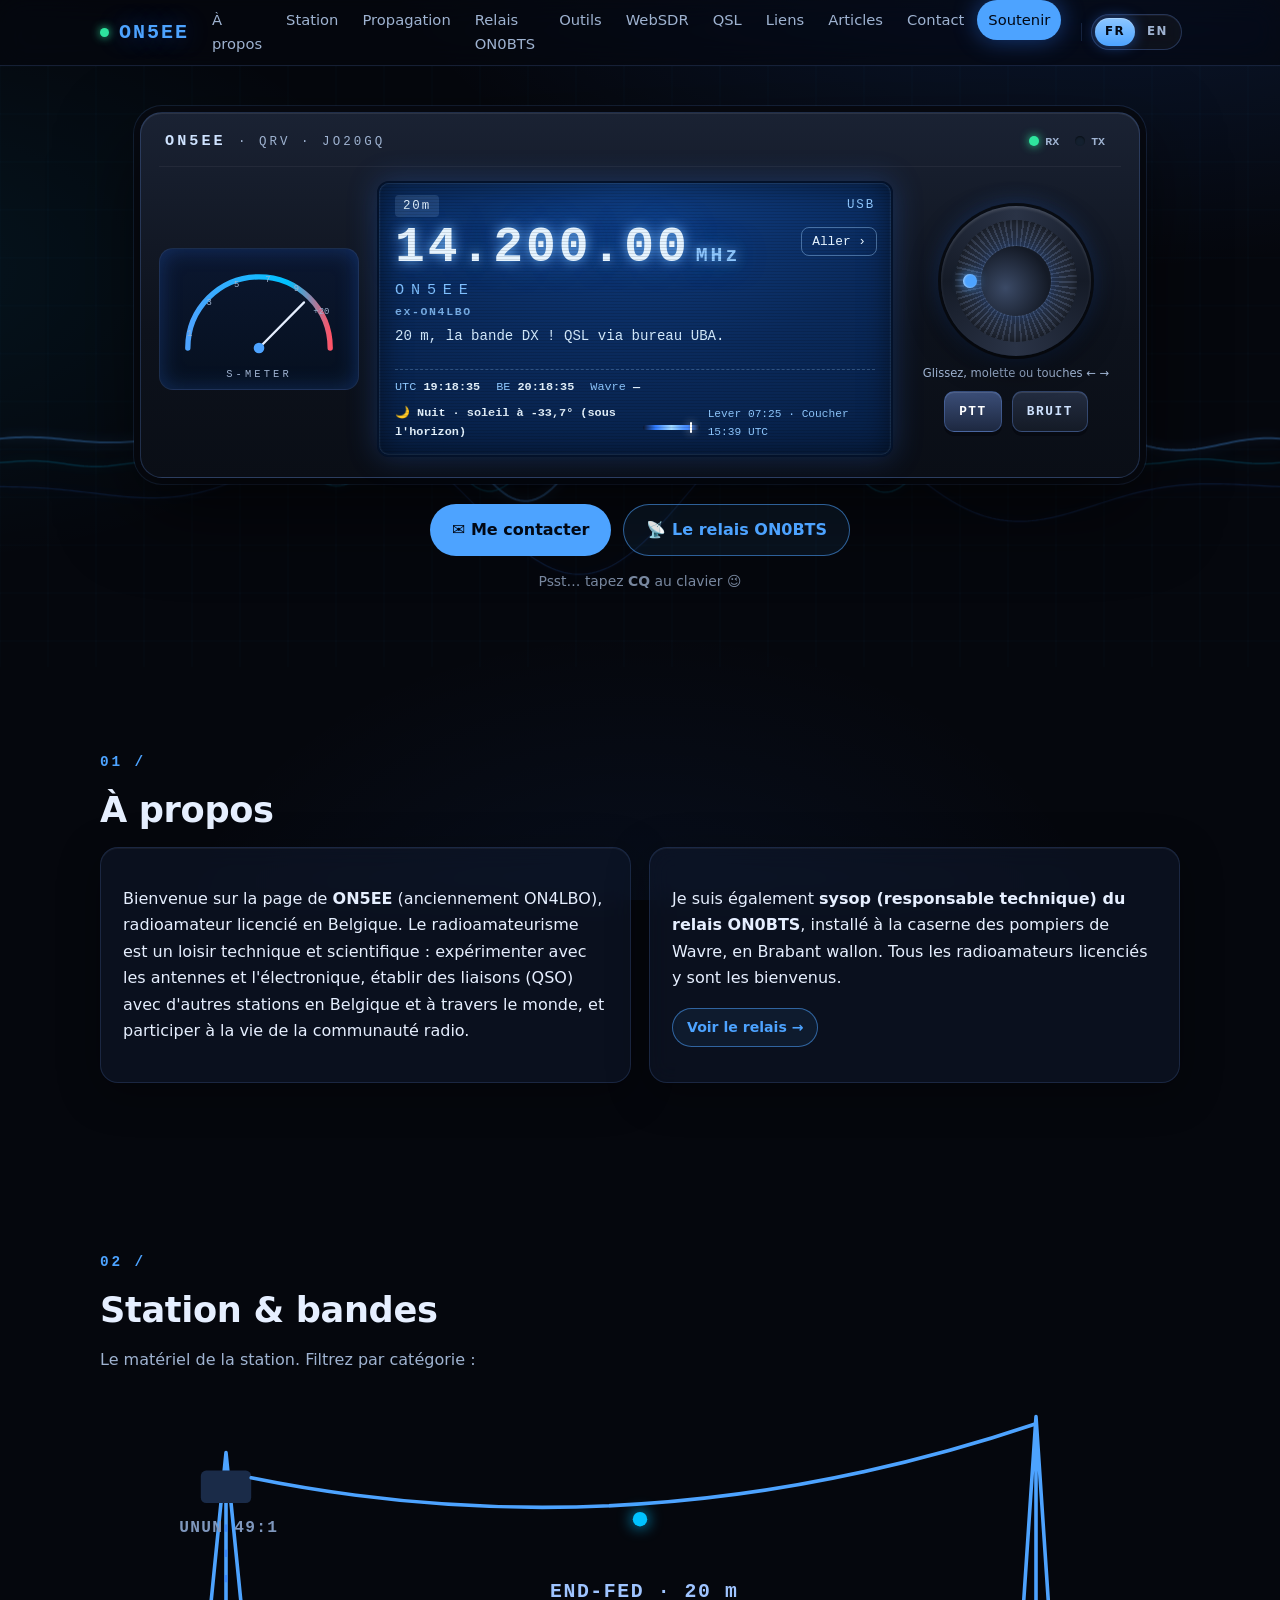
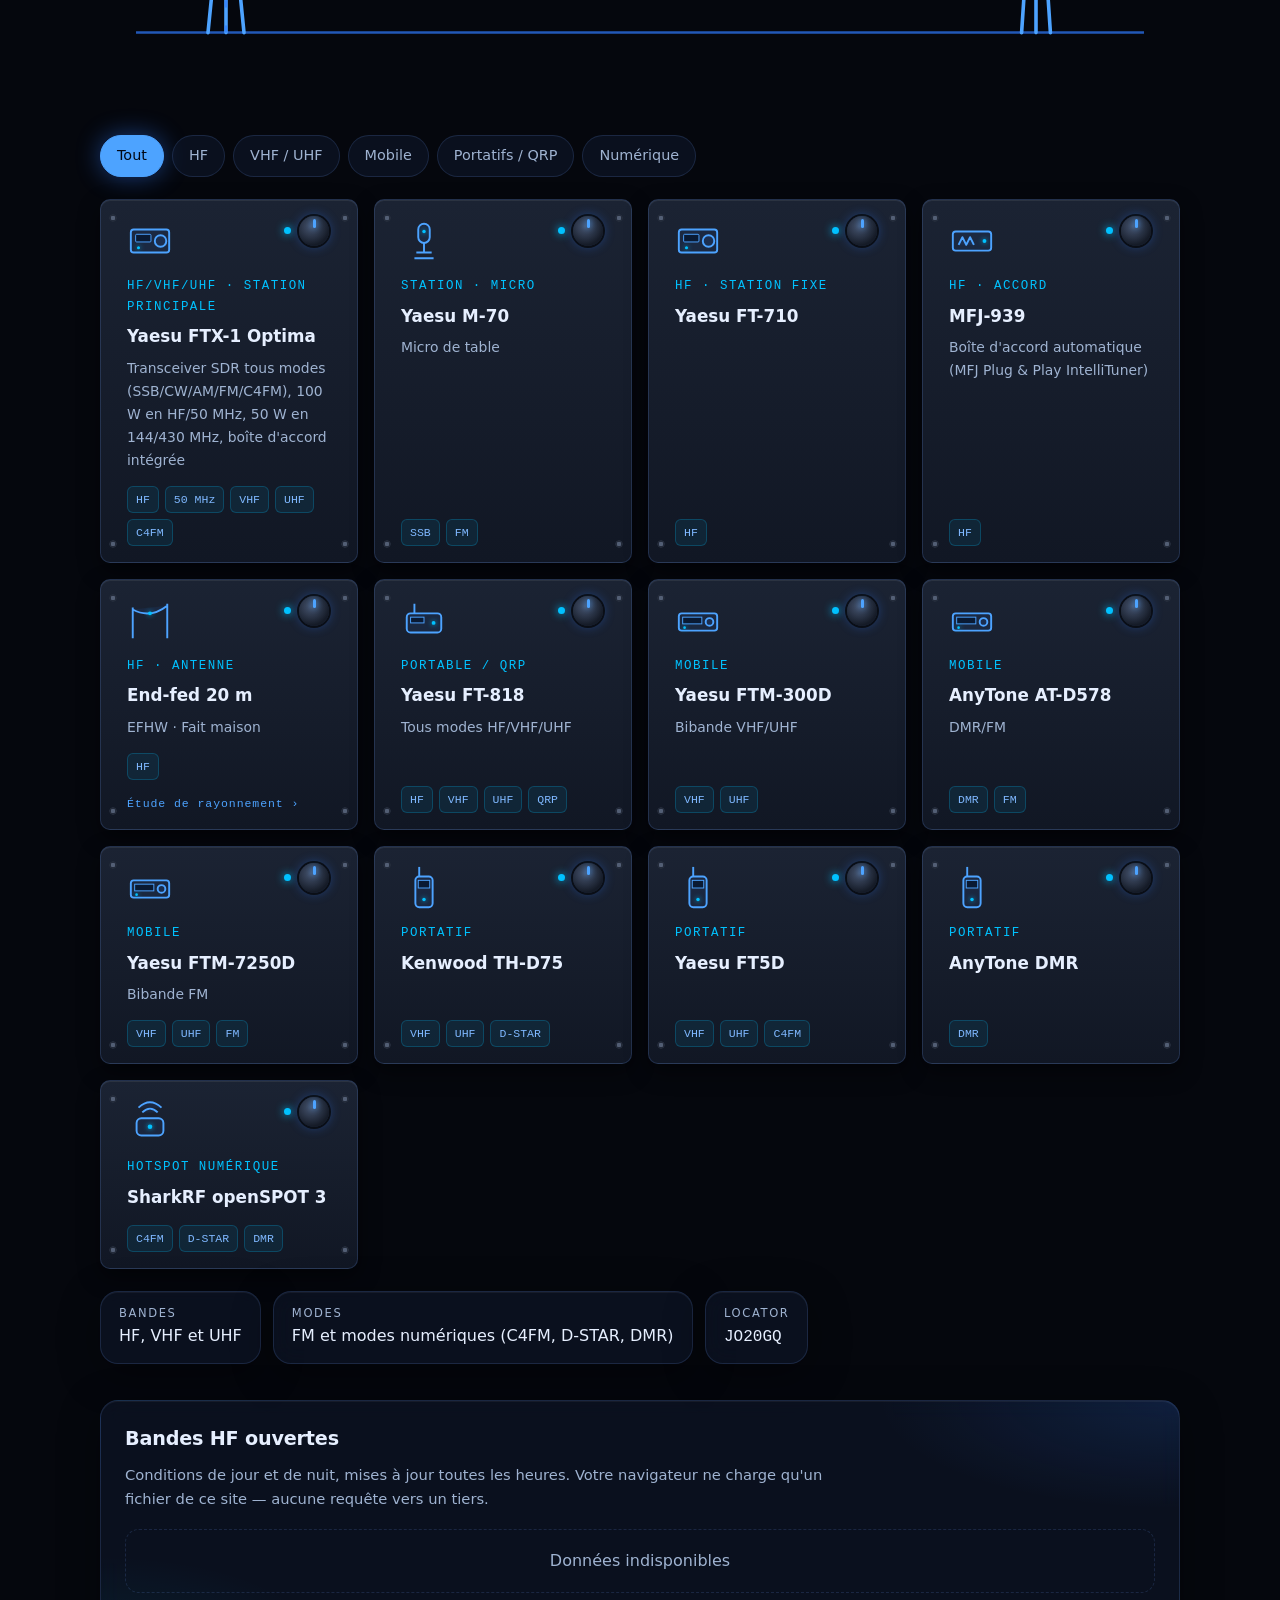
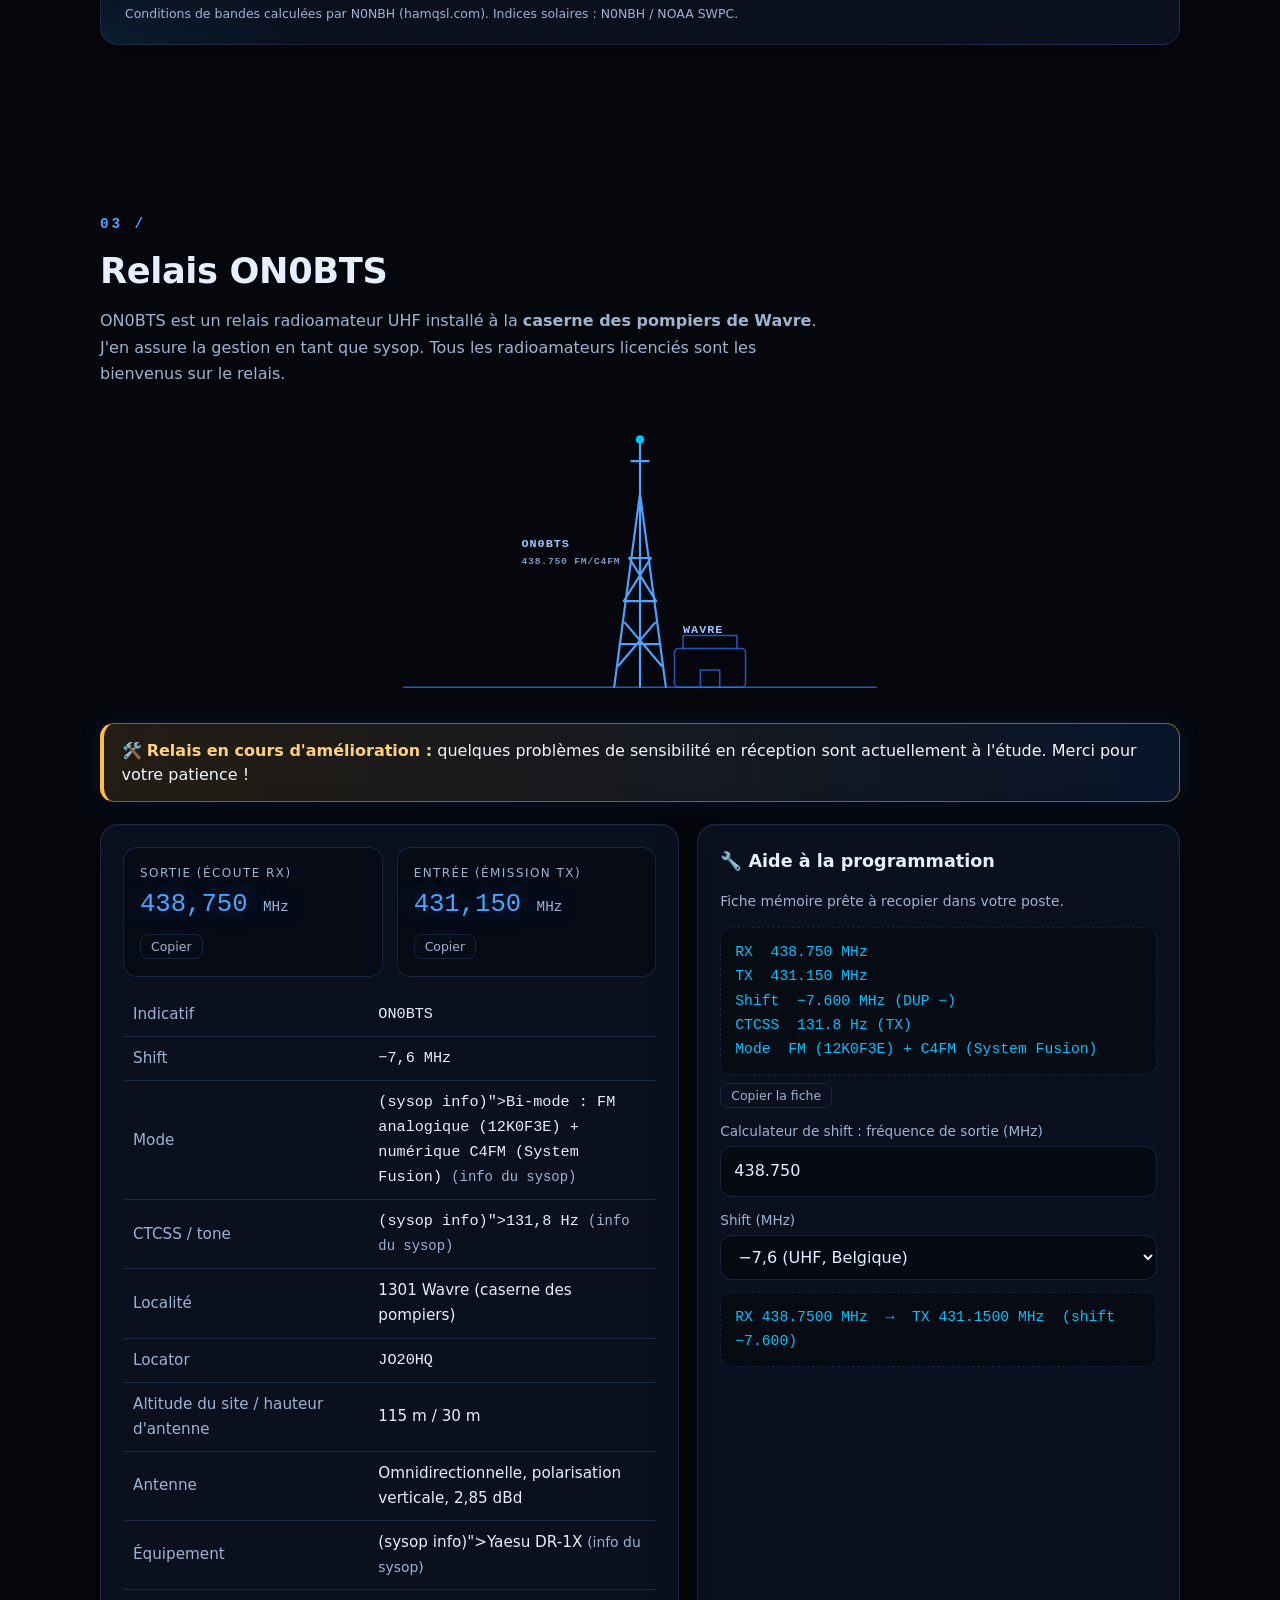
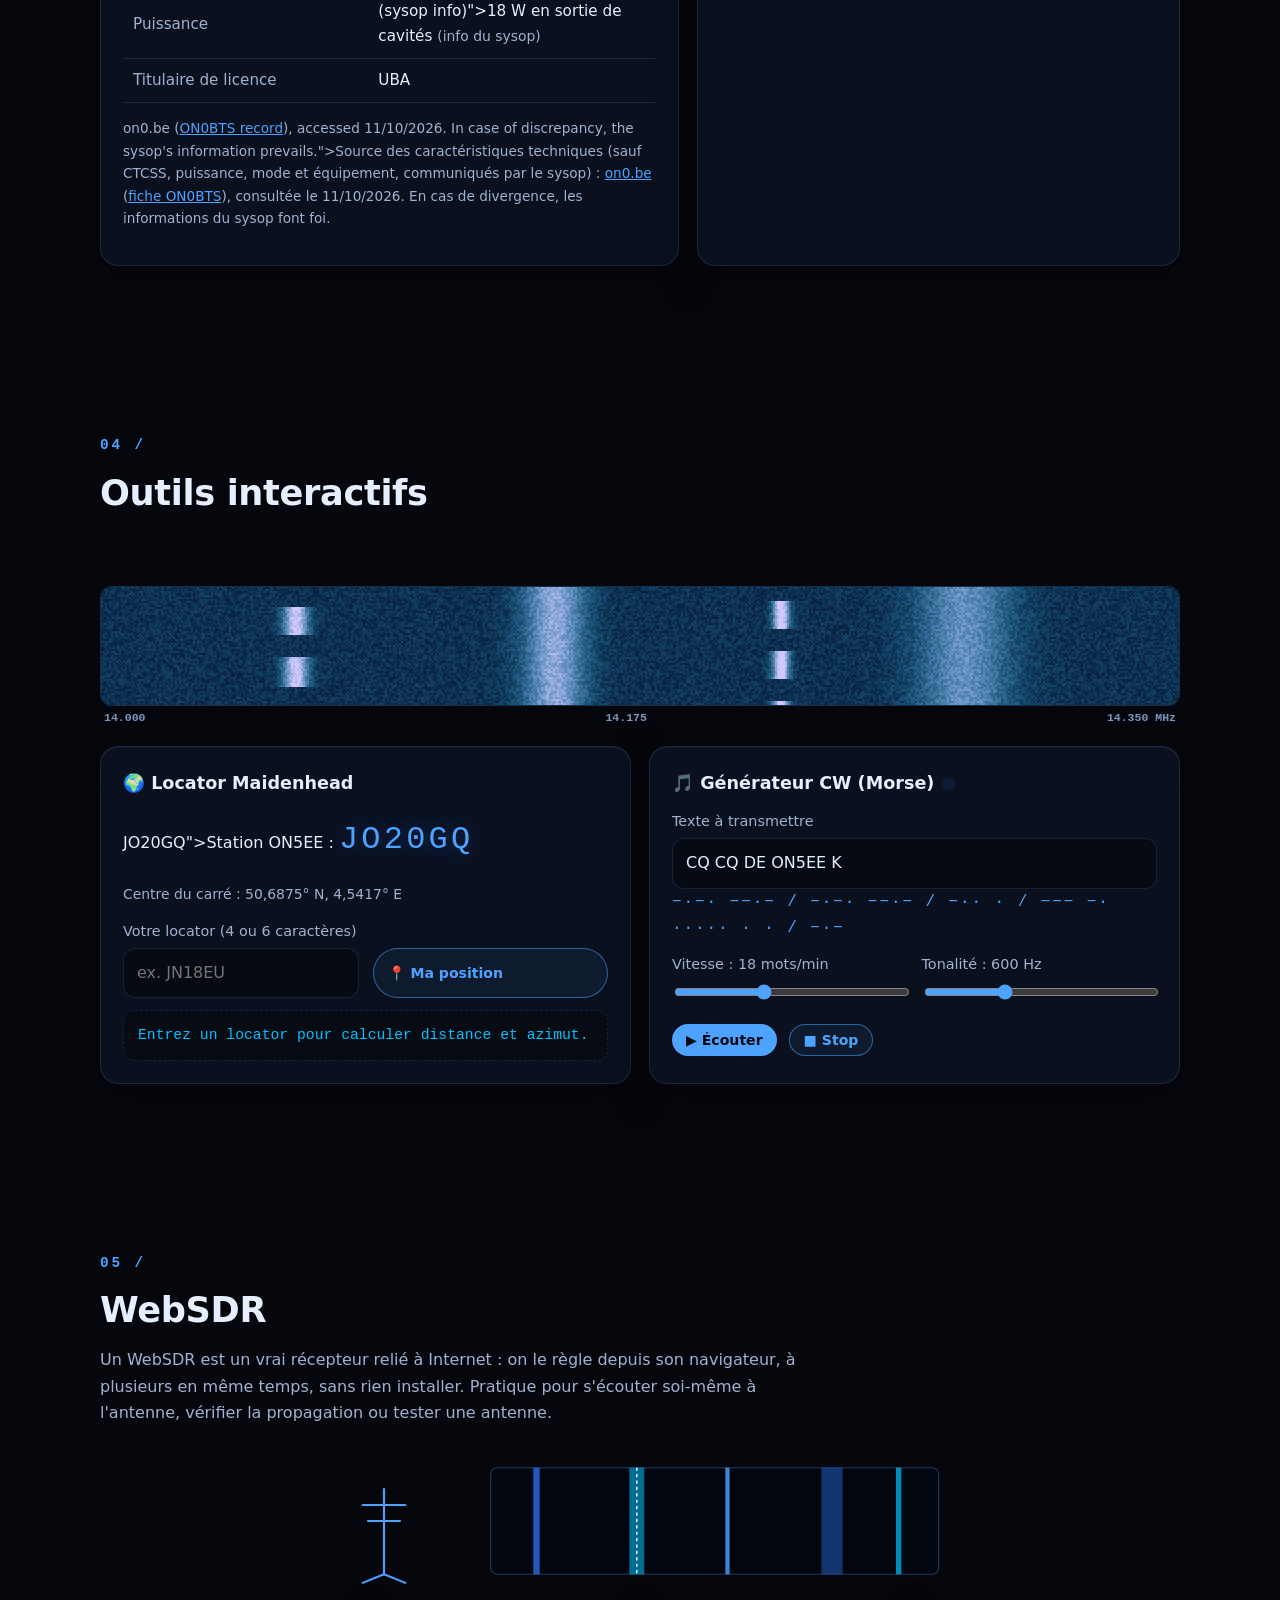
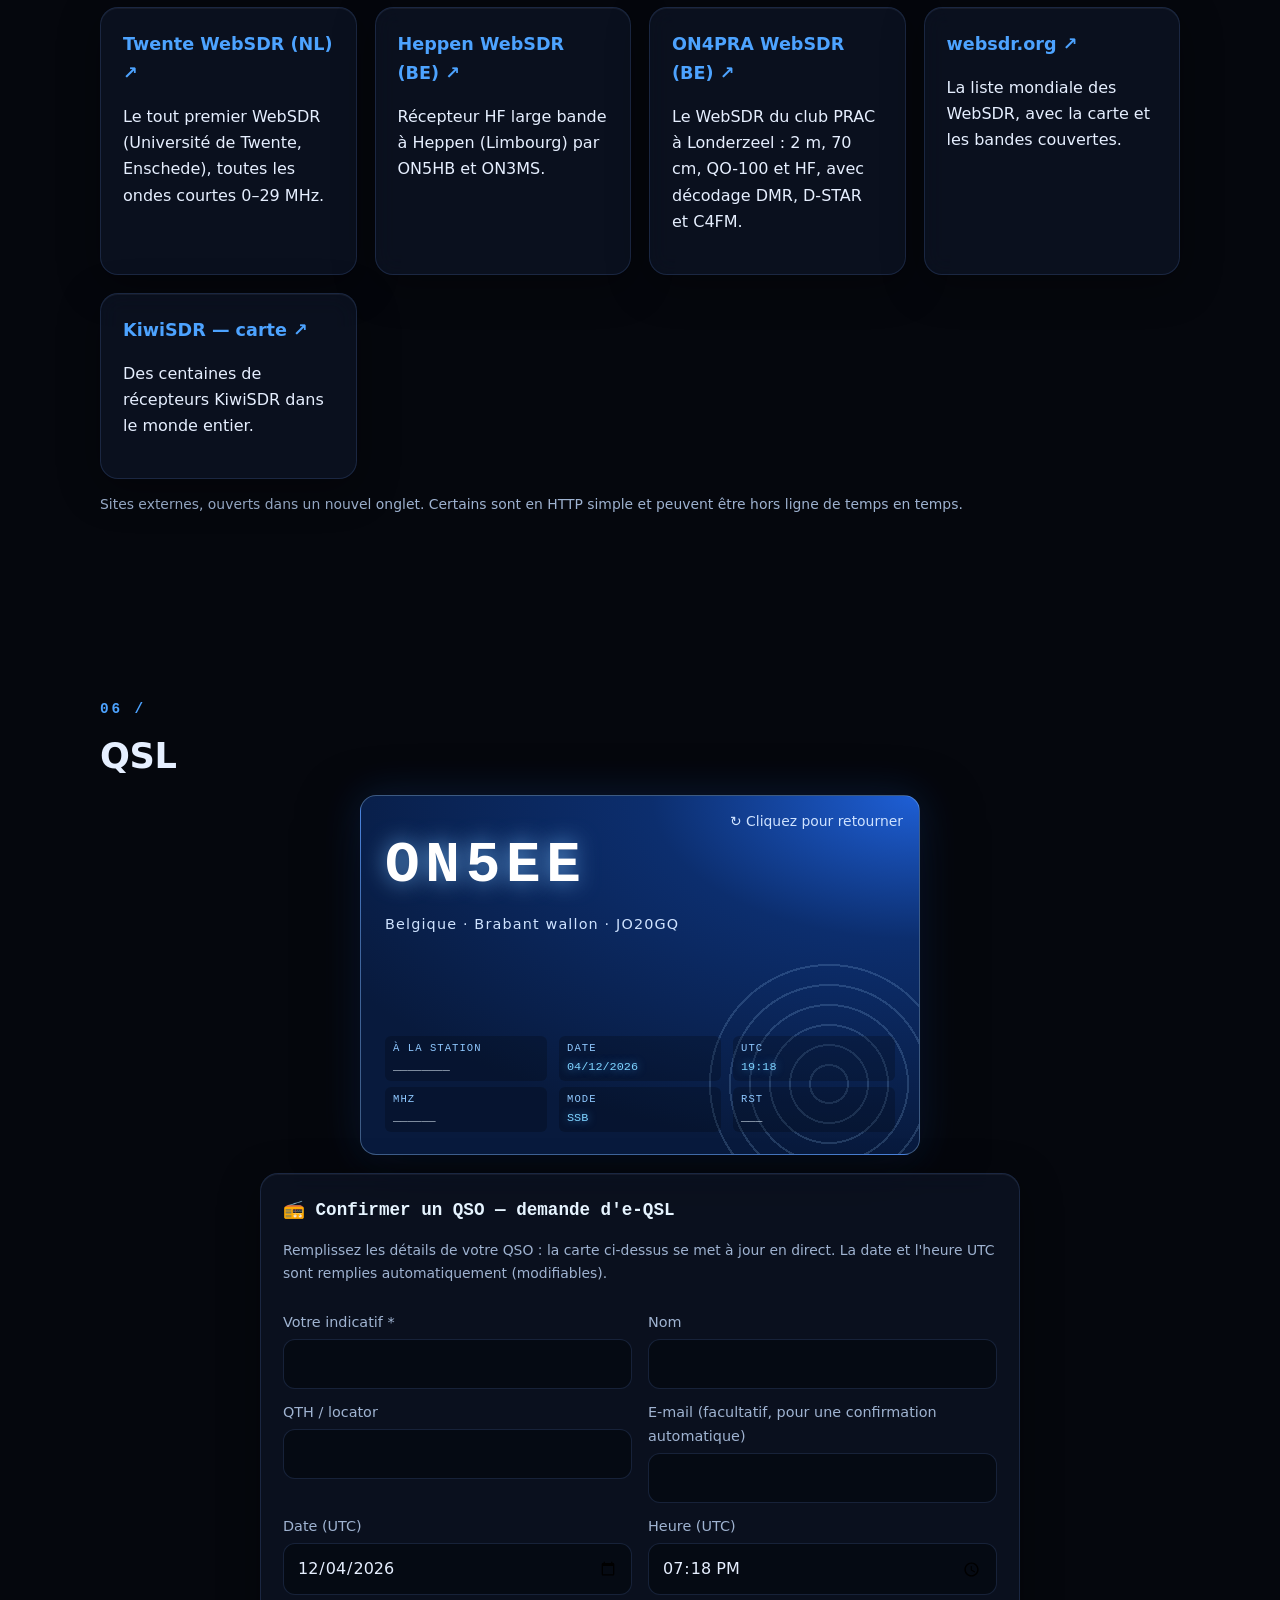
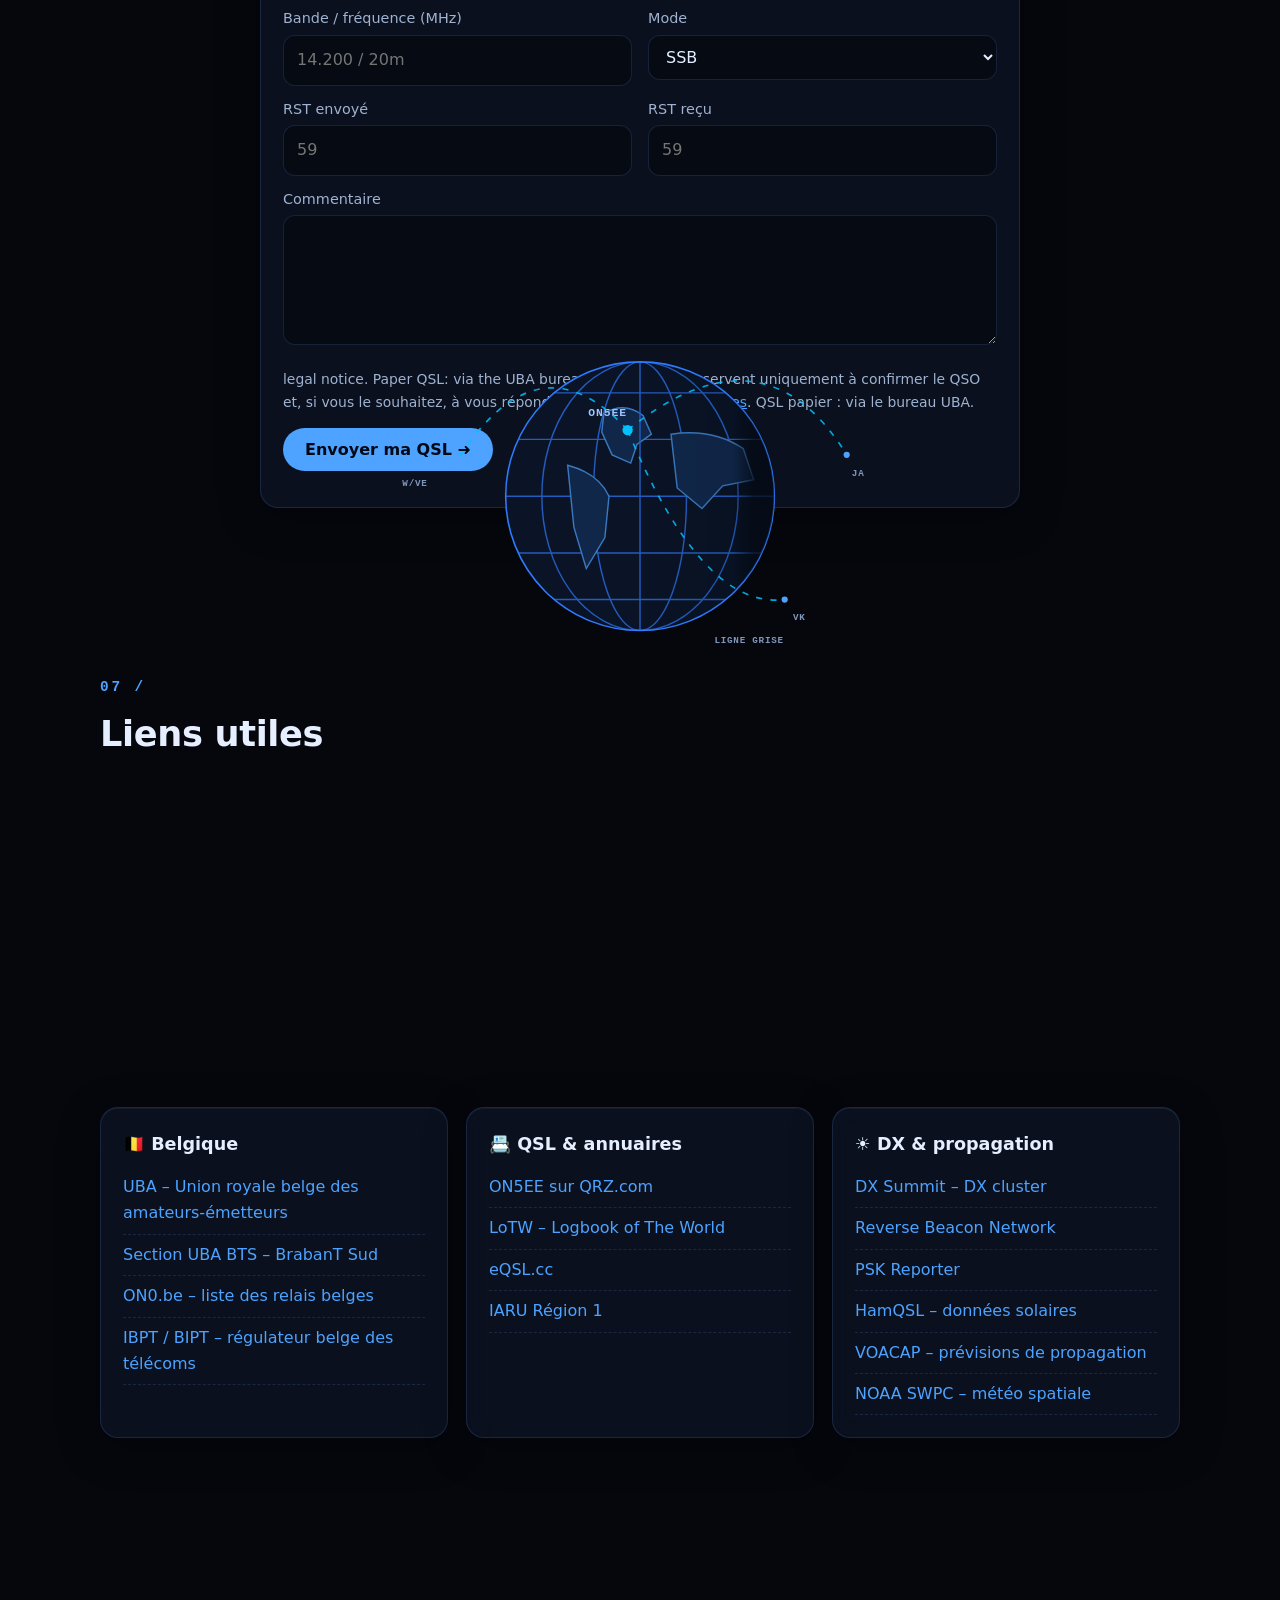
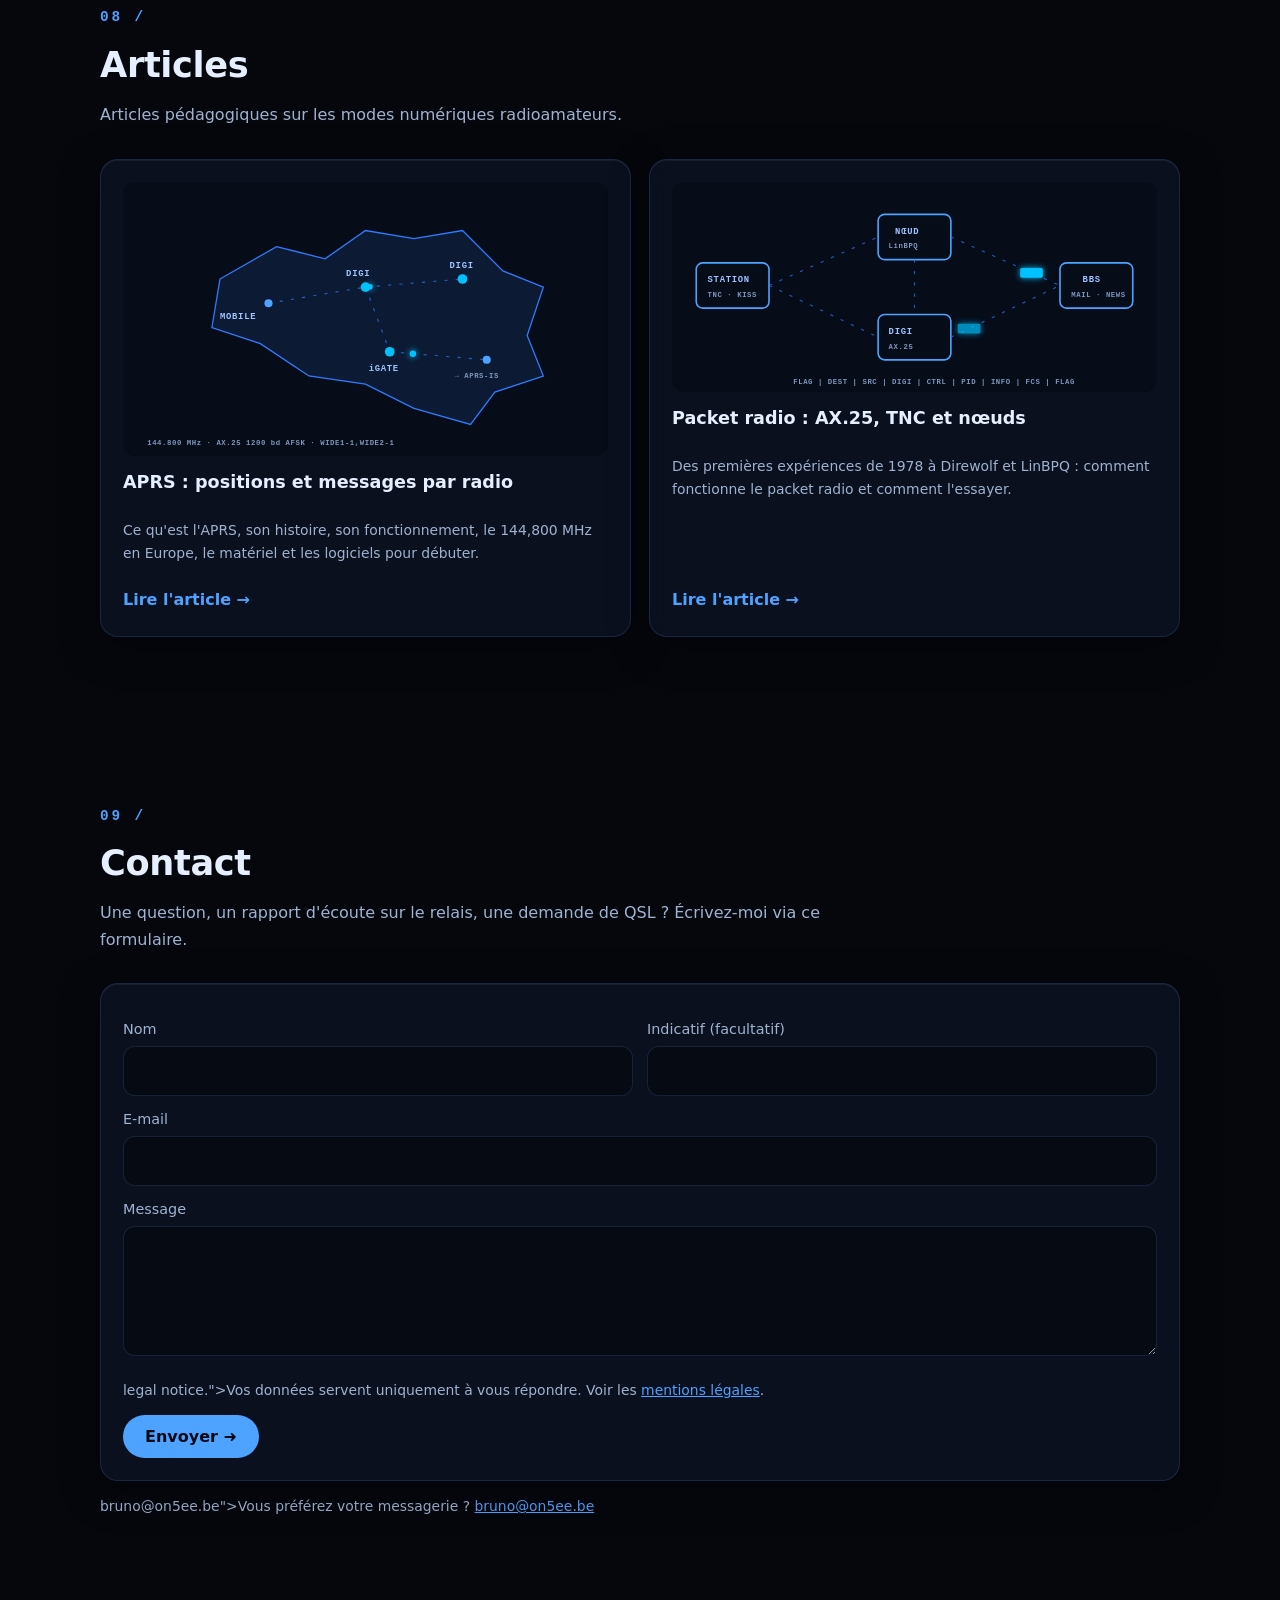
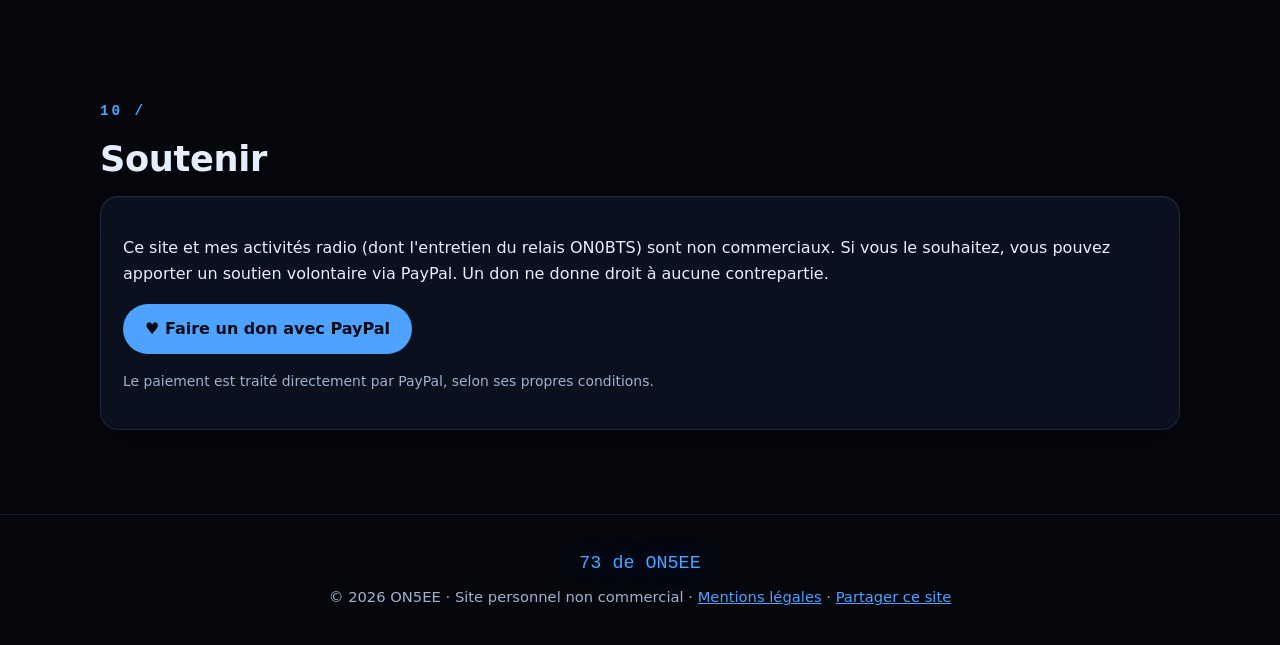
<file: index.html>
<!DOCTYPE html>
<html lang="fr-BE">
<head>
<meta charset="utf-8">
<meta name="viewport" content="width=device-width,initial-scale=1">
<title data-en="ON5EE – Belgian amateur radio station · ON0BTS repeater">ON5EE – Station radioamateur belge · Relais ON0BTS</title>
<meta name="description" content="Site personnel de ON5EE, radioamateur belge, sysop du relais ON0BTS à Wavre.">
<meta name="theme-color" content="#05070d">
<link rel="icon" href="data:image/svg+xml,%3Csvg xmlns='http://www.w3.org/2000/svg' viewBox='0 0 64 64'%3E%3Crect width='64' height='64' rx='12' fill='%2305070d'/%3E%3Cpath d='M32 14v36M20 50h24M32 14l-8 16M32 14l8 16' stroke='%234da3ff' stroke-width='4' fill='none' stroke-linecap='round'/%3E%3C/svg%3E">
<link rel="canonical" href="https://on5ee.be/">
<link rel="stylesheet" href="style.css">
<link rel="stylesheet" href="fun.css">
<link rel="stylesheet" href="illu.css">
<link rel="stylesheet" href="etude-antenne.css">
<link rel="stylesheet" href="propagation.css">
</head>
<body>
<a class="skip" href="#main" data-en="Skip to content">Aller au contenu</a>
<header class="nav"><div class="wrap">
  <a class="brand" href="#top"><span class="dot" aria-hidden="true"></span>ON5EE</a>
  <button class="langbtn langtop" type="button" data-setlang aria-label="English version" data-en-aria-label="Version française"><span class="lf">FR</span><span class="sep">/</span><span class="le">EN</span></button>
  <button class="burger" id="burger" aria-label="Ouvrir le menu" aria-expanded="false" aria-controls="menu" data-en-aria-label="Open menu">☰</button>
  <nav id="menu" aria-label="Navigation principale" data-en-aria-label="Main navigation"><ul>
    <li><a href="#apropos" data-en="About">À propos</a></li>
    <li><a href="#station">Station</a></li>
    <li><a href="#propagation" data-en="Propagation">Propagation</a></li>
    <li><a href="#relais" data-en="ON0BTS repeater">Relais ON0BTS</a></li>
    <li><a href="#outils" data-en="Tools">Outils</a></li>
    <li><a href="#websdr">WebSDR</a></li>
    <li><a href="#qsl">QSL</a></li>
    <li><a href="#liens" data-en="Links">Liens</a></li>
    <li><a href="#articles">Articles</a></li>
    <li><a href="#contact">Contact</a></li>
    <li class="langli"><button class="langbtn" type="button" data-setlang aria-label="English version" data-en-aria-label="Version française"><span class="lf">FR</span><span class="sep">/</span><span class="le">EN</span></button></li>
    <li><a href="#soutenir" data-en="Support">Soutenir</a></li>
  </ul></nav>
</div></header>

<div class="hero fun" id="top">
  <canvas id="scope" aria-hidden="true"></canvas>
  <div class="wrap">
    <div class="rig" role="group" aria-label="Transceiver virtuel ON5EE" data-en-aria-label="ON5EE virtual transceiver">
      <div class="rig-top">
        <span class="rig-brand">ON5EE <em>· QRV · JO20GQ</em></span>
        <span class="leds"><span class="led2 rx" id="ledrx" aria-hidden="true"></span><b>RX</b><span class="led2 tx" id="ledtx" aria-hidden="true"></span><b>TX</b></span>
      </div>
      <div class="rig-body">
        <div class="smeter" aria-hidden="true">
          <svg viewBox="0 0 200 120"><defs><linearGradient id="sg" x1="0" x2="1"><stop offset="0" stop-color="#4da3ff"/><stop offset=".7" stop-color="#00c2ff"/><stop offset="1" stop-color="#ff5468"/></linearGradient></defs>
            <path d="M20 100 A80 80 0 0 1 180 100" fill="none" stroke="url(#sg)" stroke-width="6" stroke-linecap="round"/>
            <g class="ticks" font-family="ui-monospace,monospace" font-size="10" fill="#9fb3d1" text-anchor="middle"><text x="22" y="86">1</text><text x="44" y="52">3</text><text x="75" y="32">5</text><text x="110" y="26">7</text><text x="142" y="36">9</text><text x="170" y="62">+20</text></g>
            <line id="needle" x1="100" y1="100" x2="100" y2="28" stroke="#e6efff" stroke-width="2.5" stroke-linecap="round"/>
            <circle cx="100" cy="100" r="6" fill="#4da3ff"/>
          </svg>
          <div class="smlabel">S-METER</div>
        </div>
        <div class="lcd" aria-live="polite">
          <div class="lcd-row1"><span class="band" id="lcdband">20m</span><span class="mode">FM · USB</span></div>
          <div class="lcd-freq" id="lcdfreq">14.200.00</div>
          <div class="lcd-call">ON5EE</div>
          <div class="lcd-ex" data-en="formerly ON4LBO">ex-ON4LBO</div>
          <div class="lcd-msg" id="lcdmsg">…</div>
          <a class="lcd-go" id="lcdgo" href="#qsl">→</a>
          <div class="lcd-clocks">
            <span>UTC <b id="utc">--:--:--</b></span>
            <span><i data-en="BE">BE</i> <b id="local">--:--:--</b></span>
            <span class="wx" title="Température actuelle à Wavre (Open-Meteo)" data-en-title="Current temperature in Wavre (Open-Meteo)">Wavre <b id="wxtemp">—</b></span>
            <span class="daynight" title="Hauteur du soleil calculée pour JO20GQ" data-en-title="Sun elevation computed for JO20GQ"><b id="sunstate">…</b><span class="bar" aria-hidden="true"><i id="sunmark"></i></span><small id="suntimes"></small></span>
          </div>
        </div>
        <div class="controls">
          <div class="vfo" id="vfo" role="slider" tabindex="0" aria-label="Bouton VFO : tourner pour changer de bande" data-en-aria-label="VFO knob: turn to change band" aria-valuemin="0" aria-valuemax="7" aria-valuenow="3" aria-valuetext="20m">
            <div class="vfo-dial" id="vfodial"><span class="dimple"></span></div>
          </div>
          <div class="vfo-hint small" data-en="Drag, scroll or ← → keys">Glissez, molette ou touches ← →</div>
          <div class="rig-btns">
            <button class="rigbtn ptt" id="ptt" type="button" aria-label="PTT : jouer CQ en Morse" data-en-aria-label="PTT: play CQ in Morse">PTT</button>
            <button class="rigbtn" id="noise" type="button" aria-pressed="false" data-en="NOISE">BRUIT</button>
          </div>
        </div>
      </div>
    </div>
    <div class="btns" style="margin-top:26px">
      <a class="btn" href="#contact" data-en="✉ Contact me">✉ Me contacter</a>
      <a class="btn ghost" href="#relais" data-en="📡 The ON0BTS repeater">📡 Le relais ON0BTS</a>
    </div>
    <p class="small egg-hint" data-en="Psst… type <b>CQ</b> on your keyboard 😉">Psst… tapez <b>CQ</b> au clavier 😉</p>
  </div>
</div>

<main id="main">
<section id="apropos"><div class="wrap">
  <h2 class="reveal"><span class="n">01 /</span><span data-en="About">À propos</span></h2>
  <div class="grid">
    <div class="glass card reveal">
      <p data-en="Welcome to the page of <strong>ON5EE</strong> (formerly ON4LBO), a licensed radio amateur in Belgium. Amateur radio is a technical and scientific hobby: experimenting with antennas and electronics, making contacts (QSOs) with other stations in Belgium and around the world, and taking part in the life of the radio community.">Bienvenue sur la page de <strong>ON5EE</strong> (anciennement ON4LBO), radioamateur licencié en Belgique. Le radioamateurisme est un loisir technique et scientifique : expérimenter avec les antennes et l'électronique, établir des liaisons (QSO) avec d'autres stations en Belgique et à travers le monde, et participer à la vie de la communauté radio.</p>
    </div>
    <div class="glass card reveal">
      <p data-en="I am also the <strong>sysop (technical manager) of the ON0BTS repeater</strong>, installed at the Wavre fire station, in Walloon Brabant. All licensed radio amateurs are welcome on it.">Je suis également <strong>sysop (responsable technique) du relais ON0BTS</strong>, installé à la caserne des pompiers de Wavre, en Brabant wallon. Tous les radioamateurs licenciés y sont les bienvenus.</p>
      <a class="btn sm ghost" href="#relais" data-en="See the repeater →">Voir le relais →</a>
    </div>
  </div>
</div></section>

<section id="station"><div class="wrap">
  <h2 class="reveal"><span class="n">02 /</span><span data-en="Station & bands">Station & bandes</span></h2>
  <p class="lead reveal" data-en="The station equipment. Filter by category:">Le matériel de la station. Filtrez par catégorie :</p>
  <div class="illu-wrap reveal"><svg class="illu" viewBox="0 0 600 170" role="img" aria-label="Illustration : antenne end-fed de 20 m" data-en-aria-label="Illustration: 20 m end-fed antenna" data-parallax=".04">
<path class="st2" d="M20 160H580"/>
<path class="st" d="M70 160V60M60 160L70 60L80 160"/><path class="st" d="M520 160V40M512 160L520 40L528 160"/>
<rect class="dim" x="56" y="70" width="28" height="18" rx="3"/><text class="lbl s" x="44" y="104">UNUN 49:1</text>
<path class="st draw" style="--len:520" d="M84 74Q300 118 520 44"/>
<path class="st2 flow" d="M70 160V96"/>
<circle class="pkt pulse" cx="300" cy="97" r="4"/>
<text class="lbl" x="250" y="140">END-FED · 20 m</text></svg></div>
  <div class="filters reveal" role="group" aria-label="Filtrer l'équipement" data-en-aria-label="Filter equipment">
    <button class="chip" data-f="all" aria-pressed="true" data-en="All">Tout</button>
    <button class="chip" data-f="hf" aria-pressed="false">HF</button>
    <button class="chip" data-f="vu" aria-pressed="false">VHF / UHF</button>
    <button class="chip" data-f="mobile" aria-pressed="false">Mobile</button>
    <button class="chip" data-f="portable" aria-pressed="false" data-en="Handhelds / QRP">Portatifs / QRP</button>
    <button class="chip" data-f="num" aria-pressed="false" data-en="Digital">Numérique</button>
  </div>
  <div class="gear" id="gear">
    <div class="glass card reveal" data-t="hf vu num"><svg class="gico" viewBox="0 0 48 48" aria-hidden="true" focusable="false"><rect class="st" x="4" y="12" width="40" height="24" rx="3"/><rect x="9" y="17" width="16" height="8" rx="1" fill="#0a1a33" stroke="#4da3ff"/><circle class="st" cx="35" cy="24" r="6"/><circle class="k" cx="12" cy="31" r="1.6"/></svg><span class="role" data-en="HF/VHF/UHF · Main station">HF/VHF/UHF · Station principale</span><span class="name">Yaesu FTX-1 Optima</span><span class="small" data-en="SDR all-mode transceiver (SSB/CW/AM/FM/C4FM), 100 W on HF/50 MHz, 50 W on 144/430 MHz, built-in tuner">Transceiver SDR tous modes (SSB/CW/AM/FM/C4FM), 100 W en HF/50 MHz, 50 W en 144/430 MHz, boîte d'accord intégrée</span><div class="tags"><span class="tag">HF</span><span class="tag">50 MHz</span><span class="tag">VHF</span><span class="tag">UHF</span><span class="tag">C4FM</span></div></div>
    <div class="glass card reveal" data-t="hf vu"><svg class="gico" viewBox="0 0 48 48" aria-hidden="true" focusable="false"><rect class="st" x="18" y="6" width="12" height="20" rx="6"/><path class="st" d="M24 26v10M14 42h20M16 36h16"/><circle class="k" cx="24" cy="14" r="1.8"/></svg><span class="role" data-en="Station · Microphone">Station · Micro</span><span class="name">Yaesu M-70</span><span class="small" data-en="Desktop microphone">Micro de table</span><div class="tags"><span class="tag">SSB</span><span class="tag">FM</span></div></div>
    <div class="glass card reveal" data-t="hf"><svg class="gico" viewBox="0 0 48 48" aria-hidden="true" focusable="false"><rect class="st" x="4" y="12" width="40" height="24" rx="3"/><rect x="9" y="17" width="16" height="8" rx="1" fill="#0a1a33" stroke="#4da3ff"/><circle class="st" cx="35" cy="24" r="6"/><circle class="k" cx="12" cy="31" r="1.6"/></svg><span class="role" data-en="HF · Base station">HF · Station fixe</span><span class="name">Yaesu FT-710</span><div class="tags"><span class="tag">HF</span></div></div>
    <div class="glass card reveal" data-t="hf"><svg class="gico" viewBox="0 0 48 48" aria-hidden="true" focusable="false"><rect class="st" x="4" y="14" width="40" height="20" rx="3"/><path class="st" d="M10 28l4-8 4 8 4-8 4 8"/><circle class="k" cx="37" cy="24" r="2"/></svg><span class="role" data-en="HF · Tuner">HF · Accord</span><span class="name">MFJ-939</span><span class="small" data-en="Automatic antenna tuner (MFJ Plug & Play IntelliTuner)">Boîte d'accord automatique (MFJ Plug & Play IntelliTuner)</span><div class="tags"><span class="tag">HF</span></div></div>
    <div class="glass card reveal card-etude" id="card-efhw" data-t="hf" role="button" tabindex="0" aria-haspopup="dialog" aria-controls="etude-efhw" aria-expanded="false" aria-label="End-fed 20 m : ouvrir l'étude de rayonnement" data-en-aria-label="End-fed 20 m: open the radiation study"><svg class="gico" viewBox="0 0 48 48" aria-hidden="true" focusable="false"><path class="st" d="M6 42V10M42 42V6M6 12Q24 22 42 8"/><circle class="k" cx="24" cy="16" r="2"/></svg><span class="role" data-en="HF · Antenna">HF · Antenne</span><span class="name">End-fed 20 m</span><span class="small" data-en="Home-made EFHW">EFHW · Fait maison</span><div class="tags"><span class="tag">HF</span></div><span class="etude-hint" data-en="Radiation study ›">Étude de rayonnement ›</span></div>
    <div class="glass card reveal" data-t="hf vu portable"><svg class="gico" viewBox="0 0 48 48" aria-hidden="true" focusable="false"><rect class="st" x="6" y="16" width="36" height="20" rx="4"/><path class="st" d="M14 16V6"/><rect x="10" y="20" width="14" height="6" fill="#0a1a33" stroke="#4da3ff"/><circle class="k" cx="34" cy="26" r="2"/></svg><span class="role">Portable / QRP</span><span class="name">Yaesu FT-818</span><span class="small" data-en="All-mode HF/VHF/UHF">Tous modes HF/VHF/UHF</span><div class="tags"><span class="tag">HF</span><span class="tag">VHF</span><span class="tag">UHF</span><span class="tag">QRP</span></div></div>
    <div class="glass card reveal" data-t="vu mobile"><svg class="gico" viewBox="0 0 48 48" aria-hidden="true" focusable="false"><rect class="st" x="4" y="16" width="40" height="18" rx="3"/><rect x="8" y="20" width="20" height="7" fill="#0a1a33" stroke="#4da3ff"/><circle class="st" cx="36" cy="25" r="4"/><circle class="k" cx="10" cy="31" r="1.4"/></svg><span class="role">Mobile</span><span class="name">Yaesu FTM-300D</span><span class="small" data-en="Dual-band VHF/UHF">Bibande VHF/UHF</span><div class="tags"><span class="tag">VHF</span><span class="tag">UHF</span></div></div>
    <div class="glass card reveal" data-t="vu mobile num"><svg class="gico" viewBox="0 0 48 48" aria-hidden="true" focusable="false"><rect class="st" x="4" y="16" width="40" height="18" rx="3"/><rect x="8" y="20" width="20" height="7" fill="#0a1a33" stroke="#4da3ff"/><circle class="st" cx="36" cy="25" r="4"/><circle class="k" cx="10" cy="31" r="1.4"/></svg><span class="role">Mobile</span><span class="name">AnyTone AT-D578</span><span class="small">DMR/FM</span><div class="tags"><span class="tag">DMR</span><span class="tag">FM</span></div></div>
    <div class="glass card reveal" data-t="vu mobile"><svg class="gico" viewBox="0 0 48 48" aria-hidden="true" focusable="false"><rect class="st" x="4" y="16" width="40" height="18" rx="3"/><rect x="8" y="20" width="20" height="7" fill="#0a1a33" stroke="#4da3ff"/><circle class="st" cx="36" cy="25" r="4"/><circle class="k" cx="10" cy="31" r="1.4"/></svg><span class="role">Mobile</span><span class="name">Yaesu FTM-7250D</span><span class="small" data-en="Dual-band FM">Bibande FM</span><div class="tags"><span class="tag">VHF</span><span class="tag">UHF</span><span class="tag">FM</span></div></div>
    <div class="glass card reveal" data-t="vu portable num"><svg class="gico" viewBox="0 0 48 48" aria-hidden="true" focusable="false"><rect class="st" x="15" y="12" width="18" height="32" rx="4"/><path class="st" d="M19 12V2"/><rect x="18" y="16" width="12" height="8" fill="#0a1a33" stroke="#4da3ff"/><circle class="k" cx="24" cy="36" r="1.8"/></svg><span class="role" data-en="Handheld">Portatif</span><span class="name">Kenwood TH-D75</span><div class="tags"><span class="tag">VHF</span><span class="tag">UHF</span><span class="tag">D-STAR</span></div></div>
    <div class="glass card reveal" data-t="vu portable num"><svg class="gico" viewBox="0 0 48 48" aria-hidden="true" focusable="false"><rect class="st" x="15" y="12" width="18" height="32" rx="4"/><path class="st" d="M19 12V2"/><rect x="18" y="16" width="12" height="8" fill="#0a1a33" stroke="#4da3ff"/><circle class="k" cx="24" cy="36" r="1.8"/></svg><span class="role" data-en="Handheld">Portatif</span><span class="name">Yaesu FT5D</span><div class="tags"><span class="tag">VHF</span><span class="tag">UHF</span><span class="tag">C4FM</span></div></div>
    <div class="glass card reveal" data-t="vu portable num"><svg class="gico" viewBox="0 0 48 48" aria-hidden="true" focusable="false"><rect class="st" x="15" y="12" width="18" height="32" rx="4"/><path class="st" d="M19 12V2"/><rect x="18" y="16" width="12" height="8" fill="#0a1a33" stroke="#4da3ff"/><circle class="k" cx="24" cy="36" r="1.8"/></svg><span class="role" data-en="Handheld">Portatif</span><span class="name">AnyTone DMR</span><div class="tags"><span class="tag">DMR</span></div></div>
    <div class="glass card reveal" data-t="num"><svg class="gico" viewBox="0 0 48 48" aria-hidden="true" focusable="false"><rect class="st" x="10" y="20" width="28" height="18" rx="5"/><path class="st" d="M16 14q8-8 16 0M12 9q12-11 24 0"/><circle class="k" cx="24" cy="29" r="2.4"/></svg><span class="role" data-en="Digital hotspot">Hotspot numérique</span><span class="name">SharkRF openSPOT 3</span><div class="tags"><span class="tag">C4FM</span><span class="tag">D-STAR</span><span class="tag">DMR</span></div></div>
  </div>
  <div class="facts reveal">
    <div class="glass fact"><b data-en="Bands">Bandes</b><span data-en="HF, VHF and UHF">HF, VHF et UHF</span></div>
    <div class="glass fact"><b>Modes</b><span data-en="FM and digital modes (C4FM, D-STAR, DMR)">FM et modes numériques (C4FM, D-STAR, DMR)</span></div>
    <div class="glass fact"><b>Locator</b><span class="mono">JO20GQ</span></div>
  </div>
  <div class="prop-panel glass reveal" id="propagation">
    <div class="prop-head">
      <h3 data-en="Open HF bands">Bandes HF ouvertes</h3>
      <p class="prop-updated" id="prop-updated"></p>
    </div>
    <p class="prop-lead" data-en="Day and night conditions, updated hourly. Your browser only loads a file from this website — no third-party request.">Conditions de jour et de nuit, mises à jour toutes les heures. Votre navigateur ne charge qu'un fichier de ce site — aucune requête vers un tiers.</p>
    <div id="prop-body">
      <p class="prop-wait" data-en="Loading…">Chargement…</p>
    </div>
    <p class="prop-credit" data-en="Calculated band conditions: N0NBH (hamqsl.com). Solar indices: N0NBH / NOAA SWPC.">Conditions de bandes calculées par N0NBH (hamqsl.com). Indices solaires : N0NBH / NOAA SWPC.</p>
  </div>
</div></section>

<section id="relais"><div class="wrap">
  <h2 class="reveal"><span class="n">03 /</span><span data-en="ON0BTS repeater">Relais ON0BTS</span></h2>
  <p class="lead reveal" data-en="ON0BTS is a UHF amateur radio repeater installed at the <strong>Wavre fire station</strong>. I manage it as sysop. All licensed radio amateurs are welcome on the repeater.">ON0BTS est un relais radioamateur UHF installé à la <strong>caserne des pompiers de Wavre</strong>. J'en assure la gestion en tant que sysop. Tous les radioamateurs licenciés sont les bienvenus sur le relais.</p>
  <div class="illu-wrap reveal" style="max-width:560px;margin-inline:auto"><svg class="illu" viewBox="0 0 520 260" role="img" aria-label="Illustration : pylône du relais ON0BTS émettant des ondes" data-en-aria-label="Illustration: ON0BTS repeater mast radiating waves">
<g><circle class="ring" cx="260" cy="58" r="120"/><circle class="ring d1" cx="260" cy="58" r="120"/><circle class="ring d2" cx="260" cy="58" r="120"/></g>
<path class="st draw" style="--len:1400" d="M260 40V250M236 250L260 70L284 250M241 210H279M246 170H274M251 130H269M240 230L274 190M280 230L246 190M245 170L270 130M275 170L250 130"/>
<path class="st" d="M252 40h16M260 22v18"/><circle class="fc blink" cx="260" cy="20" r="4"/>
<rect class="st2" x="292" y="214" width="66" height="36" rx="4"/><path class="st2" d="M300 214v-12h50v12M316 250v-16h18v16"/>
<text class="lbl" x="300" y="200">WAVRE</text><text class="lbl" x="150" y="120">ON0BTS</text><text class="lbl s" x="150" y="136">438.750 FM/C4FM</text>
<path class="st2" d="M40 250H480"/></svg></div>
  <div class="notice reveal" role="status"><span data-en="🛠️ <strong>Repeater being improved:</strong> some receive sensitivity issues are currently under investigation. Thanks for your patience!">🛠️ <strong>Relais en cours d'amélioration :</strong> quelques problèmes de sensibilité en réception sont actuellement à l'étude. Merci pour votre patience !</span></div>
  <div class="rep">
    <div class="glass card reveal">
      <div class="freqs">
        <div class="freq"><small data-en="Output (listen RX)">Sortie (écoute RX)</small><div class="v">438,750 <u>MHz</u></div><button class="copy" data-en="Copy" data-copy="438.750">Copier</button></div>
        <div class="freq"><small data-en="Input (transmit TX)">Entrée (émission TX)</small><div class="v">431,150 <u>MHz</u></div><button class="copy" data-en="Copy" data-copy="431.150">Copier</button></div>
      </div>
      <table class="specs">
        <tr><th data-en="Callsign">Indicatif</th><td class="mono">ON0BTS</td></tr>
        <tr><th>Shift</th><td class="mono" data-en="−7.6 MHz">−7,6 MHz</td></tr>
        <tr><th>Mode</th><td class="mono" data-en="Dual mode: analog FM (12K0F3E) + C4FM digital (System Fusion) <span class="small">(sysop info)</span>">Bi-mode : FM analogique (12K0F3E) + numérique C4FM (System Fusion) <span class="small">(info du sysop)</span></td></tr>
        <tr><th>CTCSS / tone</th><td class="mono" data-en="131.8 Hz <span class="small">(sysop info)</span>">131,8 Hz <span class="small">(info du sysop)</span></td></tr>
        <tr><th data-en="Location">Localité</th><td data-en="1301 Wavre (fire station)">1301 Wavre (caserne des pompiers)</td></tr>
        <tr><th>Locator</th><td class="mono">JO20HQ</td></tr>
        <tr><th data-en="Site altitude / antenna height">Altitude du site / hauteur d'antenne</th><td>115 m / 30 m</td></tr>
        <tr><th data-en="Antenna">Antenne</th><td data-en="Omnidirectional, vertical polarisation, 2.85 dBd">Omnidirectionnelle, polarisation verticale, 2,85 dBd</td></tr>
        <tr><th data-en="Equipment">Équipement</th><td data-en="Yaesu DR-1X <span class="small">(sysop info)</span>">Yaesu DR-1X <span class="small">(info du sysop)</span></td></tr>
        <tr><th data-en="Power">Puissance</th><td data-en="18 W at cavity output <span class="small">(sysop info)</span>">18 W en sortie de cavités <span class="small">(info du sysop)</span></td></tr>
        <tr><th data-en="Licence holder">Titulaire de licence</th><td>UBA</td></tr>
      </table>
      <p class="src" data-en="Technical data source (except CTCSS, power, mode and equipment, provided by the sysop): <a href="https://on0.be/" target="_blank" rel="noopener">on0.be</a> (<a href="https://on0.be/api/public/repeaters/ON0BTS" target="_blank" rel="noopener">ON0BTS record</a>), accessed 11/10/2026. In case of discrepancy, the sysop's information prevails.">Source des caractéristiques techniques (sauf CTCSS, puissance, mode et équipement, communiqués par le sysop) : <a href="https://on0.be/" target="_blank" rel="noopener">on0.be</a> (<a href="https://on0.be/api/public/repeaters/ON0BTS" target="_blank" rel="noopener">fiche ON0BTS</a>), consultée le 11/10/2026. En cas de divergence, les informations du sysop font foi.</p>
    </div>
    <div class="glass card reveal calc">
      <h3 data-en="🔧 Programming help">🔧 Aide à la programmation</h3>
      <p class="small" data-en="Memory sheet ready to copy into your radio.">Fiche mémoire prête à recopier dans votre poste.</p>
      <div class="out" id="progsheet">RX  438.750 MHz
TX  431.150 MHz
Shift  −7.600 MHz (DUP −)
CTCSS  131.8 Hz (TX)
Mode  FM (12K0F3E) + C4FM (System Fusion)</div>
      <button class="copy" id="copyprog" data-en="Copy the sheet">Copier la fiche</button>
      <label for="offin" data-en="Shift calculator: output frequency (MHz)">Calculateur de shift : fréquence de sortie (MHz)</label>
      <input id="offin" type="number" step="0.0125" value="438.750" inputmode="decimal">
      <label for="offsh">Shift (MHz)</label>
      <select id="offsh"><option value="-7.6" selected data-en="−7.6 (UHF, Belgium)">−7,6 (UHF, Belgique)</option><option value="-0.6">−0,6 (VHF)</option><option value="1.6">+1,6</option><option value="0">Simplex</option></select>
      <div class="out" id="offout" aria-live="polite"></div>
    </div>
  </div>
</div></section>

<section id="outils"><div class="wrap">
  <h2 class="reveal"><span class="n">04 /</span><span data-en="Interactive tools">Outils interactifs</span></h2>
  <p class="lead reveal" data-en="Small radio tools, computed directly in your browser (no data sent).">Petits outils radio, calculés directement dans votre navigateur (aucune donnée envoyée).</p>
  <canvas id="waterfall" class="reveal" role="img" aria-label="Animation décorative : cascade spectrale façon SDR" data-en-aria-label="Decorative animation: SDR-style spectrum waterfall"></canvas>
  <div class="wf-cap" aria-hidden="true"><span>14.000</span><span>14.175</span><span>14.350 MHz</span></div>
  <div class="tools">
    <div class="glass card reveal">
      <h3>🌍 Locator Maidenhead</h3>
      <p data-en="ON5EE station: <span class="big">JO20GQ</span>">Station ON5EE : <span class="big">JO20GQ</span></p>
      <p class="small" id="mylatlon"></p>
      <label for="loc" data-en="Your locator (4 or 6 characters)">Votre locator (4 ou 6 caractères)</label>
      <div class="row2"><input id="loc" placeholder="ex. JN18EU" maxlength="8" autocomplete="off" spellcheck="false" data-en-placeholder="e.g. JN18EU"><button class="btn sm ghost" id="geoloc" type="button" data-en="📍 My position">📍 Ma position</button></div>
      <div class="out" id="locout" aria-live="polite">Entrez un locator pour calculer distance et azimut.</div>
    </div>
    <div class="glass card reveal">
      <h3><span data-en="🎵 CW (Morse) generator">🎵 Générateur CW (Morse)</span><span class="led" id="led" aria-hidden="true"></span></h3>
      <label for="cwtxt" data-en="Text to send">Texte à transmettre</label>
      <input id="cwtxt" value="CQ CQ DE ON5EE K" maxlength="120" autocomplete="off">
      <div class="morse" id="cwcode" aria-live="polite"></div>
      <div class="row2">
        <div><label for="wpm"><span data-en="Speed:">Vitesse :</span> <span id="wpmv">18</span> <span data-en="wpm">mots/min</span></label><input id="wpm" type="range" min="5" max="40" value="18"></div>
        <div><label for="tone"><span data-en="Pitch:">Tonalité :</span> <span id="tonev">600</span> Hz</label><input id="tone" type="range" min="400" max="1000" step="10" value="600"></div>
      </div>
      <div class="btns" style="justify-content:flex-start;margin-top:14px"><button class="btn sm" id="cwplay" type="button" data-en="▶ Play">▶ Écouter</button><button class="btn sm ghost" id="cwstop" type="button">■ Stop</button></div>
    </div>
  </div>
</div></section>

<section id="websdr"><div class="wrap">
  <h2 class="reveal"><span class="n">05 /</span>WebSDR</h2>
  <p class="lead reveal" data-en="A WebSDR is a real receiver connected to the Internet: you tune it from your browser, several listeners at once, with no software to install. Handy to hear yourself on the air, check propagation or test an antenna.">Un WebSDR est un vrai récepteur relié à Internet : on le règle depuis son navigateur, à plusieurs en même temps, sans rien installer. Pratique pour s'écouter soi-même à l'antenne, vérifier la propagation ou tester une antenne.</p>
  <svg class="sdrsvg reveal" viewBox="0 0 600 120" role="img" aria-label="Animation décorative : antenne et cascade" data-en-aria-label="Decorative animation: antenna and waterfall">
    <g stroke="#4da3ff" stroke-width="2" fill="none" stroke-linecap="round"><line x1="60" y1="110" x2="60" y2="30"/><line x1="40" y1="45" x2="80" y2="45"/><line x1="45" y1="60" x2="75" y2="60"/><line x1="60" y1="110" x2="40" y2="118"/><line x1="60" y1="110" x2="80" y2="118"/>
    <path class="sw w1" d="M88 30 q12 15 0 30"/><path class="sw w2" d="M100 22 q20 23 0 46"/><path class="sw w3" d="M112 14 q28 31 0 62"/></g>
    <rect x="160" y="10" width="420" height="100" rx="6" fill="#02060f" stroke="#1d3a66"/>
    <g class="wfl"><rect x="200" y="10" width="6" height="100" fill="#2f7bff" opacity=".7"/><rect x="290" y="10" width="14" height="100" fill="#00c2ff" opacity=".55"/><rect x="380" y="10" width="4" height="100" fill="#4da3ff" opacity=".8"/><rect x="470" y="10" width="20" height="100" fill="#2f7bff" opacity=".4"/><rect x="540" y="10" width="5" height="100" fill="#00c2ff" opacity=".7"/></g>
    <line class="sdrcur" x1="297" y1="10" x2="297" y2="110" stroke="#e6efff" stroke-width="1.5" stroke-dasharray="3 3"/>
  </svg>
  <div class="grid">
    <a class="glass card reveal sdrlink" href="http://websdr.ewi.utwente.nl:8901/" target="_blank" rel="noopener noreferrer"><h3>Twente WebSDR (NL) <span aria-hidden="true">↗</span></h3><p data-en="The very first WebSDR (University of Twente, Enschede), all shortwave 0–29 MHz.">Le tout premier WebSDR (Université de Twente, Enschede), toutes les ondes courtes 0–29 MHz.</p></a>
    <a class="glass card reveal sdrlink" href="http://websdr.heppen.be:8901/" target="_blank" rel="noopener noreferrer"><h3>Heppen WebSDR (BE) <span aria-hidden="true">↗</span></h3><p data-en="Wideband HF receiver in Heppen (Limburg) by ON5HB and ON3MS.">Récepteur HF large bande à Heppen (Limbourg) par ON5HB et ON3MS.</p></a>
    <a class="glass card reveal sdrlink" href="https://on4pra.be/websdr.html" target="_blank" rel="noopener noreferrer"><h3>ON4PRA WebSDR (BE) <span aria-hidden="true">↗</span></h3><p data-en="The PRAC club WebSDR in Londerzeel: 2 m, 70 cm, QO-100 and HF, with DMR, D-STAR and C4FM decoding.">Le WebSDR du club PRAC à Londerzeel : 2 m, 70 cm, QO-100 et HF, avec décodage DMR, D-STAR et C4FM.</p></a>
    <a class="glass card reveal sdrlink" href="http://www.websdr.org/" target="_blank" rel="noopener noreferrer"><h3>websdr.org <span aria-hidden="true">↗</span></h3><p data-en="The worldwide list of WebSDRs, with a map and band coverage.">La liste mondiale des WebSDR, avec la carte et les bandes couvertes.</p></a>
    <a class="glass card reveal sdrlink" href="http://rx.kiwisdr.com/" target="_blank" rel="noopener noreferrer"><h3>KiwiSDR — carte <span aria-hidden="true">↗</span></h3><p data-en="Hundreds of KiwiSDR receivers worldwide.">Des centaines de récepteurs KiwiSDR dans le monde entier.</p></a>
  </div>
  <p class="small reveal" data-en="External sites, opened in a new tab. Some use plain HTTP and may be offline from time to time.">Sites externes, ouverts dans un nouvel onglet. Certains sont en HTTP simple et peuvent être hors ligne de temps en temps.</p>
</div></section>

<section id="qsl"><div class="wrap">
  <h2 class="reveal"><span class="n">06 /</span>QSL</h2>
  <div class="qslwrap reveal">
    <button class="qslcard" id="qslcard" type="button" aria-pressed="false" aria-label="Carte QSL virtuelle : cliquer pour retourner" data-en-aria-label="Virtual QSL card: click to flip">
      <span class="qsl-inner">
        <span class="qsl-face qsl-front">
          <span class="qsl-call">ON5EE</span>
          <span class="qsl-sub" data-en="Belgium · Walloon Brabant · JO20GQ">Belgique · Brabant wallon · JO20GQ</span>
          <span class="qsl-waves" aria-hidden="true"></span>
          <span class="qsl-grid"><span><i data-en="To radio">À la station</i><b id="qv-call">________</b></span><span><i>Date</i><b id="qv-date">__/__/____</b></span><span><i>UTC</i><b id="qv-utc">__:__</b></span><span><i>MHz</i><b id="qv-freq">______</b></span><span><i>Mode</i><b id="qv-mode">____</b></span><span><i>RST</i><b id="qv-rst">___</b></span></span>
          <span class="qsl-flip small" data-en="↻ Click to flip">↻ Cliquez pour retourner</span>
        </span>
        <span class="qsl-face qsl-back">
          <span class="qsl-title" data-en="✉️ QSL via the UBA bureau">✉️ QSL via bureau UBA</span>
          <span class="qsl-text" data-en="QSL cards are exchanged via the UBA QSL bureau. Please send your card through your national QSL bureau.">Les cartes QSL sont échangées via le bureau QSL de l'UBA. Merci d'envoyer votre carte par l'intermédiaire de votre bureau QSL national.</span>
          <span class="qsl-73">73 de ON5EE</span>
        </span>
      </span>
    </button>
  </div>
  <form class="glass card reveal qslform" id="qslform" action="https://formsubmit.co/bruno@on5ee.be" method="POST">
    <h3 data-en="📻 Confirm a QSO — e-QSL request">📻 Confirmer un QSO — demande d'e-QSL</h3>
    <p class="small" data-en="Fill in your QSO details: the card above updates live. Date and UTC time are filled in automatically (editable).">Remplissez les détails de votre QSO : la carte ci-dessus se met à jour en direct. La date et l'heure UTC sont remplies automatiquement (modifiables).</p>
    <input type="hidden" name="_subject" id="qslsubj" value="QSL ON5EE">
    <input type="hidden" name="_captcha" value="true">
    <input type="hidden" name="_template" value="table">
    <input type="hidden" name="_next" value="https://on5ee.be/merci.html">
    <input type="hidden" name="type" value="QSL">
    <input type="hidden" name="_autoresponse" value="Merci pour votre demande de QSL ! Elle est bien reçue et je confirmerai notre QSO dès que possible. QSL papier via le bureau UBA. / Thank you for your QSL request! It has been received and I will confirm our QSO as soon as possible. Paper QSL via the UBA bureau. 73 de Bruno ON5EE - https://on5ee.be">
    <input type="text" name="_honey" class="hp" tabindex="-1" autocomplete="off" aria-hidden="true">
    <div class="qrow">
      <div><label for="q-call" data-en="Your callsign *">Votre indicatif *</label><input id="q-call" name="indicatif" required maxlength="15" pattern="[A-Za-z0-9\/]{3,15}" autocapitalize="characters" spellcheck="false"></div>
      <div><label for="q-name" data-en="Name">Nom</label><input id="q-name" name="nom" maxlength="60" autocomplete="name"></div>
      <div><label for="q-qth" data-en="QTH / locator">QTH / locator</label><input id="q-qth" name="qth_locator" maxlength="60"></div>
      <div><label for="q-email" data-en="E-mail (optional, for an automatic confirmation)">E-mail (facultatif, pour une confirmation automatique)</label><input id="q-email" type="email" name="email" autocomplete="email"></div>
      <div><label for="q-date" data-en="Date (UTC)">Date (UTC)</label><input id="q-date" type="date" name="date_utc" required></div>
      <div><label for="q-utc" data-en="Time (UTC)">Heure (UTC)</label><input id="q-utc" type="time" name="heure_utc" required></div>
      <div><label for="q-freq" data-en="Band / frequency (MHz)">Bande / fréquence (MHz)</label><input id="q-freq" name="bande_frequence" maxlength="20" placeholder="14.200 / 20m"></div>
      <div><label for="q-mode">Mode</label><select id="q-mode" name="mode"><option>SSB</option><option>FM</option><option>CW</option><option>C4FM</option><option>DMR</option><option>FT8</option><option>FT4</option><option>RTTY</option><option>AM</option><option data-en="Other">Autre</option></select></div>
      <div><label for="q-rsts" data-en="RST sent">RST envoyé</label><input id="q-rsts" name="rst_envoye" maxlength="4" placeholder="59"></div>
      <div><label for="q-rstr" data-en="RST received">RST reçu</label><input id="q-rstr" name="rst_recu" maxlength="4" placeholder="59"></div>
    </div>
    <label for="q-com" data-en="Comment">Commentaire</label><textarea id="q-com" name="commentaire" maxlength="1000"></textarea>
    <p class="small" data-en="Your data is used only to confirm the QSO and, if you wish, to reply to you. See the <a href="mentions-legales.html#gdpr">legal notice</a>. Paper QSL: via the UBA bureau.">Vos données servent uniquement à confirmer le QSO et, si vous le souhaitez, à vous répondre. Voir les <a href="mentions-legales.html#rgpd">mentions légales</a>. QSL papier : via le bureau UBA.</p>
    <button class="btn" type="submit" data-en="Send my QSL ➜">Envoyer ma QSL ➜</button>
  </form>

</div></section>

<section id="liens"><div class="wrap">
  <h2 class="reveal"><span class="n">07 /</span><span data-en="Useful links">Liens utiles</span></h2>
  <div class="illu-wrap reveal" style="max-width:620px;margin-inline:auto"><svg class="illu" viewBox="0 0 600 300" role="img" aria-label="Illustration : globe stylisé avec arcs de propagation et ligne grise" data-en-aria-label="Illustration: stylised globe with propagation arcs and grey line" data-parallax=".05">
<defs><clipPath id="gl"><circle cx="300" cy="150" r="130"/></clipPath><linearGradient id="nt" x1="0" x2="1"><stop offset="0" stop-color="#02040a" stop-opacity="0"/><stop offset=".45" stop-color="#02040a" stop-opacity=".1"/><stop offset=".55" stop-color="#02040a" stop-opacity=".75"/></linearGradient></defs>
<circle cx="300" cy="150" r="130" fill="#0a1426" stroke="#2f7bff" stroke-width="1.5"/>
<g clip-path="url(#gl)" class="st2"><ellipse cx="300" cy="150" rx="45" ry="130"/><ellipse cx="300" cy="150" rx="95" ry="130"/><path d="M170 150H430M180 95H420M180 205H420M210 50H390M210 250H390"/>
<path d="M265 70q20-12 38 2l8 18-14 10-6 18-18-8-10-22zM230 120q30 8 40 30l-4 40-18 30-12-40zM330 90q40-6 70 14l10 30-30 6-20 22-24-20z" fill="#14305a" stroke="#4da3ff"/>
<rect x="300" y="0" width="200" height="300" fill="url(#nt)"/></g>
<circle class="fc pulse" cx="288" cy="86" r="5"/><text class="lbl" x="250" y="72">ON5EE</text>
<path class="arc" d="M288 86Q200 -10 120 120"/><path class="arc" d="M288 86Q420 -20 500 110"/><path class="arc" d="M288 86Q360 260 440 250"/>
<circle class="fi" cx="120" cy="120" r="3"/><circle class="fi" cx="500" cy="110" r="3"/><circle class="fi" cx="440" cy="250" r="3"/>
<text class="lbl s" x="70" y="140">W/VE</text><text class="lbl s" x="505" y="130">JA</text><text class="lbl s" x="448" y="270">VK</text>
<text class="lbl s" x="372" y="292" data-en="GREY LINE">LIGNE GRISE</text></svg></div>
  <div class="grid">
    <div class="glass card reveal"><h3 data-en="🇧🇪 Belgium">🇧🇪 Belgique</h3><ul class="links">
      <li><a href="https://www.uba.be/fr" target="_blank" rel="noopener" data-en="UBA – Royal Belgian Amateur Radio Union">UBA – Union royale belge des amateurs-émetteurs</a></li>
      <li><a href="https://www.bts.uba.be/" target="_blank" rel="noopener" data-en="UBA BTS section – BrabanT Sud">Section UBA BTS – BrabanT Sud</a></li>
      <li><a href="https://on0.be/" target="_blank" rel="noopener" data-en="ON0.be – Belgian repeater list">ON0.be – liste des relais belges</a></li>
      <li><a href="https://www.ibpt.be/" target="_blank" rel="noopener" data-en="BIPT / IBPT – Belgian telecom regulator">IBPT / BIPT – régulateur belge des télécoms</a></li>
    </ul></div>
    <div class="glass card reveal"><h3 data-en="📇 QSL & directories">📇 QSL & annuaires</h3><ul class="links">
      <li><a href="https://www.qrz.com/db/ON5EE" target="_blank" rel="noopener" data-en="ON5EE on QRZ.com">ON5EE sur QRZ.com</a></li>
      <li><a href="https://lotw.arrl.org/" target="_blank" rel="noopener">LoTW – Logbook of The World</a></li>
      <li><a href="https://www.eqsl.cc/" target="_blank" rel="noopener">eQSL.cc</a></li>
      <li><a href="https://www.iaru-r1.org/" target="_blank" rel="noopener" data-en="IARU Region 1">IARU Région 1</a></li>
    </ul></div>
    <div class="glass card reveal"><h3>☀️ DX & propagation</h3><ul class="links">
      <li><a href="https://www.dxsummit.fi/" target="_blank" rel="noopener">DX Summit – DX cluster</a></li>
      <li><a href="https://www.reversebeacon.net/" target="_blank" rel="noopener">Reverse Beacon Network</a></li>
      <li><a href="https://pskreporter.info/pskmap.html" target="_blank" rel="noopener">PSK Reporter</a></li>
      <li><a href="https://www.hamqsl.com/solar.html" target="_blank" rel="noopener" data-en="HamQSL – solar data">HamQSL – données solaires</a></li>
      <li><a href="https://www.voacap.com/" target="_blank" rel="noopener" data-en="VOACAP – propagation forecasts">VOACAP – prévisions de propagation</a></li>
      <li><a href="https://www.swpc.noaa.gov/" target="_blank" rel="noopener" data-en="NOAA SWPC – space weather">NOAA SWPC – météo spatiale</a></li>
    </ul></div>
  </div>
</div></section>

<section id="articles"><div class="wrap">
  <h2 class="reveal"><span class="n">08 /</span><span>Articles</span></h2>
  <p class="lead reveal" data-en="Educational articles on amateur radio digital modes.">Articles pédagogiques sur les modes numériques radioamateurs.</p>
  <div class="articles">
    <a class="glass card reveal acard" href="articles/aprs.html"><svg class="illu" style="margin:0" viewBox="0 0 600 340" aria-hidden="true" focusable="false">
<path d="M120 120L190 80L250 95L300 60L360 70L420 60L470 110L520 130L500 190L520 240L460 260L430 300L360 280L300 250L230 240L170 200L110 180Z" fill="#0c1a33" stroke="#2f7bff" stroke-width="1.6"/>
<g class="st2 flow"><path d="M180 150L300 130"/><path d="M300 130L420 120"/><path d="M300 130L330 210"/><path d="M330 210L450 220"/></g>
<g><circle class="ring" cx="300" cy="130" r="60"/><circle class="ring d1" cx="330" cy="210" r="60"/><circle class="ring d2" cx="420" cy="120" r="60"/></g>
<circle class="fc" cx="300" cy="130" r="6"/><circle class="fc" cx="420" cy="120" r="6"/><circle class="fc" cx="330" cy="210" r="6"/>
<circle class="fi pulse" cx="180" cy="150" r="5"/><circle class="fi" cx="450" cy="220" r="5"/>
<circle class="pkt" r="4"><animateMotion dur="5s" repeatCount="indefinite" path="M180 150L300 130L330 210L450 220"/></circle>
<circle class="pkt" r="3.5"><animateMotion dur="4s" begin="1.5s" repeatCount="indefinite" path="M180 150L300 130L420 120"/></circle>
<text class="lbl" x="120" y="170" data-en="MOBILE">MOBILE</text><text class="lbl" x="276" y="116">DIGI</text><text class="lbl" x="404" y="106">DIGI</text><text class="lbl" x="304" y="234">iGATE</text>
<text class="lbl s" x="410" y="242">→ APRS-IS</text><text class="lbl s" x="30" y="325">144.800 MHz · AX.25 1200 bd AFSK · WIDE1-1,WIDE2-1</text></svg><h3 data-en="APRS: positions and messages over the air">APRS : positions et messages par radio</h3><p class="small" data-en="What APRS is, its history, how it works, 144.800 MHz in Europe, equipment and software to get started.">Ce qu'est l'APRS, son histoire, son fonctionnement, le 144,800 MHz en Europe, le matériel et les logiciels pour débuter.</p><span class="more" data-en="Read the article →">Lire l'article →</span></a>
    <a class="glass card reveal acard" href="articles/packet-radio.html"><svg class="illu" style="margin:0" viewBox="0 0 600 260" aria-hidden="true" focusable="false">
<g class="st"><rect x="30" y="100" width="90" height="56" rx="8"/><rect x="255" y="40" width="90" height="56" rx="8"/><rect x="255" y="164" width="90" height="56" rx="8"/><rect x="480" y="100" width="90" height="56" rx="8"/></g>
<g class="st2 flow"><path d="M120 128L255 68"/><path d="M345 68L480 128"/><path d="M120 128L255 192"/><path d="M345 192L480 128"/><path d="M300 96V164"/></g>
<text class="lbl" x="44" y="124">STATION</text><text class="lbl s" x="44" y="142">TNC · KISS</text><text class="lbl" x="276" y="64" data-en="NODE">NŒUD</text><text class="lbl s" x="268" y="82">LinBPQ</text><text class="lbl" x="268" y="188">DIGI</text><text class="lbl s" x="268" y="206">AX.25</text><text class="lbl" x="508" y="124">BBS</text><text class="lbl s" x="494" y="142">MAIL · NEWS</text>
<g><rect class="pkt" x="-14" y="-6" width="28" height="12" rx="2"><animateMotion dur="4s" repeatCount="indefinite" path="M120 128L255 68L345 68L480 128"/></rect>
<rect class="pkt" x="-14" y="-6" width="28" height="12" rx="2" opacity=".7"><animateMotion dur="5s" begin="2s" repeatCount="indefinite" path="M480 128L345 192L255 192L120 128"/></rect></g>
<g class="lbl s"><text x="150" y="250">FLAG | DEST | SRC | DIGI | CTRL | PID | INFO | FCS | FLAG</text></g></svg><h3 data-en="Packet radio: AX.25, TNCs and nodes">Packet radio : AX.25, TNC et nœuds</h3><p class="small" data-en="From the first experiments in 1978 to Direwolf and LinBPQ: how packet radio works and how to try it.">Des premières expériences de 1978 à Direwolf et LinBPQ : comment fonctionne le packet radio et comment l'essayer.</p><span class="more" data-en="Read the article →">Lire l'article →</span></a>
  </div>
</div></section>

<section id="contact"><div class="wrap">
  <h2 class="reveal"><span class="n">09 /</span>Contact</h2>
  <p class="lead reveal" data-en="A question, a signal report on the repeater, a QSL request? Write to me using this form.">Une question, un rapport d'écoute sur le relais, une demande de QSL ? Écrivez-moi via ce formulaire.</p>
  <form class="glass card reveal" action="https://formsubmit.co/bruno@on5ee.be" method="POST">
    <input type="hidden" name="_subject" value="Nouveau message depuis le site ON5EE" data-en-value="New message from the ON5EE website">
    <input type="hidden" name="_captcha" value="true">
    <input type="hidden" name="_template" value="table">
    <input type="hidden" name="_next" value="https://on5ee.be/merci.html">
    <input type="text" name="_honey" class="hp" tabindex="-1" autocomplete="off" aria-hidden="true">
    <div class="row">
      <div><label for="name" data-en="Name">Nom</label><input id="name" name="name" required autocomplete="name"></div>
      <div><label for="callsign" data-en="Callsign (optional)">Indicatif (facultatif)</label><input id="callsign" name="indicatif"></div>
    </div>
    <label for="email">E-mail</label><input id="email" type="email" name="email" required autocomplete="email">
    <label for="message">Message</label><textarea id="message" name="message" required></textarea>
    <p class="small" data-en="Your data is used only to reply to you. See the <a href="mentions-legales.html#gdpr">legal notice</a>.">Vos données servent uniquement à vous répondre. Voir les <a href="mentions-legales.html#rgpd">mentions légales</a>.</p>
    <button class="btn" type="submit" data-en="Send ➜">Envoyer ➜</button>
  </form>
  <p class="small reveal" data-en="Prefer your own e-mail? <a href="mailto:bruno@on5ee.be?subject=Contact%20ON5EE">bruno@on5ee.be</a>">Vous préférez votre messagerie ? <a href="mailto:bruno@on5ee.be?subject=Contact%20ON5EE">bruno@on5ee.be</a></p>
</div></section>

<section id="soutenir"><div class="wrap">
  <h2 class="reveal"><span class="n">10 /</span><span data-en="Support">Soutenir</span></h2>
  <div class="glass card reveal">
    <p data-en="This website and my radio activities (including the upkeep of the ON0BTS repeater) are non-commercial. If you wish, you can give voluntary support via PayPal. A donation entitles you to nothing in return.">Ce site et mes activités radio (dont l'entretien du relais ON0BTS) sont non commerciaux. Si vous le souhaitez, vous pouvez apporter un soutien volontaire via PayPal. Un don ne donne droit à aucune contrepartie.</p>
    <p><a class="btn" href="https://www.paypal.me/BKroonen" target="_blank" rel="noopener" data-en="♥ Donate with PayPal">♥ Faire un don avec PayPal</a></p>
    <p class="small" data-en="Payment is processed directly by PayPal, under its own terms.">Le paiement est traité directement par PayPal, selon ses propres conditions.</p>
  </div>
</div></section>
</main>

<footer><div class="wrap">
  <div class="seventy" data-en="73 de ON5EE">73 de ON5EE</div>
  <div>© <span id="yr">2026</span> ON5EE · <span data-en="Personal non-commercial website">Site personnel non commercial</span> · <a href="mentions-legales.html" data-en="Legal notice">Mentions légales</a> · <a href="partager.html" data-en="Share this website">Partager ce site</a></div>
</div></footer>
<dialog class="etude" id="etude-efhw" aria-labelledby="etude-title">
  <div class="etude-box">
    <div class="etude-head">
      <h2 id="etude-title"><span class="etude-kicker">ON5EE · JO20GQ · <span data-en="Wavre area">région de Wavre</span></span><span data-en="My EFHW antenna — radiation study">Mon antenne EFHW — étude de rayonnement</span></h2>
      <button class="etude-close" type="button" data-etude-close aria-label="Fermer" data-en-aria-label="Close">×</button>
    </div>
    <div class="etude-body">
      <table class="etude-specs">
        <tbody>
          <tr><th data-en="Type">Type</th><td data-en="End-fed half-wave (EFHW) with a 49:1 transformer">Antenne EFHW (end-fed half-wave) avec transfo 49:1</td></tr>
          <tr><th data-en="Wire">Fil</th><td data-en="About 20 m of wire, then a coil, then 2 m of wire">Environ 20 m de fil, puis une self, puis 2 m de fil</td></tr>
          <tr><th data-en="Height">Hauteur</th><td data-en="Transformer at 6–7 m, far end at 4 m (average ≈ 5 m)">Transfo à 6–7 m, extrémité à 4 m (moyenne ≈ 5 m)</td></tr>
          <tr><th data-en="Orientation">Orientation</th><td data-en="Wire stretched north–south, end to the south">Fil tendu du nord au sud, extrémité au sud</td></tr>
          <tr><th data-en="Bands">Bandes</th><td data-en="80, 40, 20, 15 and 10 m without a tuner; 17 and 12 m with the tuner">80, 40, 20, 15 et 10 m sans boîte d'accord ; 17 et 12 m avec la boîte d'accord</td></tr>
        </tbody>
      </table>

      <div class="etude-bands" role="group" aria-label="Choisir une bande" data-en-aria-label="Choose a band">
        <button type="button" data-band="8040" aria-pressed="true">80 / 40 m</button>
        <button type="button" data-band="20" aria-pressed="false">20 m</button>
        <button type="button" data-band="hi" aria-pressed="false">17 / 15 / 10 m</button>
      </div>
      <p class="etude-bandtxt" data-band-panel="8040" data-en="On 80 and 40 m the radiation is nearly vertical (NVIS): Belgium and neighbouring countries, out to about 0–600 km.">Sur 80 et 40 m, le rayonnement est presque vertical (NVIS) : la Belgique et les pays voisins, dans un rayon d'environ 0 à 600 km.</p>
      <p class="etude-bandtxt" data-band-panel="20" hidden data-en="On 20 m, four diagonal lobes (NE, SE, SW, NW), for example towards the US East Coast, Scandinavia and Russia, the Middle East, the Canaries and West Africa.">Sur 20 m, quatre lobes en diagonale (NE, SE, SO, NO), par exemple vers la côte Est des États-Unis, la Scandinavie et la Russie, le Moyen-Orient, les Canaries et l'Afrique de l'Ouest.</p>
      <p class="etude-bandtxt" data-band-panel="hi" hidden data-en="On 17, 15 and 10 m the lobes point north and south; south, towards Africa, is the most favourable direction.">Sur 17, 15 et 10 m, des lobes vers le nord et le sud ; le sud, vers l'Afrique, est la direction la plus favorable.</p>

      <h3 class="etude-sub" id="etude-diagrammes" data-en="Diagrams">Diagrammes</h3>
      <div class="etude-gallery" id="etude-gallery">
        <figure class="etude-shot">
          <button type="button" data-full="images/carte_contacts_on5ee.webp" aria-label="Agrandir : carte des zones de contact" data-en-aria-label="Enlarge: contact zones map">
            <img src="images/carte_contacts_on5ee.webp" width="1196" height="1122" loading="lazy" decoding="async" alt="Carte du monde centrée sur la station, zones de contact possibles par bande / World map centred on the station, possible contact zones by band">
          </button>
          <figcaption data-en="World map centred on the station: possible contact zones by band.">Carte du monde centrée sur la station : zones de contact possibles par bande.</figcaption>
        </figure>
        <figure class="etude-shot">
          <button type="button" data-full="images/antenne_3d_on5ee.webp" aria-label="Agrandir : rayonnement en 3D" data-en-aria-label="Enlarge: 3D radiation patterns">
            <img src="images/antenne_3d_on5ee.webp" width="1575" height="1050" loading="lazy" decoding="async" alt="Rayonnement en 3D de l'antenne par bande / 3D radiation pattern of the antenna per band">
          </button>
          <figcaption data-en="3D radiation pattern per band (80, 40, 20, 17, 15 and 10 m).">Rayonnement en 3D par bande (80, 40, 20, 17, 15 et 10 m).</figcaption>
        </figure>
        <figure class="etude-shot">
          <button type="button" data-full="images/antenne_azimut_on5ee.webp" aria-label="Agrandir : diagrammes d'azimut" data-en-aria-label="Enlarge: azimuth patterns">
            <img src="images/antenne_azimut_on5ee.webp" width="1430" height="1045" loading="lazy" decoding="async" alt="Diagrammes d'azimut vus de dessus / Azimuth patterns seen from above">
          </button>
          <figcaption data-en="Azimuth patterns seen from above.">Diagrammes vus de dessus, en azimut.</figcaption>
        </figure>
        <figure class="etude-shot">
          <button type="button" data-full="images/horizon_on5ee.webp" aria-label="Agrandir : angle d'horizon" data-en-aria-label="Enlarge: horizon angle">
            <img src="images/horizon_on5ee.webp" width="1600" height="1309" loading="lazy" decoding="async" alt="Angle d'horizon dû au relief, direction par direction / Horizon angle from terrain, direction by direction">
          </button>
          <figcaption data-en="Horizon angle from terrain, direction by direction.">Angle d'horizon dû au relief, direction par direction.</figcaption>
        </figure>
      </div>

      <div class="etude-relief">
        <strong data-en="Terrain">Relief</strong>
        <span data-en="The station sits at the bottom of the Dyle valley, but the horizon stays under 3.4° in every direction, with a maximum to the north. The south is clear at under 1°, so no band is masked.">La station est au fond de la vallée de la Dyle, mais l'horizon reste sous 3,4° partout, avec un maximum au nord. Le sud est dégagé à moins de 1°, donc aucune bande n'est masquée.</span>
      </div>
      <p class="etude-note" data-en="Simplified model, without the effect of the coax or the real ground.">Modèle simplifié, sans l'effet du coaxial ni du sol réel.</p>
    </div>
  </div>
  <div class="etude-lite" hidden>
    <div class="etude-lite-bar">
      <button class="etude-close" type="button" data-etude-close aria-label="Fermer l'agrandissement" data-en-aria-label="Close the enlargement">×</button>
    </div>
    <button class="etude-lite-nav etude-lite-prev" type="button" aria-label="Image précédente" data-en-aria-label="Previous image">‹</button>
    <button class="etude-lite-nav etude-lite-next" type="button" aria-label="Image suivante" data-en-aria-label="Next image">›</button>
    <figure>
      <img alt="">
      <figcaption></figcaption>
    </figure>
  </div>
</dialog>
<div class="toast" id="toast" role="status" aria-live="polite"></div>
<script src="i18n.js"></script>
<script src="app.js" defer></script>
<script src="fun.js" defer></script>
<script src="illu.js" defer></script>
<script src="etude-antenne.js" defer></script>
<script src="propagation.js" defer></script>
<canvas id="confetti" aria-hidden="true"></canvas>
</body>
</html>
</file>
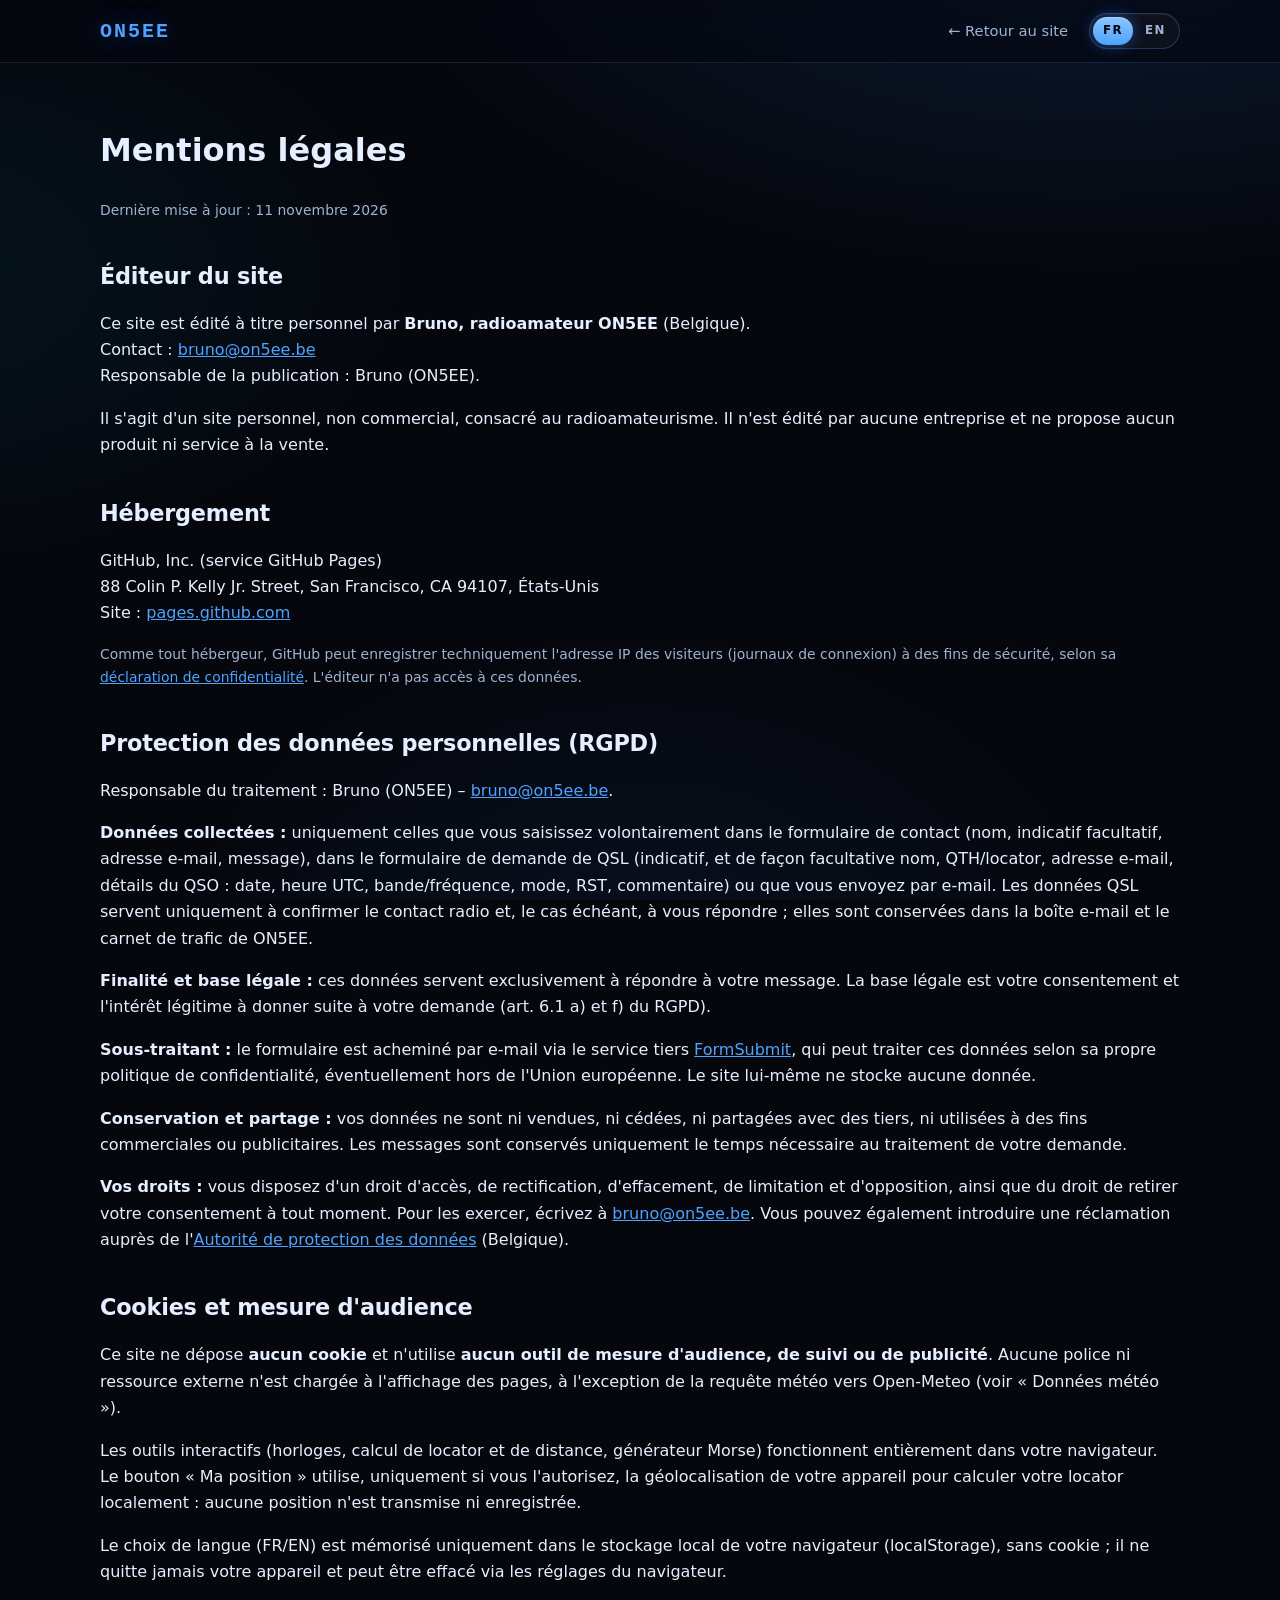
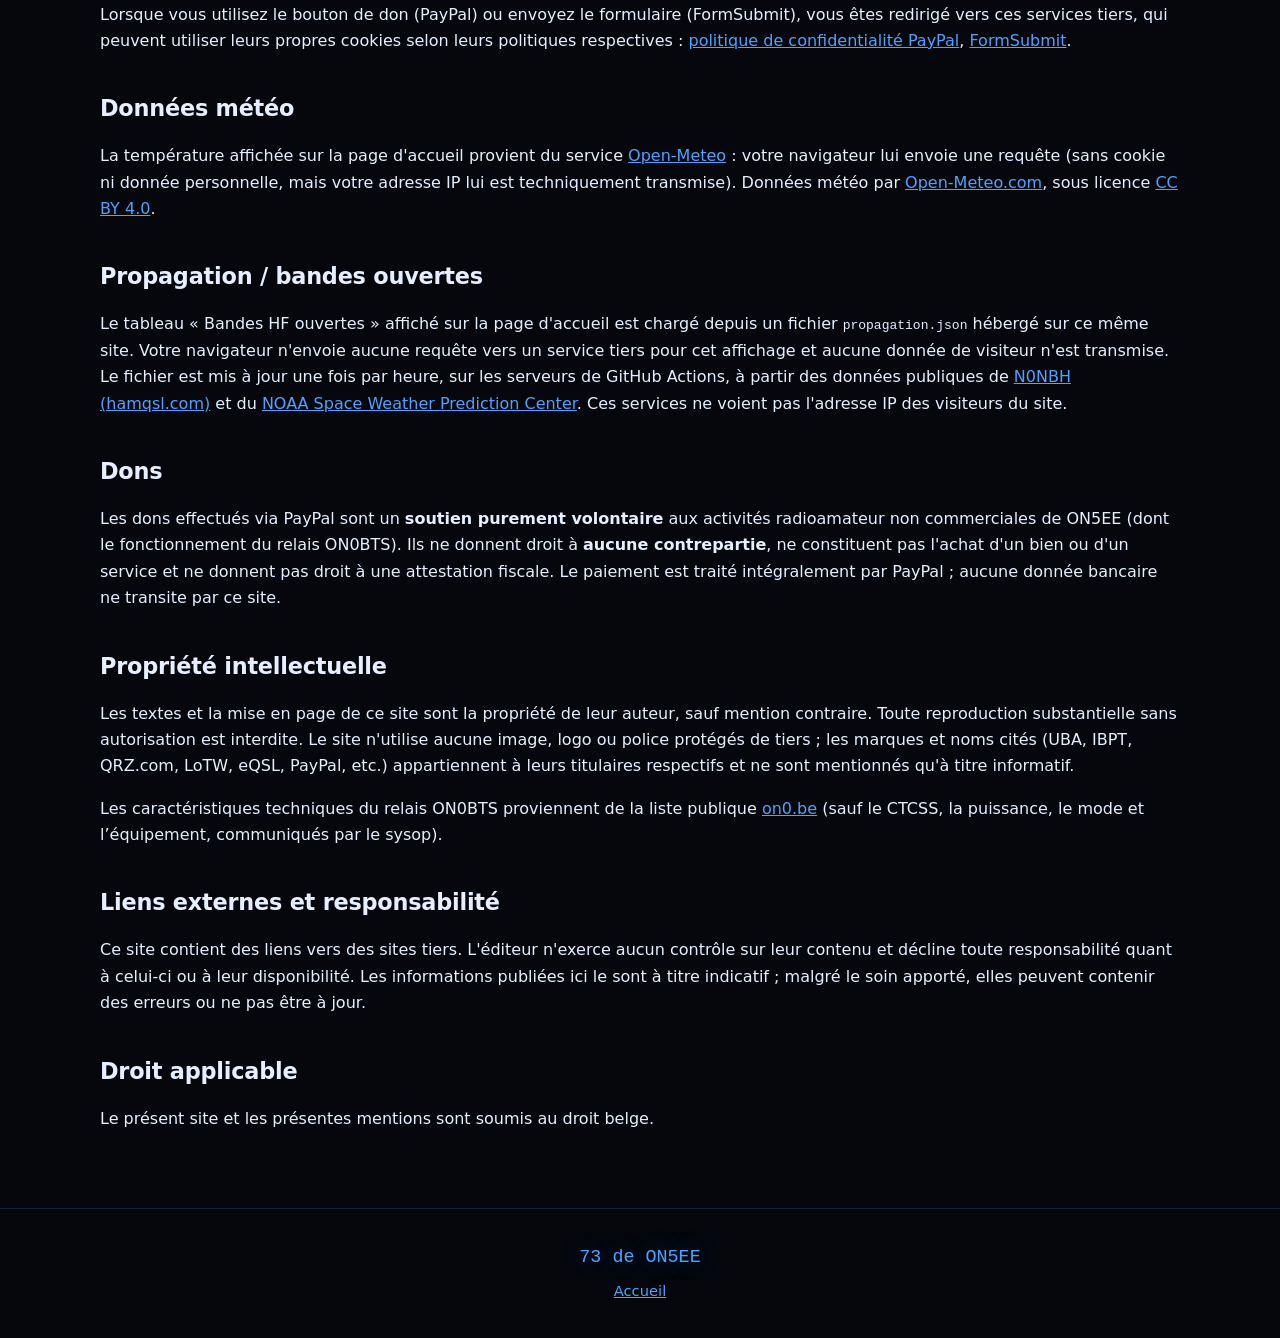
<file: mentions-legales.html>
<!DOCTYPE html>
<html lang="fr-BE">
<head>
<meta charset="utf-8"><meta name="viewport" content="width=device-width,initial-scale=1">
<title data-en="Legal notice – ON5EE">Mentions légales – ON5EE</title>
<meta name="description" content="Mentions légales du site de ON5EE (ex-ON4LBO), radioamateur belge, sysop du relais ON0BTS.">
<link rel="stylesheet" href="style.css">
</head>
<body>
<header class="nav"><div class="wrap"><a class="brand" href="index.html">ON5EE</a><nav style="display:flex;align-items:center;gap:10px;position:static;transform:none;visibility:visible;background:none;border:0"><a href="index.html" data-en="← Back to the website">← Retour au site</a><button class="langbtn" type="button" data-setlang aria-label="English version" data-en-aria-label="Version française"><span class="lf">FR</span><span class="sep">/</span><span class="le">EN</span></button></nav></div></header>
<main class="legal"><div class="wrap">
<div data-lang="fr" lang="fr-BE">
<h1>Mentions légales</h1>
<p class="small">Dernière mise à jour : 11 novembre 2026</p>

<h2>Éditeur du site</h2>
<p>Ce site est édité à titre personnel par <strong>Bruno, radioamateur ON5EE</strong> (Belgique).<br>
Contact : <a href="mailto:bruno@on5ee.be">bruno@on5ee.be</a><br>
Responsable de la publication : Bruno (ON5EE).</p>
<p>Il s'agit d'un site personnel, non commercial, consacré au radioamateurisme. Il n'est édité par aucune entreprise et ne propose aucun produit ni service à la vente.</p>

<h2>Hébergement</h2>
<p>GitHub, Inc. (service GitHub Pages)<br>88 Colin P. Kelly Jr. Street, San Francisco, CA 94107, États-Unis<br>
Site : <a href="https://pages.github.com" target="_blank" rel="noopener">pages.github.com</a></p>
<p class="small">Comme tout hébergeur, GitHub peut enregistrer techniquement l'adresse IP des visiteurs (journaux de connexion) à des fins de sécurité, selon sa <a href="https://docs.github.com/fr/site-policy/privacy-policies/github-general-privacy-statement" target="_blank" rel="noopener">déclaration de confidentialité</a>. L'éditeur n'a pas accès à ces données.</p>

<h2 id="rgpd">Protection des données personnelles (RGPD)</h2>
<p>Responsable du traitement : Bruno (ON5EE) – <a href="mailto:bruno@on5ee.be">bruno@on5ee.be</a>.</p>
<p><strong>Données collectées :</strong> uniquement celles que vous saisissez volontairement dans le formulaire de contact (nom, indicatif facultatif, adresse e-mail, message), dans le formulaire de demande de QSL (indicatif, et de façon facultative nom, QTH/locator, adresse e-mail, détails du QSO : date, heure UTC, bande/fréquence, mode, RST, commentaire) ou que vous envoyez par e-mail. Les données QSL servent uniquement à confirmer le contact radio et, le cas échéant, à vous répondre ; elles sont conservées dans la boîte e-mail et le carnet de trafic de ON5EE.</p>
<p><strong>Finalité et base légale :</strong> ces données servent exclusivement à répondre à votre message. La base légale est votre consentement et l'intérêt légitime à donner suite à votre demande (art. 6.1 a) et f) du RGPD).</p>
<p><strong>Sous-traitant :</strong> le formulaire est acheminé par e-mail via le service tiers <a href="https://formsubmit.co" target="_blank" rel="noopener">FormSubmit</a>, qui peut traiter ces données selon sa propre politique de confidentialité, éventuellement hors de l'Union européenne. Le site lui-même ne stocke aucune donnée.</p>
<p><strong>Conservation et partage :</strong> vos données ne sont ni vendues, ni cédées, ni partagées avec des tiers, ni utilisées à des fins commerciales ou publicitaires. Les messages sont conservés uniquement le temps nécessaire au traitement de votre demande.</p>
<p><strong>Vos droits :</strong> vous disposez d'un droit d'accès, de rectification, d'effacement, de limitation et d'opposition, ainsi que du droit de retirer votre consentement à tout moment. Pour les exercer, écrivez à <a href="mailto:bruno@on5ee.be">bruno@on5ee.be</a>. Vous pouvez également introduire une réclamation auprès de l'<a href="https://www.autoriteprotectiondonnees.be" target="_blank" rel="noopener">Autorité de protection des données</a> (Belgique).</p>

<h2>Cookies et mesure d'audience</h2>
<p>Ce site ne dépose <strong>aucun cookie</strong> et n'utilise <strong>aucun outil de mesure d'audience, de suivi ou de publicité</strong>. Aucune police ni ressource externe n'est chargée à l'affichage des pages, à l'exception de la requête météo vers Open-Meteo (voir « Données météo »).</p>
<p>Les outils interactifs (horloges, calcul de locator et de distance, générateur Morse) fonctionnent entièrement dans votre navigateur. Le bouton « Ma position » utilise, uniquement si vous l'autorisez, la géolocalisation de votre appareil pour calculer votre locator localement : aucune position n'est transmise ni enregistrée.</p>
<p>Le choix de langue (FR/EN) est mémorisé uniquement dans le stockage local de votre navigateur (localStorage), sans cookie ; il ne quitte jamais votre appareil et peut être effacé via les réglages du navigateur.</p>
<p>Lorsque vous utilisez le bouton de don (PayPal) ou envoyez le formulaire (FormSubmit), vous êtes redirigé vers ces services tiers, qui peuvent utiliser leurs propres cookies selon leurs politiques respectives : <a href="https://www.paypal.com/be/legalhub/privacy-full" target="_blank" rel="noopener">politique de confidentialité PayPal</a>, <a href="https://formsubmit.co" target="_blank" rel="noopener">FormSubmit</a>.</p>

<h2>Données météo</h2>
<p>La température affichée sur la page d'accueil provient du service <a href="https://open-meteo.com" target="_blank" rel="noopener">Open-Meteo</a> : votre navigateur lui envoie une requête (sans cookie ni donnée personnelle, mais votre adresse IP lui est techniquement transmise). Données météo par <a href="https://open-meteo.com" target="_blank" rel="noopener">Open-Meteo.com</a>, sous licence <a href="https://creativecommons.org/licenses/by/4.0/" target="_blank" rel="noopener">CC BY 4.0</a>.</p>

<h2>Propagation / bandes ouvertes</h2>
<p>Le tableau « Bandes HF ouvertes » affiché sur la page d'accueil est chargé depuis un fichier <code>propagation.json</code> hébergé sur ce même site. Votre navigateur n'envoie aucune requête vers un service tiers pour cet affichage et aucune donnée de visiteur n'est transmise. Le fichier est mis à jour une fois par heure, sur les serveurs de GitHub Actions, à partir des données publiques de <a href="https://www.hamqsl.com/solar.html" target="_blank" rel="noopener">N0NBH (hamqsl.com)</a> et du <a href="https://www.swpc.noaa.gov/" target="_blank" rel="noopener">NOAA Space Weather Prediction Center</a>. Ces services ne voient pas l'adresse IP des visiteurs du site.</p>

<h2>Dons</h2>
<p>Les dons effectués via PayPal sont un <strong>soutien purement volontaire</strong> aux activités radioamateur non commerciales de ON5EE (dont le fonctionnement du relais ON0BTS). Ils ne donnent droit à <strong>aucune contrepartie</strong>, ne constituent pas l'achat d'un bien ou d'un service et ne donnent pas droit à une attestation fiscale. Le paiement est traité intégralement par PayPal ; aucune donnée bancaire ne transite par ce site.</p>

<h2>Propriété intellectuelle</h2>
<p>Les textes et la mise en page de ce site sont la propriété de leur auteur, sauf mention contraire. Toute reproduction substantielle sans autorisation est interdite. Le site n'utilise aucune image, logo ou police protégés de tiers ; les marques et noms cités (UBA, IBPT, QRZ.com, LoTW, eQSL, PayPal, etc.) appartiennent à leurs titulaires respectifs et ne sont mentionnés qu'à titre informatif.</p>
<p>Les caractéristiques techniques du relais ON0BTS proviennent de la liste publique <a href="https://on0.be/" target="_blank" rel="noopener">on0.be</a> (sauf le CTCSS, la puissance, le mode et l’équipement, communiqués par le sysop).</p>

<h2>Liens externes et responsabilité</h2>
<p>Ce site contient des liens vers des sites tiers. L'éditeur n'exerce aucun contrôle sur leur contenu et décline toute responsabilité quant à celui-ci ou à leur disponibilité. Les informations publiées ici le sont à titre indicatif ; malgré le soin apporté, elles peuvent contenir des erreurs ou ne pas être à jour.</p>

<h2>Droit applicable</h2>
<p>Le présent site et les présentes mentions sont soumis au droit belge.</p>
</div>
<div data-lang="en" lang="en" hidden>
<h1>Legal notice</h1>
<p class="small">Last updated: 11 November 2026</p>
<p class="glass card" style="padding:14px 18px"><strong>Note:</strong> this English translation is provided for convenience only. In case of discrepancy, the <a href="?lang=fr">French version</a> prevails.</p>

<h2>Website publisher</h2>
<p>This website is published in a personal capacity by <strong>Bruno, radio amateur ON5EE</strong> (Belgium).<br>
Contact: <a href="mailto:bruno@on5ee.be">bruno@on5ee.be</a><br>
Publication manager: Bruno (ON5EE).</p>
<p>This is a personal, non-commercial website dedicated to amateur radio. It is not published by any company and offers no product or service for sale.</p>

<h2>Hosting</h2>
<p>GitHub, Inc. (GitHub Pages service)<br>88 Colin P. Kelly Jr. Street, San Francisco, CA 94107, United States<br>
Website: <a href="https://pages.github.com" target="_blank" rel="noopener">pages.github.com</a></p>
<p class="small">Like any host, GitHub may technically log visitors' IP addresses (connection logs) for security purposes, according to its <a href="https://docs.github.com/en/site-policy/privacy-policies/github-general-privacy-statement" target="_blank" rel="noopener">privacy statement</a>. The publisher has no access to this data.</p>

<h2 id="gdpr">Personal data protection (GDPR)</h2>
<p>Data controller: Bruno (ON5EE) – <a href="mailto:bruno@on5ee.be">bruno@on5ee.be</a>.</p>
<p><strong>Data collected:</strong> only the data you voluntarily enter in the contact form (name, optional callsign, e-mail address, message), in the QSL request form (callsign, and optionally name, QTH/locator, e-mail address, QSO details: date, UTC time, band/frequency, mode, RST, comment) or send by e-mail. QSL data is used only to confirm the radio contact and, where applicable, to reply to you; it is kept in ON5EE's mailbox and logbook.</p>
<p><strong>Purpose and legal basis:</strong> this data is used solely to reply to your message. The legal basis is your consent and the legitimate interest in following up on your request (Art. 6(1)(a) and (f) GDPR).</p>
<p><strong>Processor:</strong> the form is delivered by e-mail through the third-party service <a href="https://formsubmit.co" target="_blank" rel="noopener">FormSubmit</a>, which may process this data under its own privacy policy, possibly outside the European Union. The website itself stores no data.</p>
<p><strong>Retention and sharing:</strong> your data is not sold, transferred, shared with third parties, or used for commercial or advertising purposes. Messages are kept only as long as needed to handle your request.</p>
<p><strong>Your rights:</strong> you have the right of access, rectification, erasure, restriction and objection, as well as the right to withdraw your consent at any time. To exercise them, write to <a href="mailto:bruno@on5ee.be">bruno@on5ee.be</a>. You may also lodge a complaint with the Belgian <a href="https://www.autoriteprotectiondonnees.be" target="_blank" rel="noopener">Data Protection Authority</a>.</p>

<h2>Cookies and audience measurement</h2>
<p>This website sets <strong>no cookies</strong> and uses <strong>no audience measurement, tracking or advertising tools</strong>. No external font or resource is loaded when the pages are displayed, except for the weather request to Open-Meteo (see “Weather data”).</p>
<p>The interactive tools (clocks, locator and distance calculation, Morse generator) run entirely in your browser. The "My position" button uses your device's geolocation, only if you allow it, to compute your locator locally: no position is transmitted or stored.</p>
<p>Your language choice (FR/EN) is stored only in your browser's local storage (localStorage), without any cookie; it never leaves your device and can be cleared in your browser settings.</p>
<p>When you use the donation button (PayPal) or submit the form (FormSubmit), you are redirected to these third-party services, which may use their own cookies under their respective policies: <a href="https://www.paypal.com/be/legalhub/privacy-full" target="_blank" rel="noopener">PayPal privacy policy</a>, <a href="https://formsubmit.co" target="_blank" rel="noopener">FormSubmit</a>.</p>

<h2>Weather data</h2>
<p>The temperature shown on the home page comes from the <a href="https://open-meteo.com" target="_blank" rel="noopener">Open-Meteo</a> service: your browser sends it a request (no cookie or personal data, but your IP address is technically transmitted). Weather data by <a href="https://open-meteo.com" target="_blank" rel="noopener">Open-Meteo.com</a>, licensed under <a href="https://creativecommons.org/licenses/by/4.0/" target="_blank" rel="noopener">CC BY 4.0</a>.</p>

<h2>Propagation / open bands</h2>
<p>The “Open HF bands” table on the home page is loaded from a <code>propagation.json</code> file hosted on this same website. Your browser sends no request to a third-party service for this display, and no visitor data is transmitted. The file is updated once an hour, on GitHub Actions servers, from public data published by <a href="https://www.hamqsl.com/solar.html" target="_blank" rel="noopener">N0NBH (hamqsl.com)</a> and the <a href="https://www.swpc.noaa.gov/" target="_blank" rel="noopener">NOAA Space Weather Prediction Center</a>. Those services do not see the IP addresses of this website's visitors.</p>

<h2>Donations</h2>
<p>Donations made via PayPal are <strong>purely voluntary support</strong> for the non-commercial amateur radio activities of ON5EE (including the operation of the ON0BTS repeater). They entitle you to <strong>nothing in return</strong>, do not constitute the purchase of goods or services, and do not entitle you to a tax certificate. Payment is processed entirely by PayPal; no banking data passes through this website.</p>

<h2>Intellectual property</h2>
<p>The texts and layout of this website are the property of their author unless otherwise stated. Any substantial reproduction without permission is prohibited. The website uses no protected third-party images, logos or fonts; the trademarks and names mentioned (UBA, BIPT, QRZ.com, LoTW, eQSL, PayPal, etc.) belong to their respective owners and are mentioned for information only.</p>
<p>The technical data of the ON0BTS repeater comes from the public list <a href="https://on0.be/" target="_blank" rel="noopener">on0.be</a> (except the CTCSS, power, mode and equipment, provided by the sysop).</p>

<h2>External links and liability</h2>
<p>This website contains links to third-party websites. The publisher has no control over their content and accepts no liability for it or for their availability. The information published here is for guidance only; despite the care taken, it may contain errors or be out of date.</p>

<h2>Applicable law</h2>
<p>This website and this notice are governed by Belgian law.</p>
</div>
</div></main>
<footer><div class="wrap"><div class="seventy">73 de ON5EE</div><div><a href="index.html" data-en="Home">Accueil</a></div></div></footer>
<script src="i18n.js"></script>
</body></html>
</file>
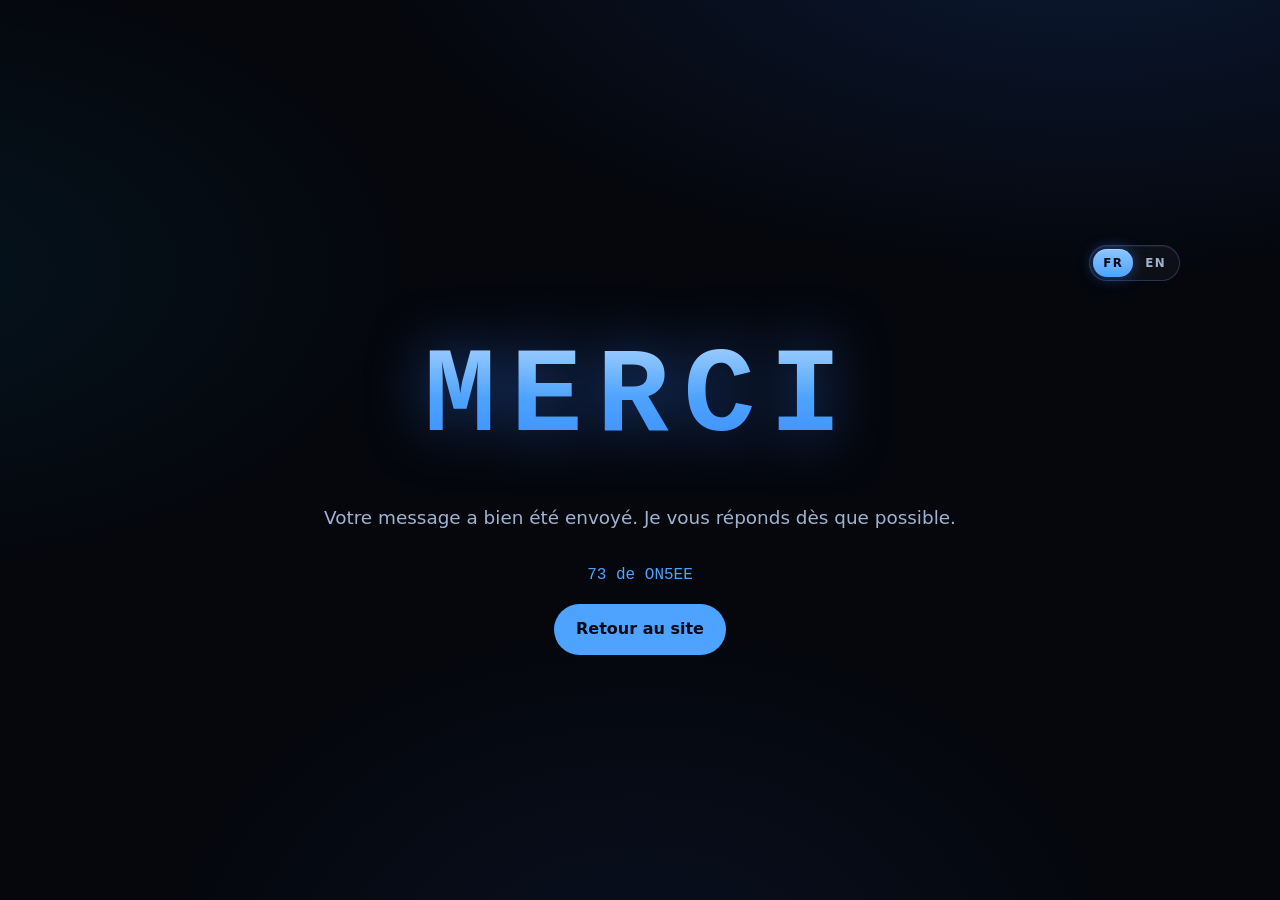
<file: merci.html>
<!DOCTYPE html>
<html lang="fr-BE"><head><meta charset="utf-8"><meta name="viewport" content="width=device-width,initial-scale=1">
<title data-en="Thank you – ON5EE">Merci – ON5EE</title><link rel="stylesheet" href="style.css"><meta name="robots" content="noindex"></head>
<body><div class="hero" style="min-height:100vh"><div class="wrap">
<p style="text-align:right"><button class="langbtn" type="button" data-setlang aria-label="English version" data-en-aria-label="Version française"><span class="lf">FR</span><span class="sep">/</span><span class="le">EN</span></button></p>
<h1 class="call" data-en="THANKS">MERCI</h1>
<p class="sub" data-en="Your message has been sent. I will reply as soon as possible.">Votre message a bien été envoyé. Je vous réponds dès que possible.</p>
<p class="mono" style="color:var(--acc)">73 de ON5EE</p>
<p><a class="btn" href="index.html" data-en="Back to the website">Retour au site</a></p>
</div></div><script src="i18n.js"></script></body></html>
</file>
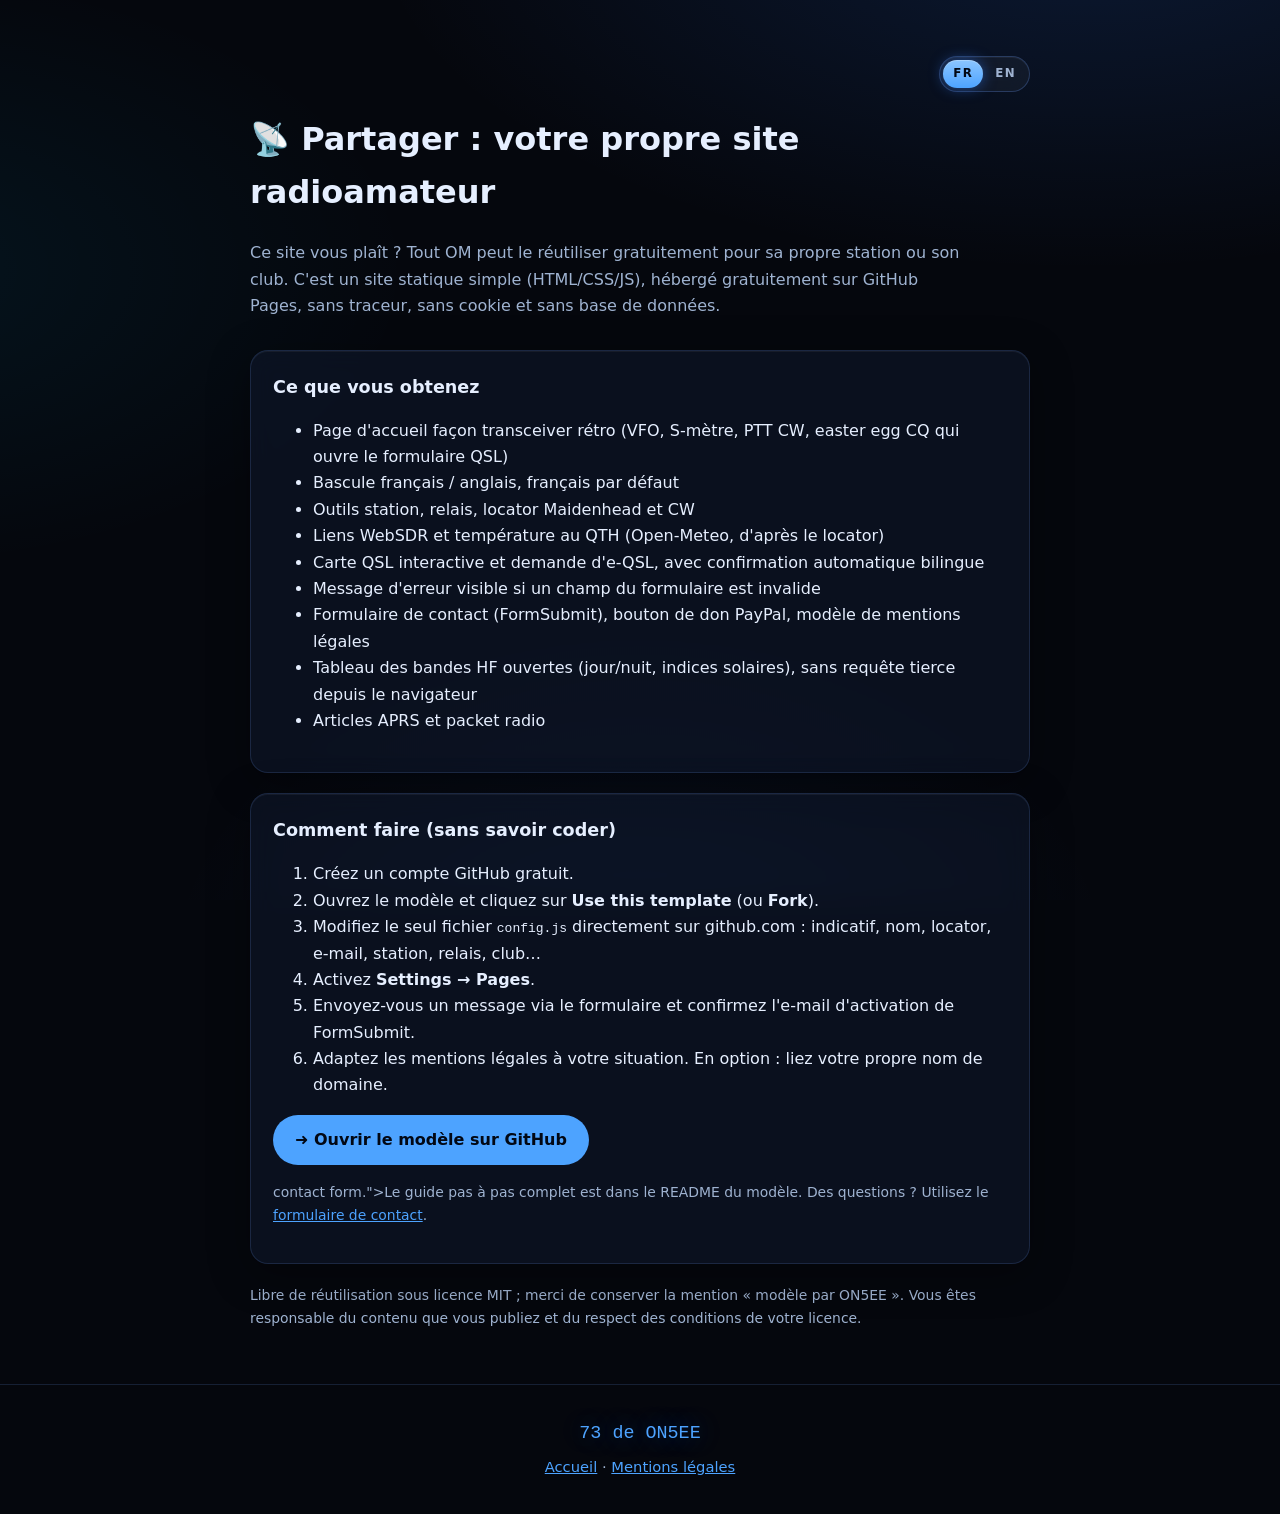
<file: partager.html>
<!DOCTYPE html>
<html lang="fr-BE"><head><meta charset="utf-8"><meta name="viewport" content="width=device-width,initial-scale=1">
<title data-en="Share this website – ON5EE">Partager ce site – ON5EE</title><link rel="stylesheet" href="style.css"><link rel="canonical" href="https://on5ee.be/partager.html">
<meta name="description" content="Réutilisez gratuitement le modèle du site ON5EE pour votre propre station radioamateur."></head>
<body><main class="wrap" style="max-width:820px;padding:40px 20px">
<p style="text-align:right"><button class="langbtn" type="button" data-setlang aria-label="English version" data-en-aria-label="Version française"><span class="lf">FR</span><span class="sep">/</span><span class="le">EN</span></button></p>
<h1 data-en="📡 Share: your own ham radio website">📡 Partager : votre propre site radioamateur</h1>
<p class="lead" data-en="Like this website? Any OM can reuse it for free for their own station or club. It is a simple static site (HTML/CSS/JS), hosted for free on GitHub Pages, with no tracker, no cookie and no database.">Ce site vous plaît ? Tout OM peut le réutiliser gratuitement pour sa propre station ou son club. C'est un site statique simple (HTML/CSS/JS), hébergé gratuitement sur GitHub Pages, sans traceur, sans cookie et sans base de données.</p>
<div class="glass card" style="margin:20px 0">
<h3 data-en="What you get">Ce que vous obtenez</h3>
<ul data-en="<li>Retro transceiver home page (VFO, S-meter, CW PTT, CQ easter egg that opens the QSL form)</li><li>French / English toggle, French by default</li><li>Station, repeater, Maidenhead locator and CW tools</li><li>WebSDR links and QTH temperature (Open-Meteo, from the locator)</li><li>Interactive QSL card and e-QSL request, with bilingual automatic confirmation</li><li>Visible form validation if a field is invalid</li><li>Contact form (FormSubmit), PayPal donation button, legal notice template</li><li>Homemade HF band-conditions panel (day/night, solar indices), with no third-party request from the visitor's browser</li><li>APRS and packet radio articles</li>"><li>Page d'accueil façon transceiver rétro (VFO, S-mètre, PTT CW, easter egg CQ qui ouvre le formulaire QSL)</li><li>Bascule français / anglais, français par défaut</li><li>Outils station, relais, locator Maidenhead et CW</li><li>Liens WebSDR et température au QTH (Open-Meteo, d'après le locator)</li><li>Carte QSL interactive et demande d'e-QSL, avec confirmation automatique bilingue</li><li>Message d'erreur visible si un champ du formulaire est invalide</li><li>Formulaire de contact (FormSubmit), bouton de don PayPal, modèle de mentions légales</li><li>Tableau des bandes HF ouvertes (jour/nuit, indices solaires), sans requête tierce depuis le navigateur</li><li>Articles APRS et packet radio</li></ul>
</div>
<div class="glass card" style="margin:20px 0">
<h3 data-en="How to do it (no coding needed)">Comment faire (sans savoir coder)</h3>
<ol data-en="<li>Create a free GitHub account.</li><li>Open the template and click <strong>Use this template</strong> (or <strong>Fork</strong>).</li><li>Edit the single file <code>config.js</code> directly on github.com: callsign, name, locator, e-mail, station, repeater, club…</li><li>Enable <strong>Settings → Pages</strong>.</li><li>Send yourself one message through the form and confirm the activation e-mail from FormSubmit.</li><li>Adapt the legal notice to your situation. Optional: link your own domain name.</li>"><li>Créez un compte GitHub gratuit.</li><li>Ouvrez le modèle et cliquez sur <strong>Use this template</strong> (ou <strong>Fork</strong>).</li><li>Modifiez le seul fichier <code>config.js</code> directement sur github.com : indicatif, nom, locator, e-mail, station, relais, club…</li><li>Activez <strong>Settings → Pages</strong>.</li><li>Envoyez-vous un message via le formulaire et confirmez l'e-mail d'activation de FormSubmit.</li><li>Adaptez les mentions légales à votre situation. En option : liez votre propre nom de domaine.</li></ol>
<p><a class="btn" href="https://github.com/Krobru/site-radioamateur-template" target="_blank" rel="noopener" data-en="➜ Open the template on GitHub">➜ Ouvrir le modèle sur GitHub</a></p>
<p class="small" data-en="The full step-by-step guide (in French) is in the template's README. Questions? Use the <a href="index.html#contact">contact form</a>.">Le guide pas à pas complet est dans le README du modèle. Des questions ? Utilisez le <a href="index.html#contact">formulaire de contact</a>.</p>
</div>
<p class="small" data-en="Free to reuse under the MIT licence; please keep the credit “template by ON5EE”. You are responsible for the content you publish and for complying with your licence conditions.">Libre de réutilisation sous licence MIT ; merci de conserver la mention « modèle par ON5EE ». Vous êtes responsable du contenu que vous publiez et du respect des conditions de votre licence.</p>
</main>
<footer><div class="wrap"><div class="seventy">73 de ON5EE</div><div><a href="index.html" data-en="Home">Accueil</a> · <a href="mentions-legales.html" data-en="Legal notice">Mentions légales</a></div></div></footer>
<script src="i18n.js"></script></body></html>
</file>
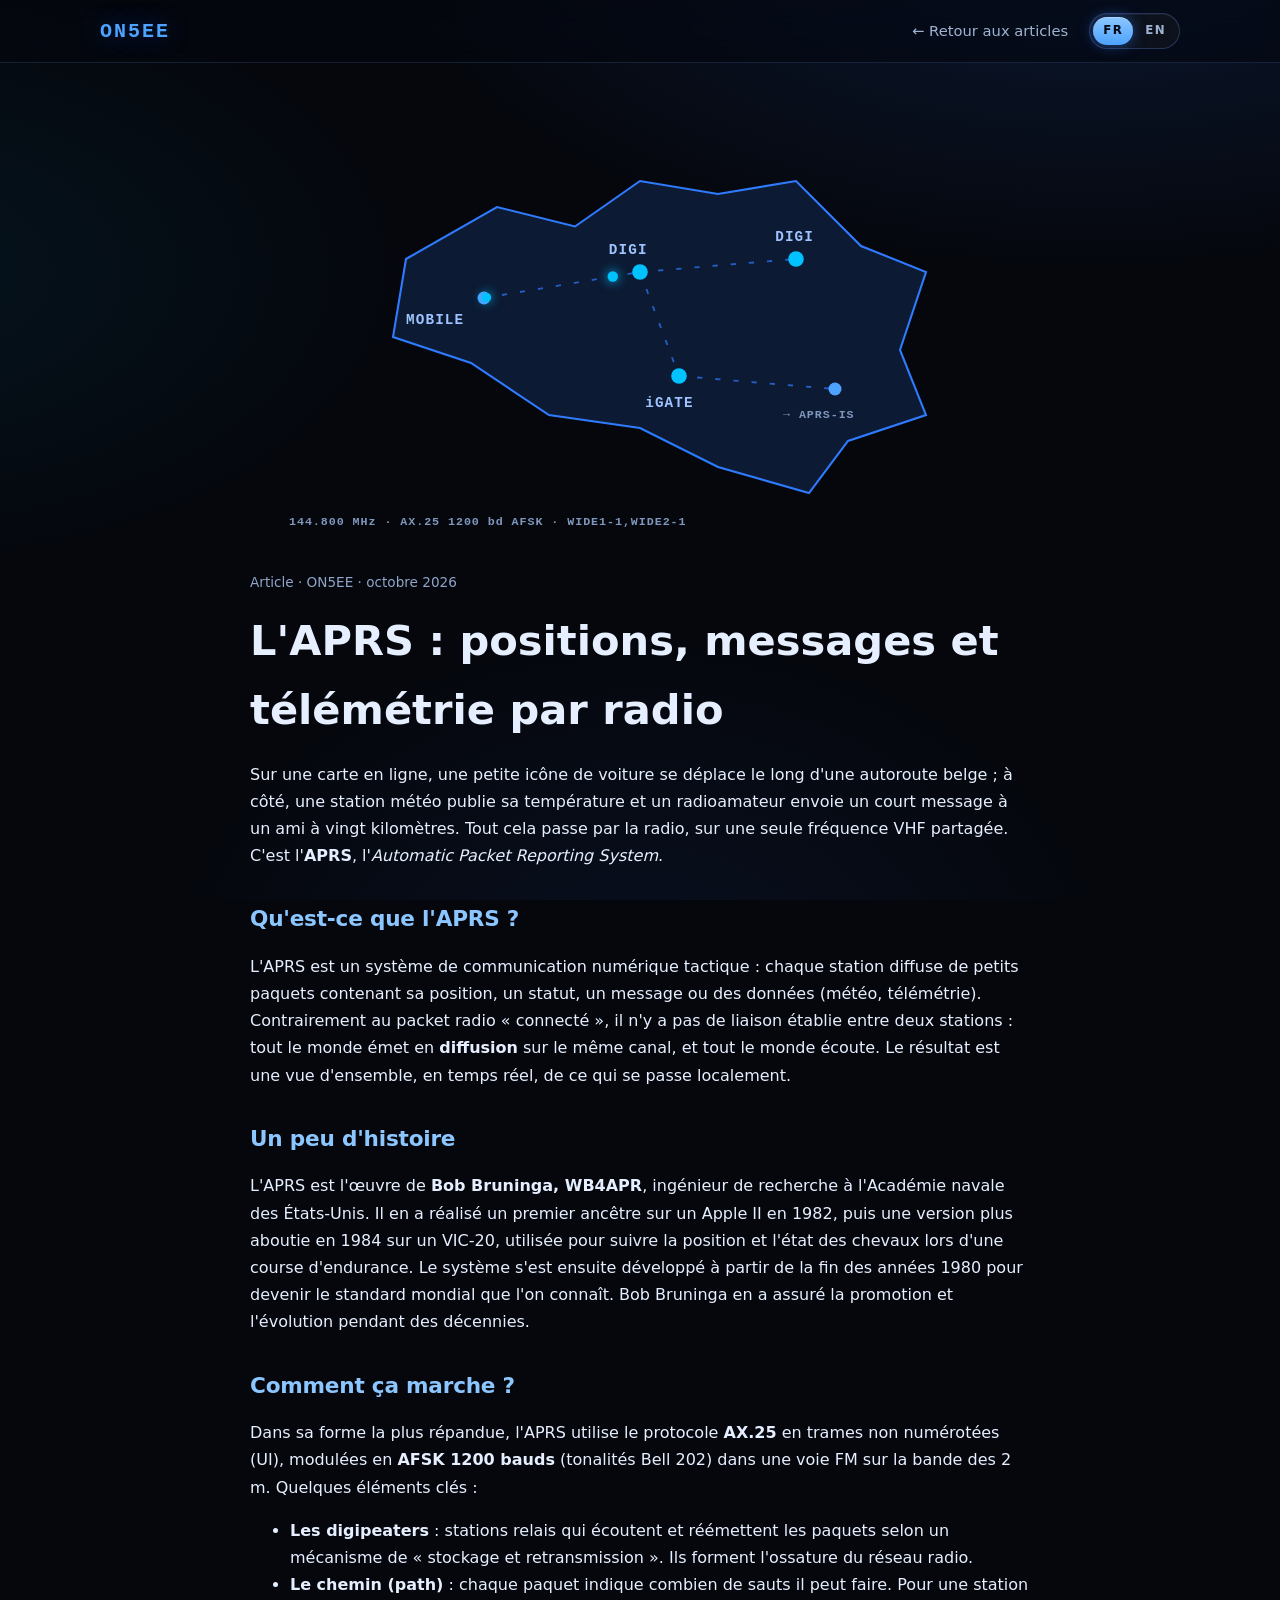
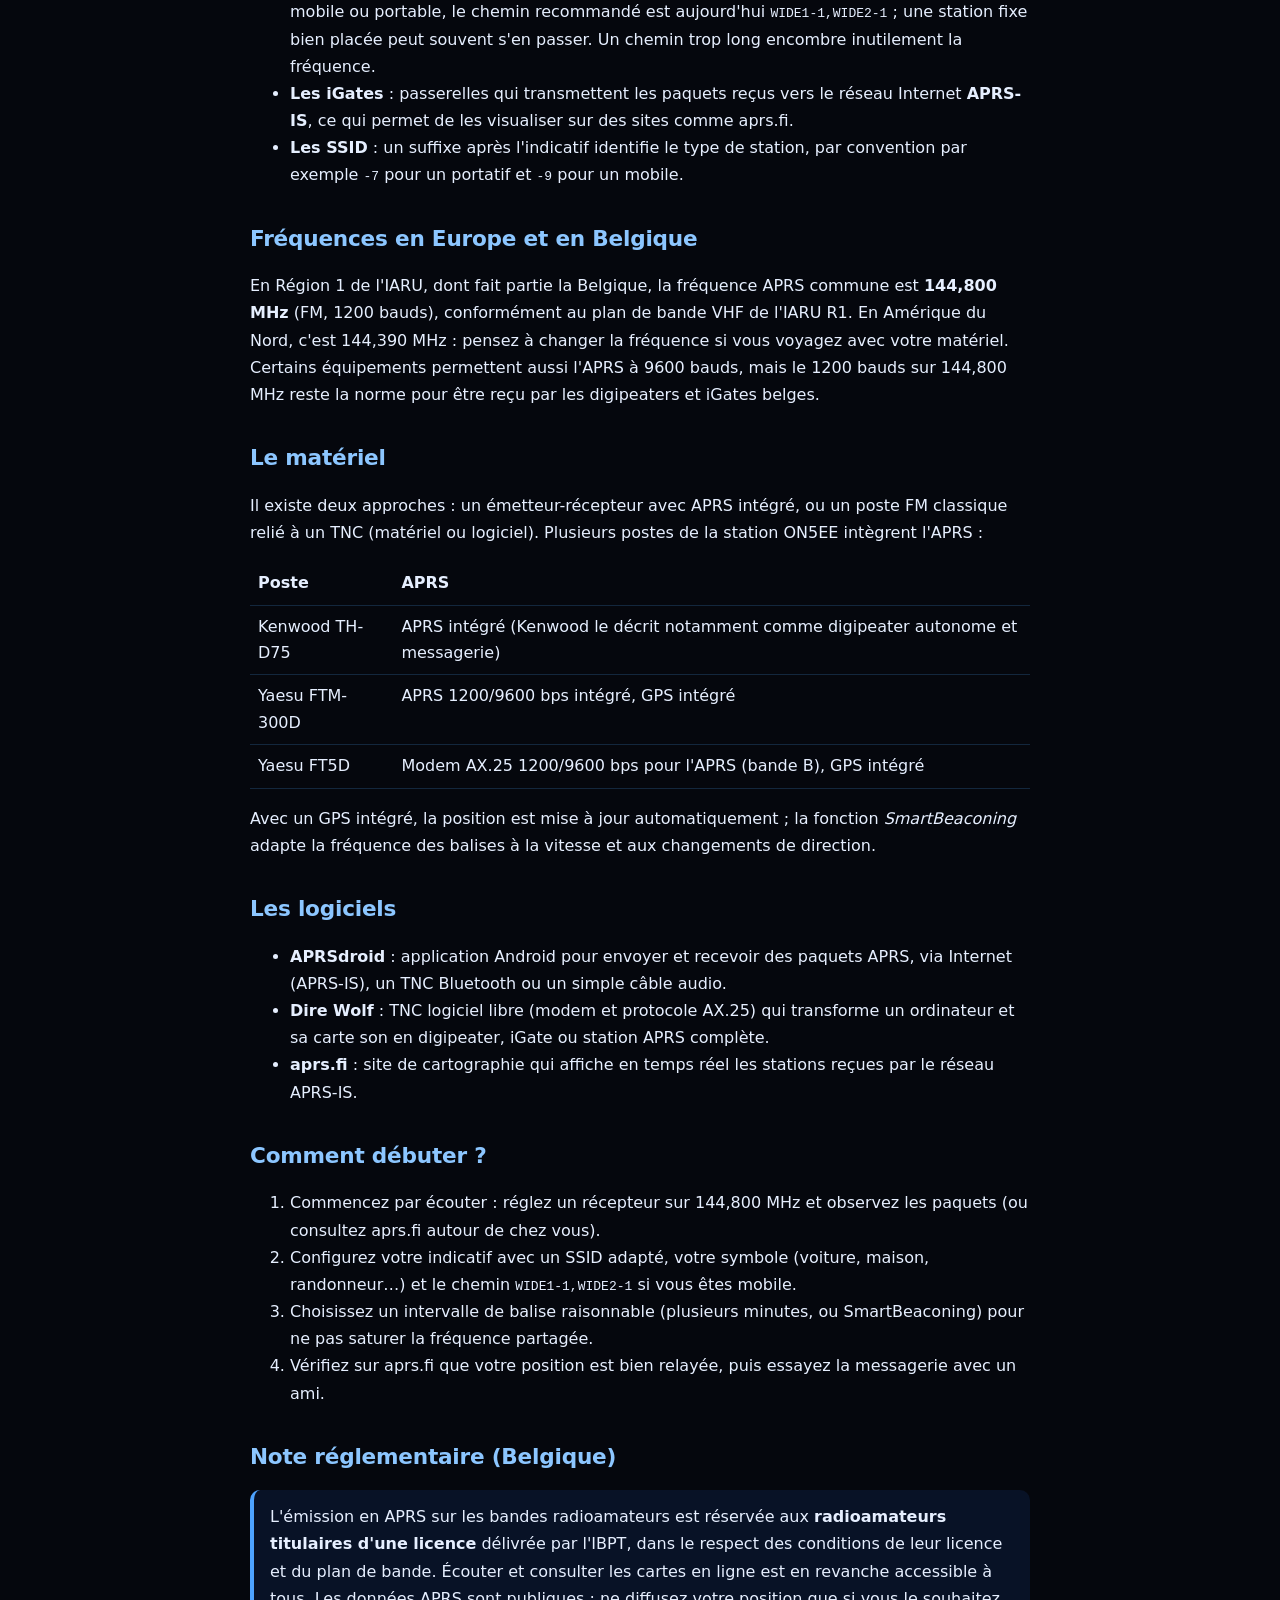
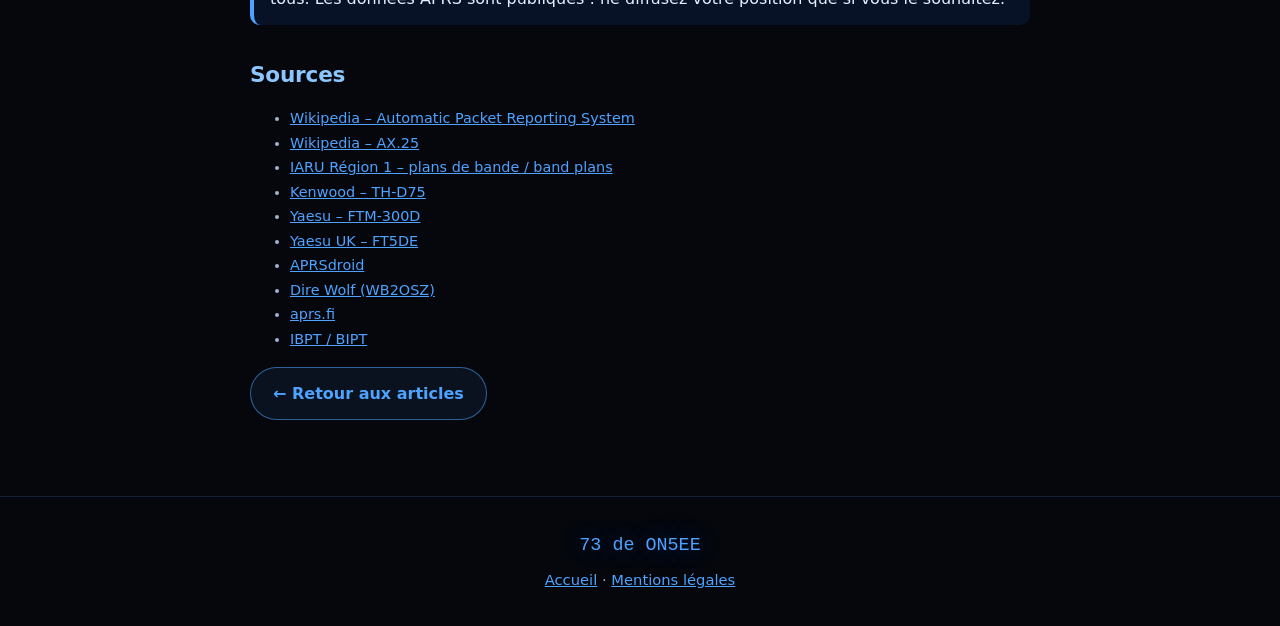
<file: articles/aprs.html>
<!DOCTYPE html>
<html lang="fr-BE">
<head>
<meta charset="utf-8"><meta name="viewport" content="width=device-width,initial-scale=1">
<title data-en="APRS – ON5EE">L'APRS – ON5EE</title>
<meta name="description" content="Article pédagogique sur l'APRS : histoire, fonctionnement, 144,800 MHz, matériel, logiciels.">
<meta name="theme-color" content="#05070d">
<link rel="canonical" href="https://on5ee.be/articles/aprs.html">
<link rel="icon" href="data:image/svg+xml,%3Csvg xmlns='http://www.w3.org/2000/svg' viewBox='0 0 64 64'%3E%3Cpath d='M32 54V22M20 54l12-32 12 32' stroke='%234da3ff' stroke-width='5' fill='none'/%3E%3C/svg%3E">
<link rel="stylesheet" href="../style.css"><link rel="stylesheet" href="../illu.css">
</head>
<body>
<header class="nav"><div class="wrap"><a class="brand" href="../index.html">ON5EE</a><nav style="display:flex;align-items:center;gap:10px;position:static;transform:none;visibility:visible;background:none;border:0"><a href="../index.html#articles" data-en="← Back to articles">← Retour aux articles</a><button class="langbtn" type="button" data-setlang aria-label="English version" data-en-aria-label="Version française"><span class="lf">FR</span><span class="sep">/</span><span class="le">EN</span></button></nav></div></header>
<main class="legal"><div class="wrap article">
<div class="illu-wrap"><svg class="illu" viewBox="0 0 600 340" role="img" aria-label="Illustration : carte stylisée de la Belgique avec paquets APRS relayés par des digipeaters" data-en-aria-label="Illustration: stylised map of Belgium with APRS packets relayed by digipeaters">
<path d="M120 120L190 80L250 95L300 60L360 70L420 60L470 110L520 130L500 190L520 240L460 260L430 300L360 280L300 250L230 240L170 200L110 180Z" fill="#0c1a33" stroke="#2f7bff" stroke-width="1.6"/>
<g class="st2 flow"><path d="M180 150L300 130"/><path d="M300 130L420 120"/><path d="M300 130L330 210"/><path d="M330 210L450 220"/></g>
<g><circle class="ring" cx="300" cy="130" r="60"/><circle class="ring d1" cx="330" cy="210" r="60"/><circle class="ring d2" cx="420" cy="120" r="60"/></g>
<circle class="fc" cx="300" cy="130" r="6"/><circle class="fc" cx="420" cy="120" r="6"/><circle class="fc" cx="330" cy="210" r="6"/>
<circle class="fi pulse" cx="180" cy="150" r="5"/><circle class="fi" cx="450" cy="220" r="5"/>
<circle class="pkt" r="4"><animateMotion dur="5s" repeatCount="indefinite" path="M180 150L300 130L330 210L450 220"/></circle>
<circle class="pkt" r="3.5"><animateMotion dur="4s" begin="1.5s" repeatCount="indefinite" path="M180 150L300 130L420 120"/></circle>
<text class="lbl" x="120" y="170" data-en="MOBILE">MOBILE</text><text class="lbl" x="276" y="116">DIGI</text><text class="lbl" x="404" y="106">DIGI</text><text class="lbl" x="304" y="234">iGATE</text>
<text class="lbl s" x="410" y="242">→ APRS-IS</text><text class="lbl s" x="30" y="325">144.800 MHz · AX.25 1200 bd AFSK · WIDE1-1,WIDE2-1</text></svg></div>
<div data-lang="fr" lang="fr-BE"><p class="meta">Article · ON5EE · octobre 2026</p>
<h1>L'APRS : positions, messages et télémétrie par radio</h1>
<p>Sur une carte en ligne, une petite icône de voiture se déplace le long d'une autoroute belge ; à côté, une station météo publie sa température et un radioamateur envoie un court message à un ami à vingt kilomètres. Tout cela passe par la radio, sur une seule fréquence VHF partagée. C'est l'<strong>APRS</strong>, l'<em>Automatic Packet Reporting System</em>.</p>
<h2>Qu'est-ce que l'APRS ?</h2>
<p>L'APRS est un système de communication numérique tactique : chaque station diffuse de petits paquets contenant sa position, un statut, un message ou des données (météo, télémétrie). Contrairement au packet radio « connecté », il n'y a pas de liaison établie entre deux stations : tout le monde émet en <strong>diffusion</strong> sur le même canal, et tout le monde écoute. Le résultat est une vue d'ensemble, en temps réel, de ce qui se passe localement.</p>
<h2>Un peu d'histoire</h2>
<p>L'APRS est l'œuvre de <strong>Bob Bruninga, WB4APR</strong>, ingénieur de recherche à l'Académie navale des États-Unis. Il en a réalisé un premier ancêtre sur un Apple II en 1982, puis une version plus aboutie en 1984 sur un VIC-20, utilisée pour suivre la position et l'état des chevaux lors d'une course d'endurance. Le système s'est ensuite développé à partir de la fin des années 1980 pour devenir le standard mondial que l'on connaît. Bob Bruninga en a assuré la promotion et l'évolution pendant des décennies.</p>
<h2>Comment ça marche ?</h2>
<p>Dans sa forme la plus répandue, l'APRS utilise le protocole <strong>AX.25</strong> en trames non numérotées (UI), modulées en <strong>AFSK 1200 bauds</strong> (tonalités Bell 202) dans une voie FM sur la bande des 2 m. Quelques éléments clés :</p>
<ul>
<li><strong>Les digipeaters</strong> : stations relais qui écoutent et réémettent les paquets selon un mécanisme de « stockage et retransmission ». Ils forment l'ossature du réseau radio.</li>
<li><strong>Le chemin (path)</strong> : chaque paquet indique combien de sauts il peut faire. Pour une station mobile ou portable, le chemin recommandé est aujourd'hui <code>WIDE1-1,WIDE2-1</code> ; une station fixe bien placée peut souvent s'en passer. Un chemin trop long encombre inutilement la fréquence.</li>
<li><strong>Les iGates</strong> : passerelles qui transmettent les paquets reçus vers le réseau Internet <strong>APRS-IS</strong>, ce qui permet de les visualiser sur des sites comme aprs.fi.</li>
<li><strong>Les SSID</strong> : un suffixe après l'indicatif identifie le type de station, par convention par exemple <code>-7</code> pour un portatif et <code>-9</code> pour un mobile.</li>
</ul>
<h2>Fréquences en Europe et en Belgique</h2>
<p>En Région 1 de l'IARU, dont fait partie la Belgique, la fréquence APRS commune est <strong>144,800 MHz</strong> (FM, 1200 bauds), conformément au plan de bande VHF de l'IARU R1. En Amérique du Nord, c'est 144,390 MHz : pensez à changer la fréquence si vous voyagez avec votre matériel. Certains équipements permettent aussi l'APRS à 9600 bauds, mais le 1200 bauds sur 144,800 MHz reste la norme pour être reçu par les digipeaters et iGates belges.</p>
<h2>Le matériel</h2>
<p>Il existe deux approches : un émetteur-récepteur avec APRS intégré, ou un poste FM classique relié à un TNC (matériel ou logiciel). Plusieurs postes de la station ON5EE intègrent l'APRS :</p>
<table><tr><th>Poste</th><th>APRS</th></tr>
<tr><td>Kenwood TH-D75</td><td>APRS intégré (Kenwood le décrit notamment comme digipeater autonome et messagerie)</td></tr>
<tr><td>Yaesu FTM-300D</td><td>APRS 1200/9600 bps intégré, GPS intégré</td></tr>
<tr><td>Yaesu FT5D</td><td>Modem AX.25 1200/9600 bps pour l'APRS (bande B), GPS intégré</td></tr></table>
<p>Avec un GPS intégré, la position est mise à jour automatiquement ; la fonction <em>SmartBeaconing</em> adapte la fréquence des balises à la vitesse et aux changements de direction.</p>
<h2>Les logiciels</h2>
<ul>
<li><strong>APRSdroid</strong> : application Android pour envoyer et recevoir des paquets APRS, via Internet (APRS-IS), un TNC Bluetooth ou un simple câble audio.</li>
<li><strong>Dire Wolf</strong> : TNC logiciel libre (modem et protocole AX.25) qui transforme un ordinateur et sa carte son en digipeater, iGate ou station APRS complète.</li>
<li><strong>aprs.fi</strong> : site de cartographie qui affiche en temps réel les stations reçues par le réseau APRS-IS.</li>
</ul>
<h2>Comment débuter ?</h2>
<ol>
<li>Commencez par écouter : réglez un récepteur sur 144,800 MHz et observez les paquets (ou consultez aprs.fi autour de chez vous).</li>
<li>Configurez votre indicatif avec un SSID adapté, votre symbole (voiture, maison, randonneur…) et le chemin <code>WIDE1-1,WIDE2-1</code> si vous êtes mobile.</li>
<li>Choisissez un intervalle de balise raisonnable (plusieurs minutes, ou SmartBeaconing) pour ne pas saturer la fréquence partagée.</li>
<li>Vérifiez sur aprs.fi que votre position est bien relayée, puis essayez la messagerie avec un ami.</li>
</ol>
<h2>Note réglementaire (Belgique)</h2>
<p class="note">L'émission en APRS sur les bandes radioamateurs est réservée aux <strong>radioamateurs titulaires d'une licence</strong> délivrée par l'IBPT, dans le respect des conditions de leur licence et du plan de bande. Écouter et consulter les cartes en ligne est en revanche accessible à tous. Les données APRS sont publiques : ne diffusez votre position que si vous le souhaitez.</p>
</div>
<div data-lang="en" lang="en"><p class="meta">Article · ON5EE · October 2026</p>
<h1>APRS: positions, messages and telemetry over the air</h1>
<p>On an online map, a small car icon moves along a Belgian motorway; nearby, a weather station publishes its temperature and a radio amateur sends a short message to a friend twenty kilometres away. All of this travels by radio, on a single shared VHF frequency. This is <strong>APRS</strong>, the <em>Automatic Packet Reporting System</em>.</p>
<h2>What is APRS?</h2>
<p>APRS is a tactical digital communication system: each station broadcasts small packets containing its position, a status, a message or data (weather, telemetry). Unlike "connected" packet radio, no link is set up between two stations: everyone transmits as a <strong>broadcast</strong> on the same channel, and everyone listens. The result is a real-time overview of what is happening locally.</p>
<h2>A little history</h2>
<p>APRS is the work of <strong>Bob Bruninga, WB4APR</strong>, a senior research engineer at the United States Naval Academy. He built an early ancestor on an Apple II in 1982, then a more advanced version in 1984 on a VIC-20, used to report the position and status of horses during an endurance ride. The system grew from the late 1980s onwards into the worldwide standard we know today, and Bob Bruninga promoted and developed it for decades.</p>
<h2>How does it work?</h2>
<p>In its most common form, APRS uses the <strong>AX.25</strong> protocol in unnumbered (UI) frames, modulated as <strong>1200 baud AFSK</strong> (Bell 202 tones) over an FM channel on the 2 m band. A few key elements:</p>
<ul>
<li><strong>Digipeaters</strong>: relay stations that listen and retransmit packets using store-and-forward. They are the backbone of the radio network.</li>
<li><strong>The path</strong>: each packet says how many hops it may take. For mobile or portable stations the recommended path is now <code>WIDE1-1,WIDE2-1</code>; a well-placed fixed station can often do without. Overly long paths needlessly congest the frequency.</li>
<li><strong>iGates</strong>: gateways forwarding received packets to the <strong>APRS-IS</strong> internet network, so they can be viewed on sites such as aprs.fi.</li>
<li><strong>SSIDs</strong>: a suffix after the callsign identifies the station type, by convention e.g. <code>-7</code> for a handheld and <code>-9</code> for a mobile.</li>
</ul>
<h2>Frequencies in Europe and Belgium</h2>
<p>In IARU Region 1, which includes Belgium, the common APRS frequency is <strong>144.800 MHz</strong> (FM, 1200 baud), as set out in the IARU R1 VHF band plan. In North America it is 144.390 MHz — remember to change it if you travel with your gear. Some equipment also supports 9600 baud APRS, but 1200 baud on 144.800 MHz remains the norm to be heard by Belgian digipeaters and iGates.</p>
<h2>Equipment</h2>
<p>There are two approaches: a transceiver with built-in APRS, or a standard FM radio connected to a TNC (hardware or software). Several radios at the ON5EE station have built-in APRS:</p>
<table><tr><th>Radio</th><th>APRS</th></tr>
<tr><td>Kenwood TH-D75</td><td>Built-in APRS (Kenwood notably describes standalone digipeater and messaging)</td></tr>
<tr><td>Yaesu FTM-300D</td><td>Built-in 1200/9600 bps APRS, built-in GPS</td></tr>
<tr><td>Yaesu FT5D</td><td>1200/9600 bps AX.25 modem for APRS (B band), built-in GPS</td></tr></table>
<p>With a built-in GPS the position is updated automatically; <em>SmartBeaconing</em> adapts the beacon rate to speed and changes of direction.</p>
<h2>Software</h2>
<ul>
<li><strong>APRSdroid</strong>: Android app to send and receive APRS packets via the internet (APRS-IS), a Bluetooth TNC or a simple audio cable.</li>
<li><strong>Dire Wolf</strong>: free software TNC (modem and AX.25 protocol) turning a computer and its sound card into a digipeater, iGate or full APRS station.</li>
<li><strong>aprs.fi</strong>: mapping site showing, in real time, the stations heard by the APRS-IS network.</li>
</ul>
<h2>How to get started</h2>
<ol>
<li>Start by listening: tune a receiver to 144.800 MHz and watch the packets (or check aprs.fi around your home).</li>
<li>Set your callsign with a suitable SSID, your symbol (car, house, hiker…) and the path <code>WIDE1-1,WIDE2-1</code> if you are mobile.</li>
<li>Choose a reasonable beacon interval (several minutes, or SmartBeaconing) so as not to saturate the shared frequency.</li>
<li>Check on aprs.fi that your position is being relayed, then try messaging with a friend.</li>
</ol>
<h2>Regulatory note (Belgium)</h2>
<p class="note">Transmitting APRS on the amateur bands is reserved for <strong>licensed radio amateurs</strong> holding a BIPT licence, within the conditions of their licence and the band plan. Listening and browsing online maps, however, is open to everyone. APRS data is public: only broadcast your position if you want to.</p>
</div>
<h2 data-en="Sources">Sources</h2><ul class="src"><li><a href="https://en.wikipedia.org/wiki/Automatic_Packet_Reporting_System" target="_blank" rel="noopener">Wikipedia – Automatic Packet Reporting System</a></li><li><a href="https://en.wikipedia.org/wiki/AX.25" target="_blank" rel="noopener">Wikipedia – AX.25</a></li><li><a href="https://www.iaru-r1.org/on-the-air/band-plans/" target="_blank" rel="noopener">IARU Région 1 – plans de bande / band plans</a></li><li><a href="https://www.kenwood.com/usa/com/amateur/th-d75a/" target="_blank" rel="noopener">Kenwood – TH-D75</a></li><li><a href="https://www.yaesu.com/jp/amateur_index/product/ftm-300d/detail.html" target="_blank" rel="noopener">Yaesu – FTM-300D</a></li><li><a href="https://yaesu.co.uk/ft-5de/" target="_blank" rel="noopener">Yaesu UK – FT5DE</a></li><li><a href="https://aprsdroid.org/" target="_blank" rel="noopener">APRSdroid</a></li><li><a href="https://github.com/wb2osz/direwolf" target="_blank" rel="noopener">Dire Wolf (WB2OSZ)</a></li><li><a href="https://aprs.fi/" target="_blank" rel="noopener">aprs.fi</a></li><li><a href="https://www.ibpt.be/" target="_blank" rel="noopener">IBPT / BIPT</a></li></ul><p><a class="btn ghost" href="../index.html#articles" data-en="← Back to articles">← Retour aux articles</a></p>
</div></main>
<footer><div class="wrap"><div class="seventy">73 de ON5EE</div><div><a href="../index.html" data-en="Home">Accueil</a> · <a href="../mentions-legales.html" data-en="Legal notice">Mentions légales</a></div></div></footer>
<script src="../i18n.js"></script><script src="../illu.js" defer></script>
</body></html>
</file>
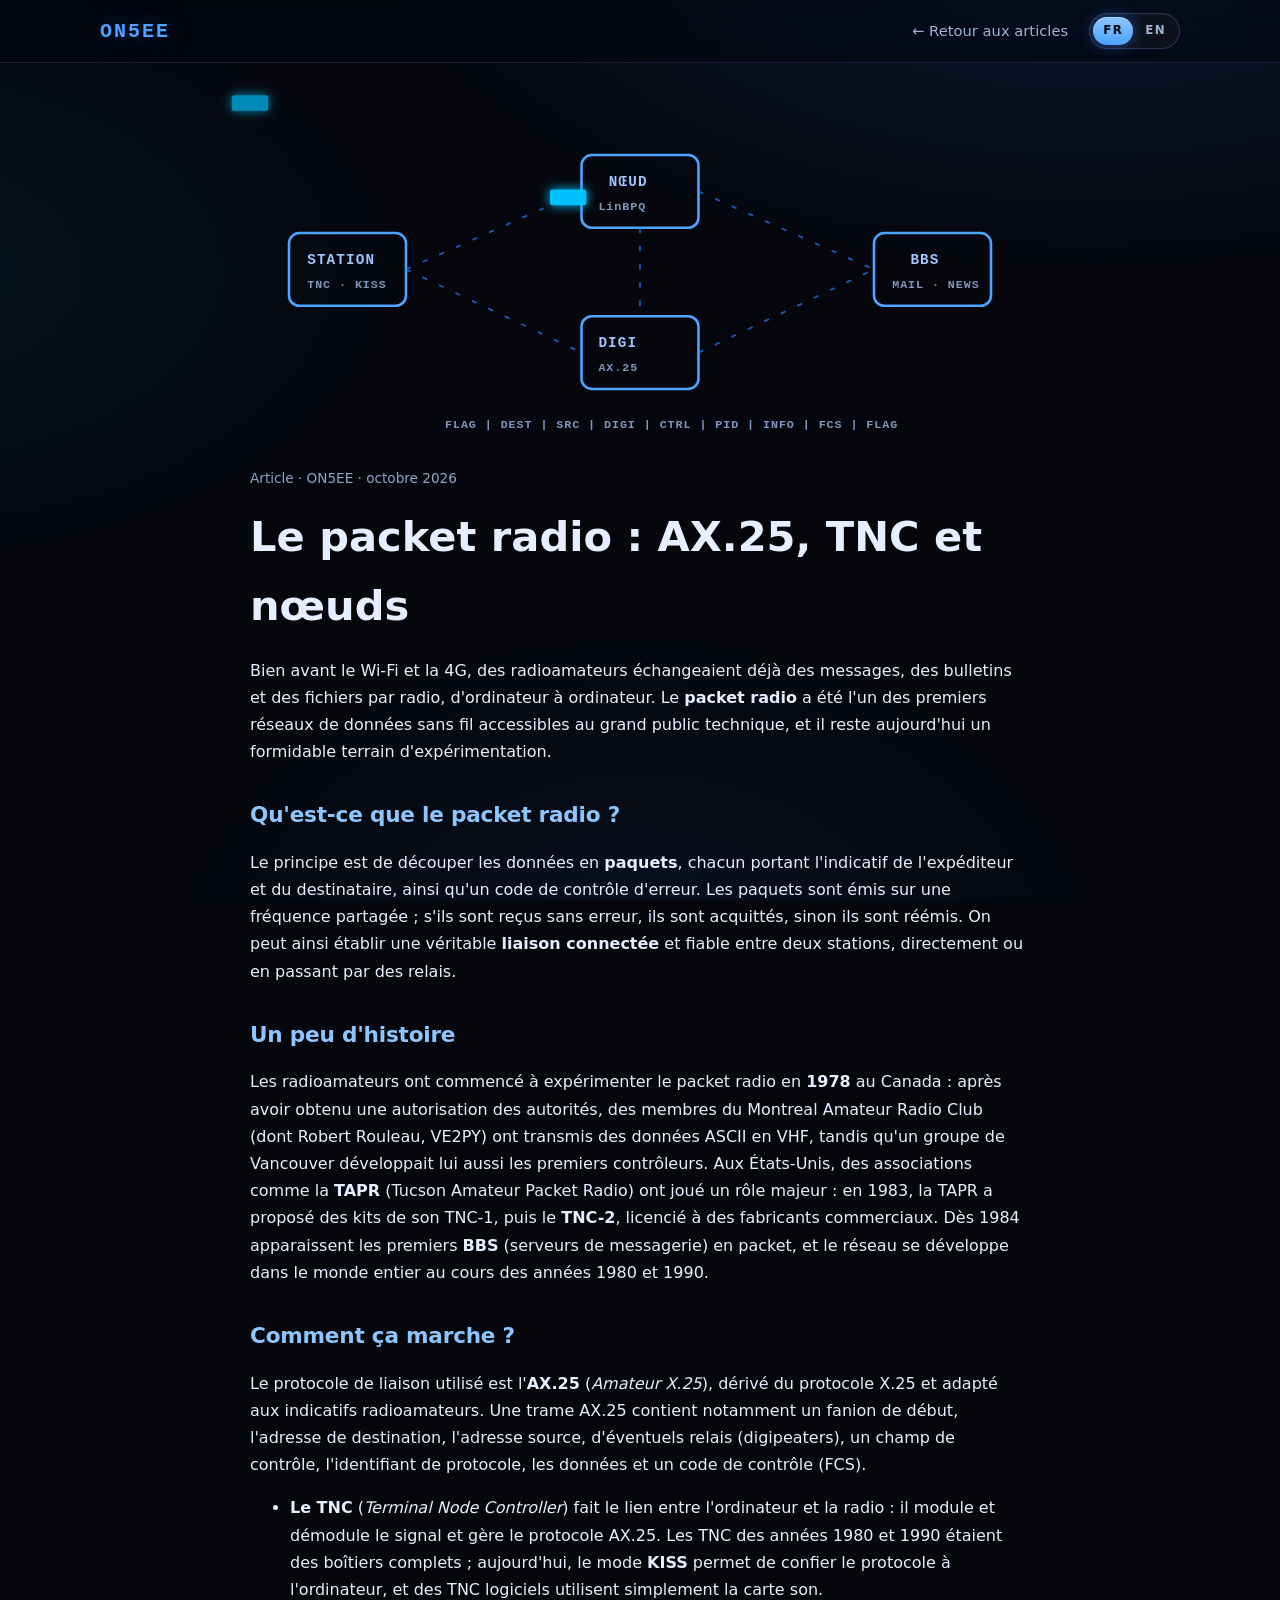
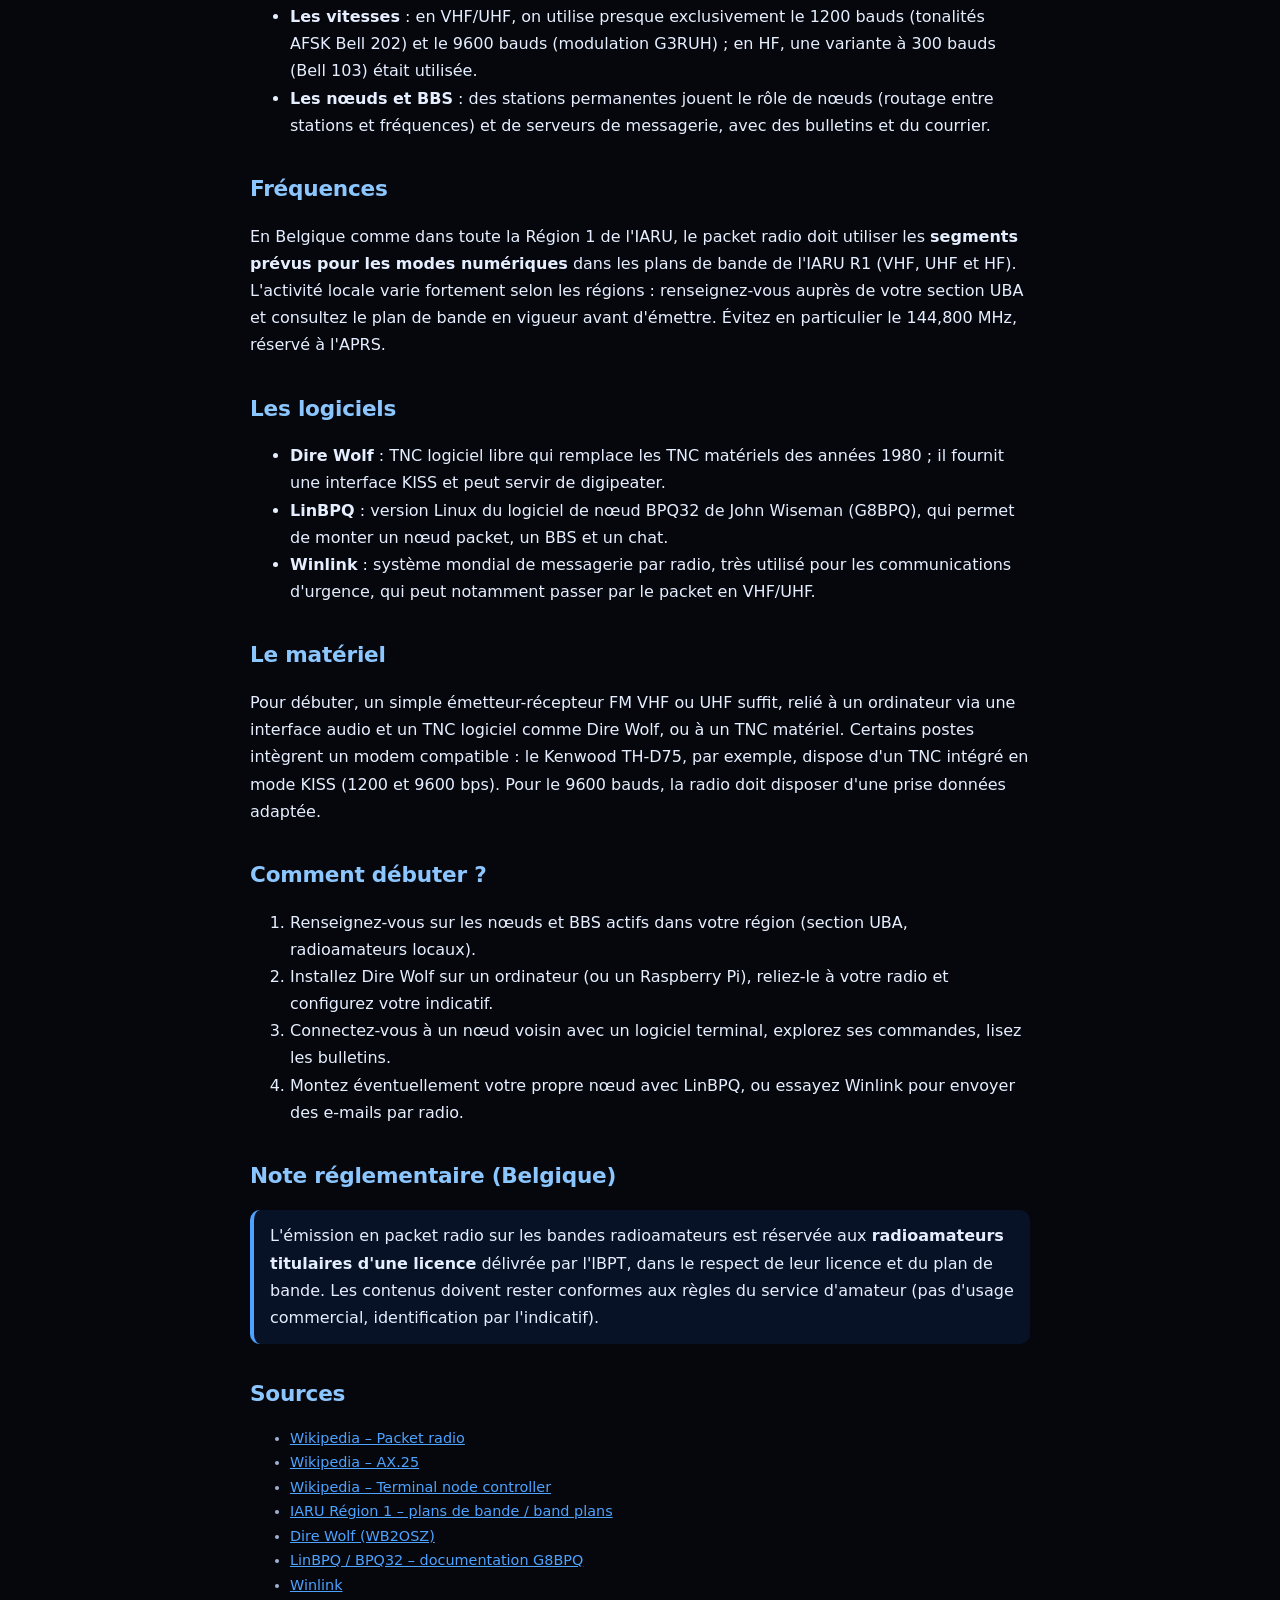
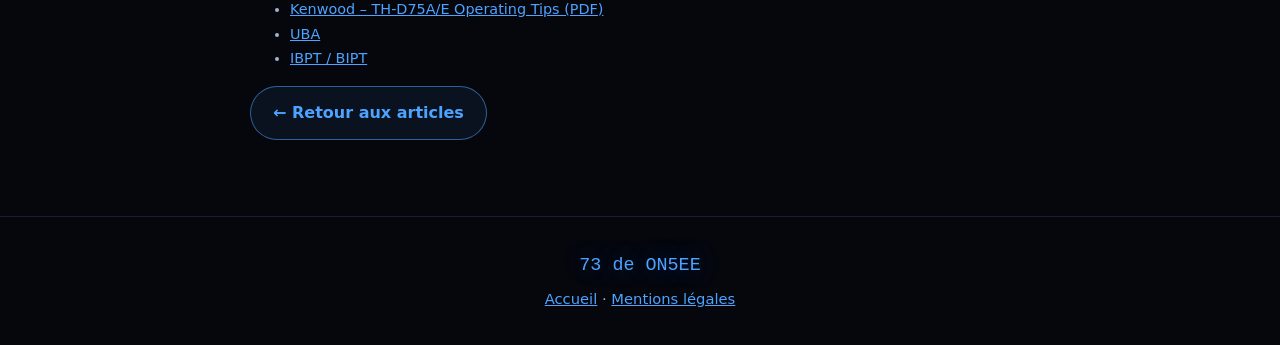
<file: articles/packet-radio.html>
<!DOCTYPE html>
<html lang="fr-BE">
<head>
<meta charset="utf-8"><meta name="viewport" content="width=device-width,initial-scale=1">
<title data-en="Packet radio – ON5EE">Le packet radio – ON5EE</title>
<meta name="description" content="Article pédagogique sur le packet radio : AX.25, TNC, nœuds, logiciels.">
<meta name="theme-color" content="#05070d">
<link rel="canonical" href="https://on5ee.be/articles/packet-radio.html">
<link rel="icon" href="data:image/svg+xml,%3Csvg xmlns='http://www.w3.org/2000/svg' viewBox='0 0 64 64'%3E%3Cpath d='M32 54V22M20 54l12-32 12 32' stroke='%234da3ff' stroke-width='5' fill='none'/%3E%3C/svg%3E">
<link rel="stylesheet" href="../style.css"><link rel="stylesheet" href="../illu.css">
</head>
<body>
<header class="nav"><div class="wrap"><a class="brand" href="../index.html">ON5EE</a><nav style="display:flex;align-items:center;gap:10px;position:static;transform:none;visibility:visible;background:none;border:0"><a href="../index.html#articles" data-en="← Back to articles">← Retour aux articles</a><button class="langbtn" type="button" data-setlang aria-label="English version" data-en-aria-label="Version française"><span class="lf">FR</span><span class="sep">/</span><span class="le">EN</span></button></nav></div></header>
<main class="legal"><div class="wrap article">
<div class="illu-wrap"><svg class="illu" viewBox="0 0 600 260" role="img" aria-label="Illustration : trames AX.25 circulant entre nœuds packet" data-en-aria-label="Illustration: AX.25 frames travelling between packet nodes">
<g class="st"><rect x="30" y="100" width="90" height="56" rx="8"/><rect x="255" y="40" width="90" height="56" rx="8"/><rect x="255" y="164" width="90" height="56" rx="8"/><rect x="480" y="100" width="90" height="56" rx="8"/></g>
<g class="st2 flow"><path d="M120 128L255 68"/><path d="M345 68L480 128"/><path d="M120 128L255 192"/><path d="M345 192L480 128"/><path d="M300 96V164"/></g>
<text class="lbl" x="44" y="124">STATION</text><text class="lbl s" x="44" y="142">TNC · KISS</text><text class="lbl" x="276" y="64" data-en="NODE">NŒUD</text><text class="lbl s" x="268" y="82">LinBPQ</text><text class="lbl" x="268" y="188">DIGI</text><text class="lbl s" x="268" y="206">AX.25</text><text class="lbl" x="508" y="124">BBS</text><text class="lbl s" x="494" y="142">MAIL · NEWS</text>
<g><rect class="pkt" x="-14" y="-6" width="28" height="12" rx="2"><animateMotion dur="4s" repeatCount="indefinite" path="M120 128L255 68L345 68L480 128"/></rect>
<rect class="pkt" x="-14" y="-6" width="28" height="12" rx="2" opacity=".7"><animateMotion dur="5s" begin="2s" repeatCount="indefinite" path="M480 128L345 192L255 192L120 128"/></rect></g>
<g class="lbl s"><text x="150" y="250">FLAG | DEST | SRC | DIGI | CTRL | PID | INFO | FCS | FLAG</text></g></svg></div>
<div data-lang="fr" lang="fr-BE"><p class="meta">Article · ON5EE · octobre 2026</p>
<h1>Le packet radio : AX.25, TNC et nœuds</h1>
<p>Bien avant le Wi-Fi et la 4G, des radioamateurs échangeaient déjà des messages, des bulletins et des fichiers par radio, d'ordinateur à ordinateur. Le <strong>packet radio</strong> a été l'un des premiers réseaux de données sans fil accessibles au grand public technique, et il reste aujourd'hui un formidable terrain d'expérimentation.</p>
<h2>Qu'est-ce que le packet radio ?</h2>
<p>Le principe est de découper les données en <strong>paquets</strong>, chacun portant l'indicatif de l'expéditeur et du destinataire, ainsi qu'un code de contrôle d'erreur. Les paquets sont émis sur une fréquence partagée ; s'ils sont reçus sans erreur, ils sont acquittés, sinon ils sont réémis. On peut ainsi établir une véritable <strong>liaison connectée</strong> et fiable entre deux stations, directement ou en passant par des relais.</p>
<h2>Un peu d'histoire</h2>
<p>Les radioamateurs ont commencé à expérimenter le packet radio en <strong>1978</strong> au Canada : après avoir obtenu une autorisation des autorités, des membres du Montreal Amateur Radio Club (dont Robert Rouleau, VE2PY) ont transmis des données ASCII en VHF, tandis qu'un groupe de Vancouver développait lui aussi les premiers contrôleurs. Aux États-Unis, des associations comme la <strong>TAPR</strong> (Tucson Amateur Packet Radio) ont joué un rôle majeur : en 1983, la TAPR a proposé des kits de son TNC-1, puis le <strong>TNC-2</strong>, licencié à des fabricants commerciaux. Dès 1984 apparaissent les premiers <strong>BBS</strong> (serveurs de messagerie) en packet, et le réseau se développe dans le monde entier au cours des années 1980 et 1990.</p>
<h2>Comment ça marche ?</h2>
<p>Le protocole de liaison utilisé est l'<strong>AX.25</strong> (<em>Amateur X.25</em>), dérivé du protocole X.25 et adapté aux indicatifs radioamateurs. Une trame AX.25 contient notamment un fanion de début, l'adresse de destination, l'adresse source, d'éventuels relais (digipeaters), un champ de contrôle, l'identifiant de protocole, les données et un code de contrôle (FCS).</p>
<ul>
<li><strong>Le TNC</strong> (<em>Terminal Node Controller</em>) fait le lien entre l'ordinateur et la radio : il module et démodule le signal et gère le protocole AX.25. Les TNC des années 1980 et 1990 étaient des boîtiers complets ; aujourd'hui, le mode <strong>KISS</strong> permet de confier le protocole à l'ordinateur, et des TNC logiciels utilisent simplement la carte son.</li>
<li><strong>Les vitesses</strong> : en VHF/UHF, on utilise presque exclusivement le 1200 bauds (tonalités AFSK Bell 202) et le 9600 bauds (modulation G3RUH) ; en HF, une variante à 300 bauds (Bell 103) était utilisée.</li>
<li><strong>Les nœuds et BBS</strong> : des stations permanentes jouent le rôle de nœuds (routage entre stations et fréquences) et de serveurs de messagerie, avec des bulletins et du courrier.</li>
</ul>
<h2>Fréquences</h2>
<p>En Belgique comme dans toute la Région 1 de l'IARU, le packet radio doit utiliser les <strong>segments prévus pour les modes numériques</strong> dans les plans de bande de l'IARU R1 (VHF, UHF et HF). L'activité locale varie fortement selon les régions : renseignez-vous auprès de votre section UBA et consultez le plan de bande en vigueur avant d'émettre. Évitez en particulier le 144,800 MHz, réservé à l'APRS.</p>
<h2>Les logiciels</h2>
<ul>
<li><strong>Dire Wolf</strong> : TNC logiciel libre qui remplace les TNC matériels des années 1980 ; il fournit une interface KISS et peut servir de digipeater.</li>
<li><strong>LinBPQ</strong> : version Linux du logiciel de nœud BPQ32 de John Wiseman (G8BPQ), qui permet de monter un nœud packet, un BBS et un chat.</li>
<li><strong>Winlink</strong> : système mondial de messagerie par radio, très utilisé pour les communications d'urgence, qui peut notamment passer par le packet en VHF/UHF.</li>
</ul>
<h2>Le matériel</h2>
<p>Pour débuter, un simple émetteur-récepteur FM VHF ou UHF suffit, relié à un ordinateur via une interface audio et un TNC logiciel comme Dire Wolf, ou à un TNC matériel. Certains postes intègrent un modem compatible : le Kenwood TH-D75, par exemple, dispose d'un TNC intégré en mode KISS (1200 et 9600 bps). Pour le 9600 bauds, la radio doit disposer d'une prise données adaptée.</p>
<h2>Comment débuter ?</h2>
<ol>
<li>Renseignez-vous sur les nœuds et BBS actifs dans votre région (section UBA, radioamateurs locaux).</li>
<li>Installez Dire Wolf sur un ordinateur (ou un Raspberry Pi), reliez-le à votre radio et configurez votre indicatif.</li>
<li>Connectez-vous à un nœud voisin avec un logiciel terminal, explorez ses commandes, lisez les bulletins.</li>
<li>Montez éventuellement votre propre nœud avec LinBPQ, ou essayez Winlink pour envoyer des e-mails par radio.</li>
</ol>
<h2>Note réglementaire (Belgique)</h2>
<p class="note">L'émission en packet radio sur les bandes radioamateurs est réservée aux <strong>radioamateurs titulaires d'une licence</strong> délivrée par l'IBPT, dans le respect de leur licence et du plan de bande. Les contenus doivent rester conformes aux règles du service d'amateur (pas d'usage commercial, identification par l'indicatif).</p>
</div>
<div data-lang="en" lang="en"><p class="meta">Article · ON5EE · October 2026</p>
<h1>Packet radio: AX.25, TNCs and nodes</h1>
<p>Long before Wi-Fi and 4G, radio amateurs were already exchanging messages, bulletins and files by radio, computer to computer. <strong>Packet radio</strong> was one of the first wireless data networks open to technically-minded hobbyists, and it remains a great field for experimentation today.</p>
<h2>What is packet radio?</h2>
<p>The idea is to split data into <strong>packets</strong>, each carrying the sender's and recipient's callsigns plus an error-check code. Packets are sent on a shared frequency; if received without error they are acknowledged, otherwise they are resent. This makes it possible to set up a genuine, reliable <strong>connected link</strong> between two stations, directly or through relays.</p>
<h2>A little history</h2>
<p>Radio amateurs began experimenting with packet radio in <strong>1978</strong> in Canada: after obtaining government authorisation, members of the Montreal Amateur Radio Club (including Robert Rouleau, VE2PY) transmitted ASCII data on VHF, while a Vancouver group was also developing early controllers. In the United States, groups such as <strong>TAPR</strong> (Tucson Amateur Packet Radio) played a major role: in 1983 TAPR offered kits of its TNC-1, followed by the <strong>TNC-2</strong>, licensed to commercial manufacturers. By 1984 the first packet <strong>BBSs</strong> (bulletin board systems) appeared, and the network grew worldwide through the 1980s and 1990s.</p>
<h2>How does it work?</h2>
<p>The link protocol is <strong>AX.25</strong> (<em>Amateur X.25</em>), derived from X.25 and adapted to amateur callsigns. An AX.25 frame contains a start flag, destination address, source address, optional relays (digipeaters), a control field, a protocol identifier, the data and a frame check sequence (FCS).</p>
<ul>
<li><strong>The TNC</strong> (<em>Terminal Node Controller</em>) links the computer and the radio: it modulates and demodulates the signal and handles AX.25. The TNCs of the 1980s and 1990s were complete boxes; today <strong>KISS</strong> mode lets the computer handle the protocol, and software TNCs simply use the sound card.</li>
<li><strong>Speeds</strong>: on VHF/UHF, 1200 baud (Bell 202 AFSK tones) and 9600 baud (G3RUH modulation) are used almost exclusively; on HF a 300 baud (Bell 103) variant was used.</li>
<li><strong>Nodes and BBSs</strong>: permanent stations act as nodes (routing between stations and frequencies) and as message servers with bulletins and mail.</li>
</ul>
<h2>Frequencies</h2>
<p>In Belgium, as throughout IARU Region 1, packet radio must use the <strong>segments set aside for digital modes</strong> in the IARU R1 band plans (VHF, UHF and HF). Local activity varies greatly by area: ask your UBA section and check the current band plan before transmitting. In particular, avoid 144.800 MHz, which is reserved for APRS.</p>
<h2>Software</h2>
<ul>
<li><strong>Dire Wolf</strong>: free software TNC replacing the hardware TNCs of the 1980s; it provides a KISS interface and can act as a digipeater.</li>
<li><strong>LinBPQ</strong>: the Linux version of John Wiseman's (G8BPQ) BPQ32 node software, for running a packet node, BBS and chat.</li>
<li><strong>Winlink</strong>: worldwide radio e-mail system, widely used for emergency communications, which can run over VHF/UHF packet among other modes.</li>
</ul>
<h2>Equipment</h2>
<p>To start, a simple VHF or UHF FM transceiver is enough, connected to a computer through an audio interface and a software TNC such as Dire Wolf, or to a hardware TNC. Some radios include a compatible modem: the Kenwood TH-D75, for example, has a built-in KISS TNC (1200 and 9600 bps). For 9600 baud, the radio needs a suitable data port.</p>
<h2>How to get started</h2>
<ol>
<li>Find out which nodes and BBSs are active in your area (UBA section, local amateurs).</li>
<li>Install Dire Wolf on a computer (or Raspberry Pi), connect it to your radio and set your callsign.</li>
<li>Connect to a nearby node with a terminal program, explore its commands, read the bulletins.</li>
<li>Possibly set up your own node with LinBPQ, or try Winlink to send e-mail by radio.</li>
</ol>
<h2>Regulatory note (Belgium)</h2>
<p class="note">Transmitting packet radio on the amateur bands is reserved for <strong>licensed radio amateurs</strong> holding a BIPT licence, within the conditions of their licence and the band plan. Content must comply with the rules of the amateur service (no commercial use, identification by callsign).</p>
</div>
<h2 data-en="Sources">Sources</h2><ul class="src"><li><a href="https://en.wikipedia.org/wiki/Packet_radio" target="_blank" rel="noopener">Wikipedia – Packet radio</a></li><li><a href="https://en.wikipedia.org/wiki/AX.25" target="_blank" rel="noopener">Wikipedia – AX.25</a></li><li><a href="https://en.wikipedia.org/wiki/Terminal_node_controller" target="_blank" rel="noopener">Wikipedia – Terminal node controller</a></li><li><a href="https://www.iaru-r1.org/on-the-air/band-plans/" target="_blank" rel="noopener">IARU Région 1 – plans de bande / band plans</a></li><li><a href="https://github.com/wb2osz/direwolf" target="_blank" rel="noopener">Dire Wolf (WB2OSZ)</a></li><li><a href="https://www.cantab.net/users/john.wiseman/Documents/" target="_blank" rel="noopener">LinBPQ / BPQ32 – documentation G8BPQ</a></li><li><a href="https://winlink.org/" target="_blank" rel="noopener">Winlink</a></li><li><a href="https://www.kenwood.com/i/products/info/amateur/pdf/TH-D75AE_IDM.pdf" target="_blank" rel="noopener">Kenwood – TH-D75A/E Operating Tips (PDF)</a></li><li><a href="https://www.uba.be/fr" target="_blank" rel="noopener">UBA</a></li><li><a href="https://www.ibpt.be/" target="_blank" rel="noopener">IBPT / BIPT</a></li></ul><p><a class="btn ghost" href="../index.html#articles" data-en="← Back to articles">← Retour aux articles</a></p>
</div></main>
<footer><div class="wrap"><div class="seventy">73 de ON5EE</div><div><a href="../index.html" data-en="Home">Accueil</a> · <a href="../mentions-legales.html" data-en="Legal notice">Mentions légales</a></div></div></footer>
<script src="../i18n.js"></script><script src="../illu.js" defer></script>
</body></html>
</file>
<file: style.css>
/* ON5EE — thème sombre glassmorphism, polices système uniquement */
:root{
  --bg:#05070d;--bg2:#080c16;--glass:rgba(16,26,48,.5);--glass2:rgba(22,36,66,.55);
  --line:rgba(110,160,255,.16);--txt:#e6efff;--mut:#9fb3d1;--acc:#4da3ff;--acc2:#00c2ff;--acc3:#7fb8ff;--accs:#2f7bff;--ok:#2ee59d;--ink:#020814;
  --glow:0 0 24px rgba(47,123,255,.45);--r:18px;--mono:ui-monospace,SFMono-Regular,Menlo,Consolas,"Liberation Mono",monospace;
}
*{box-sizing:border-box}
html{scroll-behavior:smooth}
@media (prefers-reduced-motion:reduce){html{scroll-behavior:auto}*,*::before,*::after{animation:none!important;transition:none!important}}
body{margin:0;font-family:system-ui,-apple-system,"Segoe UI",Roboto,Ubuntu,"Helvetica Neue",Arial,sans-serif;color:var(--txt);line-height:1.65;
  background:radial-gradient(1200px 600px at 85% -10%,rgba(47,123,255,.16),transparent 60%),radial-gradient(900px 500px at -10% 30%,rgba(0,194,255,.07),transparent 60%),radial-gradient(800px 600px at 50% 110%,rgba(47,123,255,.08),transparent 60%),var(--bg);background-attachment:fixed}
a{color:var(--acc)}a:hover{color:#a9d1ff}
:focus-visible{outline:2px solid var(--acc2);outline-offset:3px;border-radius:6px}
.skip{position:absolute;left:-9999px;top:8px;background:var(--acc);color:var(--ink);padding:8px 14px;border-radius:8px;z-index:100}.skip:focus{left:8px}
.wrap{max-width:1120px;margin:0 auto;padding:0 20px}
.mono{font-family:var(--mono)}.small{font-size:.87rem;color:var(--mut)}.todo{color:var(--acc);font-style:italic}

/* header */
header.nav{position:sticky;top:0;z-index:50;background:rgba(5,7,13,.62);backdrop-filter:blur(14px) saturate(140%);-webkit-backdrop-filter:blur(14px) saturate(140%);border-bottom:1px solid var(--line)}
header.nav .wrap{display:flex;align-items:center;justify-content:space-between;gap:12px;min-height:62px}
.brand{font-family:var(--mono);font-weight:800;font-size:1.25rem;color:var(--acc);text-decoration:none;letter-spacing:.1em;text-shadow:var(--glow);display:flex;align-items:center;gap:10px}
.brand .dot{width:9px;height:9px;border-radius:50%;background:var(--ok);box-shadow:0 0 10px var(--ok);animation:blink 2.4s infinite}
@keyframes blink{50%{opacity:.25}}
nav ul{list-style:none;display:flex;gap:2px;margin:0;padding:0}
nav a{display:block;color:var(--mut);text-decoration:none;font-size:.92rem;padding:8px 11px;border-radius:999px;transition:color .2s,background .2s}
nav a:hover{color:var(--txt);background:rgba(255,255,255,.05)}
nav a.active{color:var(--ink);background:var(--acc);box-shadow:var(--glow)}
.burger{display:none;background:var(--glass);border:1px solid var(--line);color:var(--txt);border-radius:12px;width:44px;height:44px;cursor:pointer;font-size:1.3rem}
@media(max-width:900px){
  .burger{display:block}
  nav{position:fixed;inset:62px 0 auto 0;background:rgba(5,7,13,.96);backdrop-filter:blur(14px);border-bottom:1px solid var(--line);transform:translateY(-120%);transition:transform .3s;visibility:hidden}
  nav.open{transform:none;visibility:visible}
  nav ul{flex-direction:column;padding:10px 16px 16px}
  nav a{padding:12px 14px;font-size:1rem}
}

/* hero */
.hero{position:relative;min-height:88vh;display:flex;align-items:center;overflow:hidden;padding:60px 0}
#scope{position:absolute;inset:0;width:100%;height:100%;pointer-events:none;z-index:0;opacity:.9}
.hero .wrap{position:relative;z-index:1;text-align:center;width:100%}
.kicker{display:inline-flex;gap:8px;align-items:center;font-family:var(--mono);font-size:.82rem;letter-spacing:.18em;color:var(--acc2);background:rgba(0,194,255,.07);border:1px solid rgba(0,194,255,.28);padding:6px 14px;border-radius:999px}
.call{font-family:var(--mono);font-size:clamp(3.2rem,13vw,7.5rem);font-weight:800;letter-spacing:.12em;margin:18px 0 6px;
  background:linear-gradient(180deg,#e2f0ff,var(--acc) 50%,var(--accs));-webkit-background-clip:text;background-clip:text;color:transparent;filter:drop-shadow(0 0 28px rgba(47,123,255,.5))}
.sub{color:var(--mut);font-size:1.15rem;margin:0 0 28px}
.widgets{display:flex;justify-content:center;gap:14px;flex-wrap:wrap;margin-bottom:30px}
.glass{background:var(--glass);border:1px solid var(--line);border-radius:var(--r);backdrop-filter:blur(12px);-webkit-backdrop-filter:blur(12px);box-shadow:0 10px 40px rgba(0,0,0,.35),inset 0 1px 0 rgba(255,255,255,.05)}
.clock{padding:12px 20px;min-width:150px;font-family:var(--mono);text-align:center}
.clock small{display:block;color:var(--mut);font-size:.7rem;letter-spacing:.14em}
.clock span{font-size:1.5rem;color:var(--acc2);text-shadow:0 0 12px rgba(0,194,255,.45)}
.daynight .val{font-size:1.05rem}.daynight .bar{height:6px;border-radius:6px;margin-top:8px;background:linear-gradient(90deg,#0a1630,#2f7bff 22%,#9fd8ff 50%,#2f7bff 78%,#0a1630);position:relative}
.daynight .bar i{position:absolute;top:-4px;width:3px;height:14px;background:#fff;border-radius:2px;box-shadow:0 0 8px #fff}
.btns{display:flex;gap:12px;justify-content:center;flex-wrap:wrap}
.btn{display:inline-flex;align-items:center;gap:8px;padding:12px 22px;border-radius:999px;background:var(--acc);color:var(--ink);font-weight:700;text-decoration:none;border:0;cursor:pointer;font-size:1rem;font-family:inherit;transition:transform .15s,box-shadow .2s,background .2s}
.btn:hover{background:#7dbbff;color:var(--ink);box-shadow:var(--glow);transform:translateY(-2px)}
.btn.ghost{background:rgba(77,163,255,.07);color:var(--acc);border:1px solid rgba(77,163,255,.55)}
.btn.ghost:hover{background:rgba(77,163,255,.16);color:#cfe6ff}
.btn.sm{padding:7px 14px;font-size:.88rem}
.scrollhint{position:absolute;left:50%;bottom:22px;transform:translateX(-50%);z-index:1;color:var(--mut);font-size:.8rem;font-family:var(--mono);letter-spacing:.2em}

/* sections */
section{padding:84px 0;position:relative}
h2{font-size:clamp(1.6rem,4vw,2.2rem);margin:0 0 8px;letter-spacing:-.01em}
h2 .n{font-family:var(--mono);color:var(--acc);font-size:.9rem;display:block;letter-spacing:.2em;margin-bottom:6px}
.lead{color:var(--mut);max-width:720px;margin:0 0 30px}
h3{margin:0 0 8px;font-size:1.1rem}
.grid{display:grid;grid-template-columns:repeat(auto-fit,minmax(250px,1fr));gap:18px}
.card{padding:22px;transition:transform .25s,border-color .25s,box-shadow .25s}
.card:hover{transform:translateY(-4px);border-color:rgba(77,163,255,.45);box-shadow:0 14px 44px rgba(0,0,0,.5),0 0 30px rgba(47,123,255,.18)}
.reveal{opacity:0;transform:translateY(26px);transition:opacity .7s ease,transform .7s ease}
.reveal.in{opacity:1;transform:none}
@media (prefers-reduced-motion:reduce){.reveal{opacity:1;transform:none}}

/* equipment */
.filters{display:flex;flex-wrap:wrap;gap:8px;margin-bottom:22px}
.chip{background:var(--glass);border:1px solid var(--line);color:var(--mut);padding:8px 16px;border-radius:999px;cursor:pointer;font:inherit;font-size:.9rem;transition:all .2s}
.chip:hover{color:var(--txt);border-color:rgba(77,163,255,.5)}
.chip[aria-pressed="true"]{background:var(--acc);color:var(--ink);border-color:var(--acc);box-shadow:var(--glow)}
.gear{display:grid;grid-template-columns:repeat(auto-fill,minmax(230px,1fr));gap:16px}
.gear .card{display:flex;flex-direction:column;gap:6px}
.gear .card.hide{display:none}
.gear .ico{font-size:1.5rem;width:44px;height:44px;display:grid;place-items:center;border-radius:12px;background:rgba(47,123,255,.12);border:1px solid rgba(77,163,255,.3)}
.gear .role{font-size:.78rem;letter-spacing:.12em;text-transform:uppercase;color:var(--acc2);font-family:var(--mono)}
.gear .name{font-weight:700;font-size:1.05rem}
.tags{display:flex;flex-wrap:wrap;gap:6px;margin-top:auto;padding-top:8px}
.tag{font-size:.72rem;font-family:var(--mono);padding:3px 8px;border-radius:6px;background:rgba(0,194,255,.08);color:var(--acc3);border:1px solid rgba(0,194,255,.22)}
.facts{display:flex;flex-wrap:wrap;gap:12px;margin-top:22px}
.fact{padding:12px 18px}.fact b{display:block;font-size:.72rem;letter-spacing:.14em;color:var(--mut);font-weight:500;text-transform:uppercase}

/* repeater */
.rep{display:grid;grid-template-columns:1.2fr 1fr;gap:18px}
@media(max-width:860px){.rep{grid-template-columns:1fr}}
.freqs{display:grid;grid-template-columns:1fr 1fr;gap:14px;margin-bottom:16px}
@media(max-width:480px){.freqs{grid-template-columns:1fr}}
.freq{padding:16px;border-radius:14px;background:rgba(0,0,0,.25);border:1px solid var(--line)}
.freq small{display:block;color:var(--mut);font-size:.75rem;letter-spacing:.12em;text-transform:uppercase}
.freq .v{font-family:var(--mono);font-size:1.6rem;color:var(--acc);text-shadow:var(--glow)}
.freq .v u{text-decoration:none;font-size:.9rem;color:var(--mut)}
table.specs{width:100%;border-collapse:collapse;font-size:.95rem}
table.specs th,table.specs td{text-align:left;padding:9px 10px;border-bottom:1px solid var(--line)}
table.specs th{color:var(--mut);font-weight:500;width:46%}
.src{color:var(--mut);font-size:.85rem;margin-top:14px}
.copy{background:transparent;border:1px solid var(--line);color:var(--mut);border-radius:8px;padding:4px 10px;font-size:.78rem;cursor:pointer;margin-top:8px;font-family:inherit}
.copy:hover{color:var(--txt);border-color:var(--acc)}
.copy.ok{color:var(--acc2);border-color:var(--acc2)}
.calc label{display:block;font-size:.85rem;color:var(--mut);margin:12px 0 4px}
.out{font-family:var(--mono);background:rgba(0,0,0,.3);border:1px dashed var(--line);border-radius:12px;padding:12px 14px;margin-top:12px;color:var(--acc2);white-space:pre-wrap;font-size:.92rem}

/* forms */
input,textarea,select{width:100%;padding:11px 13px;border-radius:12px;border:1px solid var(--line);background:rgba(5,9,14,.65);color:var(--txt);font:inherit}
input:focus,textarea:focus,select:focus{outline:2px solid var(--acc);border-color:transparent}
input[type=range]{padding:0;accent-color:var(--acc)}
textarea{min-height:130px;resize:vertical}
form .row,.row2{display:grid;grid-template-columns:1fr 1fr;gap:14px}
@media(max-width:620px){form .row,.row2{grid-template-columns:1fr}}
label{display:block;font-size:.9rem;color:var(--mut);margin:12px 0 4px}
.hp{position:absolute;left:-9999px}

/* tools */
.tools{display:grid;grid-template-columns:1fr 1fr;gap:18px}
@media(max-width:860px){.tools{grid-template-columns:1fr}}
.morse{font-family:var(--mono);color:var(--acc);word-break:break-word;min-height:1.6em;letter-spacing:.12em}
.led{display:inline-block;width:14px;height:14px;border-radius:50%;background:#0c1a33;vertical-align:middle;margin-left:8px;transition:background .05s,box-shadow .05s}
.led.on{background:var(--acc);box-shadow:0 0 14px var(--acc)}
.big{font-family:var(--mono);font-size:2rem;color:var(--acc);text-shadow:var(--glow);letter-spacing:.1em}

ul.links{list-style:none;padding:0;margin:0}ul.links li{padding:7px 0;border-bottom:1px dashed var(--line)}
ul.links a{text-decoration:none}ul.links a:hover{text-decoration:underline}
footer{border-top:1px solid var(--line);padding:34px 0;text-align:center;color:var(--mut);font-size:.92rem}
footer .seventy{font-family:var(--mono);color:var(--acc);font-size:1.15rem;margin-bottom:6px;text-shadow:var(--glow)}
.legal{padding:40px 0 60px}.legal h2{margin-top:36px;font-size:1.4rem}
.toast{position:fixed;left:50%;bottom:24px;transform:translateX(-50%) translateY(40px);opacity:0;background:var(--acc2);color:var(--ink);padding:10px 18px;border-radius:999px;font-weight:700;transition:all .3s;z-index:90;pointer-events:none}
.toast.show{opacity:1;transform:translateX(-50%)}
section,[id]{scroll-margin-top:76px}
/* sélecteur de langue FR/EN — contrôle segmenté */
.langbtn{-webkit-appearance:none;appearance:none;margin:0;font:inherit;color:inherit;background:rgba(255,255,255,.04);border:1px solid rgba(110,160,255,.25);border-radius:999px;padding:3px;display:inline-flex;align-items:center;gap:2px;height:36px;flex:0 0 auto;white-space:nowrap;cursor:pointer;position:relative;
  -webkit-backdrop-filter:blur(10px);backdrop-filter:blur(10px);box-shadow:inset 0 1px 0 rgba(255,255,255,.05);-webkit-tap-highlight-color:transparent;transition:border-color .2s,box-shadow .2s}
.langbtn::-moz-focus-inner{border:0;padding:0}
.langbtn .sep{display:none}
.langbtn .lf,.langbtn .le{display:inline-flex;align-items:center;justify-content:center;min-width:36px;height:28px;padding:0 10px;border-radius:999px;font-family:system-ui,-apple-system,"Segoe UI",Roboto,sans-serif;font-size:.74rem;font-weight:700;letter-spacing:.12em;line-height:1;color:var(--mut);}
html.i18n-ready .langbtn .lf,html.i18n-ready .langbtn .le{transition:background .25s,color .25s,box-shadow .25s}
.langbtn .lf,html.lang-en .langbtn .le{background:linear-gradient(180deg,#8cc6ff,var(--acc));color:var(--ink);box-shadow:0 0 14px rgba(47,123,255,.5),inset 0 1px 0 rgba(255,255,255,.25)}
html.lang-en .langbtn .lf{background:transparent;color:var(--mut);box-shadow:none;text-shadow:none}
.langbtn:hover{border-color:rgba(77,163,255,.6)}
.langbtn:hover .lf:not(:only-child),.langbtn:hover .le{color:var(--txt)}
html:not(.lang-en) .langbtn:hover .lf,html.lang-en .langbtn:hover .le{color:var(--ink)}
.langbtn:focus{outline:none}
.langbtn:focus-visible{outline:none;box-shadow:0 0 0 2px var(--bg),0 0 0 4px var(--acc2)}
.langtop{margin:0 10px 0 auto}
li.langli{display:none}
header.nav .wrap{flex-wrap:nowrap}
@media(min-width:901px){nav{order:2;margin-left:auto}.langtop{order:3;margin:0 0 0 18px;padding-left:3px}header.nav .wrap>.langtop::before{content:"";position:absolute;left:-11px;top:8px;bottom:8px;width:1px;background:var(--line)}}
@media(max-width:900px){li.langli{display:block;padding:10px 14px}}
[hidden]{display:none!important}

.notice{margin:0 0 1.4rem;padding:.9rem 1.1rem;border-radius:14px;border:1px solid rgba(255,191,71,.45);border-left:4px solid #ffbf47;background:linear-gradient(90deg,rgba(255,191,71,.12),rgba(47,123,255,.12));color:#f2f5fb;line-height:1.5;box-shadow:0 0 24px rgba(47,123,255,.12)}
.notice strong{color:#ffd27a}
/* WebSDR */
.sdrsvg{width:100%;max-width:640px;display:block;margin:6px auto 22px}
.sdrlink{display:block;color:inherit;text-decoration:none}
.sdrlink h3{color:#4da3ff}
.sdrsvg .sw{opacity:0;animation:sdrw 2.4s infinite}
.sdrsvg .w2{animation-delay:.4s}.sdrsvg .w3{animation-delay:.8s}
@keyframes sdrw{0%{opacity:0}30%{opacity:1}100%{opacity:0}}
.sdrsvg .wfl rect{animation:sdrf 1.8s ease-in-out infinite alternate}
.sdrsvg .wfl rect:nth-child(2n){animation-delay:.7s}
@keyframes sdrf{to{opacity:.15}}
.sdrcur{animation:sdrc 6s ease-in-out infinite alternate}
@keyframes sdrc{to{transform:translateX(170px)}}
@media(prefers-reduced-motion:reduce){.sdrsvg *{animation:none!important}.sdrsvg .sw{opacity:1}}
</file>
<file: fun.css>
/* ===== APERÇU FUN : façade de transceiver rétro ===== */
.hero.fun{min-height:auto;padding:46px 0 60px}
.hero.fun #scope{opacity:.45}
.rig{max-width:1000px;margin:0 auto;border-radius:22px;padding:14px 18px 20px;text-align:left;
  background:linear-gradient(180deg,#1a2233,#0d121c 60%,#0a0e16);border:1px solid rgba(110,160,255,.22);
  box-shadow:0 30px 80px rgba(0,0,0,.6),0 0 0 6px #070a12,0 0 0 7px rgba(110,160,255,.15),inset 0 1px 0 rgba(255,255,255,.08)}
.rig-top{display:flex;justify-content:space-between;align-items:center;padding:2px 6px 12px;border-bottom:1px solid rgba(255,255,255,.05);margin-bottom:14px}
.rig-brand{font-family:var(--mono);font-weight:800;letter-spacing:.2em;color:#cfe3ff;font-size:.95rem}
.rig-brand em{font-style:normal;color:var(--mut);font-weight:500;font-size:.78rem}
.leds{display:flex;align-items:center;gap:6px;font-family:var(--mono);font-size:.72rem;color:var(--mut)}
.leds b{margin-right:10px;font-weight:600}
.led2{width:10px;height:10px;border-radius:50%;background:#14202f;box-shadow:inset 0 1px 2px rgba(0,0,0,.6)}
.led2.rx.on{background:#2ee59d;box-shadow:0 0 10px #2ee59d}
.led2.tx.on{background:#ff5468;box-shadow:0 0 12px #ff5468}
.rig-body{display:grid;grid-template-columns:200px 1fr 210px;gap:18px;align-items:center}
.smeter{background:linear-gradient(180deg,#0b1730,#06101f);border-radius:14px;padding:10px 10px 6px;border:1px solid rgba(110,160,255,.2);box-shadow:inset 0 0 22px rgba(47,123,255,.25)}
.smeter svg{width:100%;display:block}
#needle{transform-origin:100px 100px;transition:transform .12s ease-out}
.smlabel{text-align:center;font-family:var(--mono);font-size:.65rem;letter-spacing:.3em;color:var(--mut)}
.lcd{position:relative;border-radius:12px;padding:12px 16px;min-height:178px;font-family:var(--mono);color:#bfe3ff;
  background:radial-gradient(120% 140% at 50% 0%,#0f3f86 0%,#0a2a5c 45%,#061a3a 100%);
  border:2px solid #04122a;box-shadow:inset 0 0 30px rgba(0,0,0,.55),inset 0 0 2px rgba(160,210,255,.6),0 0 30px rgba(47,123,255,.25)}
.lcd::after{content:"";position:absolute;inset:0;border-radius:10px;pointer-events:none;background:repeating-linear-gradient(0deg,rgba(0,0,0,.12) 0 1px,transparent 1px 3px)}
.lcd-row1{display:flex;justify-content:space-between;font-size:.78rem;letter-spacing:.15em;color:#8fc8ff}
.lcd-row1 .band{background:rgba(160,210,255,.15);padding:1px 8px;border-radius:4px;color:#e2f2ff}
.lcd-freq{font-size:clamp(2rem,5vw,3.1rem);font-weight:700;letter-spacing:.06em;color:#e6f4ff;text-shadow:0 0 12px rgba(120,190,255,.9),0 0 30px rgba(47,123,255,.6);line-height:1.1;margin-top:4px}
.lcd-freq small{font-size:.4em;color:#8fc8ff;margin-left:6px}
.lcd-call{font-size:.95rem;letter-spacing:.45em;color:#7fc0ff;margin-top:2px}
.lcd-msg{min-height:2.6em;margin-top:6px;font-size:.88rem;color:#d5ecff}
.lcd-go{position:absolute;right:14px;top:44px;color:#e6f4ff;text-decoration:none;border:1px solid rgba(160,210,255,.4);border-radius:8px;padding:3px 10px;font-size:.8rem;z-index:2}
.lcd-go:hover{background:rgba(160,210,255,.15);color:#fff}
.lcd-clocks{display:flex;flex-wrap:wrap;gap:6px 16px;margin-top:8px;padding-top:8px;border-top:1px dashed rgba(160,210,255,.25);font-size:.74rem;color:#8fc8ff;align-items:center}
.lcd-clocks b{color:#e6f4ff;font-weight:600}.lcd-clocks i{font-style:normal}
.lcd-clocks .daynight{display:inline-flex;align-items:center;gap:8px}
.lcd-clocks .bar{display:inline-block;position:relative;width:70px;height:5px;border-radius:5px;background:linear-gradient(90deg,#0a1630,#2f7bff 22%,#9fd8ff 50%,#2f7bff 78%,#0a1630)}
.lcd-clocks .bar i{position:absolute;top:-3px;width:2px;height:11px;background:#fff;border-radius:2px}
.lcd-clocks small{color:#8fc8ff;font-size:.7rem}
.controls{display:flex;flex-direction:column;align-items:center;gap:8px}
.vfo{width:150px;height:150px;border-radius:50%;cursor:grab;touch-action:none;position:relative;
  background:radial-gradient(circle at 50% 50%,#0d1320 0 44%,transparent 45%),conic-gradient(from 0deg,#2a3346,#151b27,#2a3346,#151b27,#2a3346);
  box-shadow:0 10px 30px rgba(0,0,0,.6),0 0 0 3px #0a0e16,0 0 22px rgba(47,123,255,.35),inset 0 2px 3px rgba(255,255,255,.15)}
.vfo:active{cursor:grabbing}
.vfo:focus-visible{outline:none;box-shadow:0 0 0 3px #0a0e16,0 0 0 6px var(--acc2),0 0 30px rgba(0,194,255,.5)}
.vfo-dial{position:absolute;inset:14px;border-radius:50%;background:repeating-conic-gradient(from 0deg,#3a4458 0 2deg,#232a38 2deg 6deg);box-shadow:inset 0 0 12px rgba(0,0,0,.6)}
.vfo-dial::after{content:"";position:absolute;inset:26px;border-radius:50%;background:radial-gradient(circle at 40% 35%,#3b4a66,#141a26 70%);box-shadow:0 0 0 1px rgba(255,255,255,.06),0 0 18px rgba(47,123,255,.35)}
.dimple{position:absolute;left:50%;top:8px;width:14px;height:14px;margin-left:-7px;border-radius:50%;background:#4da3ff;box-shadow:0 0 12px #4da3ff,inset 0 1px 2px rgba(255,255,255,.5);z-index:1}
.vfo-hint{text-align:center;font-size:.72rem}
.rig-btns{display:flex;gap:10px}
.rigbtn{-webkit-appearance:none;appearance:none;font:inherit;font-family:var(--mono);font-weight:700;letter-spacing:.12em;font-size:.8rem;color:#cfe3ff;cursor:pointer;
  padding:9px 14px;border-radius:10px;border:1px solid rgba(110,160,255,.3);background:linear-gradient(180deg,#232d41,#141a26);box-shadow:0 4px 0 #070a12,inset 0 1px 0 rgba(255,255,255,.1);transition:transform .08s,box-shadow .08s}
.rigbtn:active,.rigbtn.down{transform:translateY(3px);box-shadow:0 1px 0 #070a12}
.rigbtn[aria-pressed="true"]{color:var(--ink);background:linear-gradient(180deg,#8cc6ff,var(--acc))}
.rigbtn.ptt{color:#fff;background:linear-gradient(180deg,#3b4e78,#1d2840)}
.rigbtn:focus-visible{outline:2px solid var(--acc2);outline-offset:2px}
.egg-hint{text-align:center;margin-top:14px;opacity:.75}
@media(max-width:900px){.rig-body{grid-template-columns:1fr}.smeter{max-width:240px;margin:0 auto;width:100%}.lcd{order:-1}.controls{flex-direction:row;flex-wrap:wrap;justify-content:center}.vfo{width:120px;height:120px}.vfo-dial::after{inset:20px}.vfo-hint{width:100%}}

/* modules rack */
#gear .card{background:linear-gradient(180deg,#1b2333,#111724);border:1px solid rgba(110,160,255,.18);border-radius:10px;padding:18px 26px 16px;position:relative;
  box-shadow:inset 0 1px 0 rgba(255,255,255,.07),0 8px 22px rgba(0,0,0,.45)}
#gear .card::before,#gear .card::after{content:"";position:absolute;top:10px;bottom:10px;width:8px;
  background:radial-gradient(circle,#5a667d 0 2px,#252d3c 2.5px 3.5px,transparent 4px) center 4px/8px 8px no-repeat,radial-gradient(circle,#5a667d 0 2px,#252d3c 2.5px 3.5px,transparent 4px) center calc(100% - 4px)/8px 8px no-repeat;opacity:.9}
#gear .card::before{left:8px}#gear .card::after{right:8px}
.rk{position:absolute;right:28px;top:16px;width:30px;height:30px;border-radius:50%;background:radial-gradient(circle at 40% 35%,#46546f,#151b27 70%);box-shadow:0 0 0 2px #0a0e16,0 0 12px rgba(47,123,255,.45);transition:transform .5s cubic-bezier(.2,.8,.2,1),box-shadow .3s}
.rk::after{content:"";position:absolute;left:50%;top:3px;width:3px;height:9px;margin-left:-1.5px;border-radius:2px;background:#4da3ff;box-shadow:0 0 6px #4da3ff}
#gear .card:hover .rk{transform:rotate(140deg);box-shadow:0 0 0 2px #0a0e16,0 0 20px rgba(0,194,255,.8)}
.rled{position:absolute;right:66px;top:27px;width:7px;height:7px;border-radius:50%;background:#00c2ff;box-shadow:0 0 8px #00c2ff;animation:rled 3s infinite}
@keyframes rled{0%,90%{opacity:1}95%{opacity:.2}}

/* carte QSL */
.qslwrap{perspective:1400px;display:flex;justify-content:center;margin:10px 0 18px}
.qslcard{-webkit-appearance:none;appearance:none;border:0;padding:0;background:none;font:inherit;color:inherit;cursor:pointer;width:min(560px,100%);aspect-ratio:14/9;text-align:left}
.qsl-inner{display:block;position:relative;width:100%;height:100%;transition:transform .8s cubic-bezier(.2,.8,.2,1);transform-style:preserve-3d}
.qslcard[aria-pressed="true"] .qsl-inner{transform:rotateY(180deg)}
@media(hover:hover){.qslcard:hover .qsl-inner{transform:rotateY(180deg)}.qslcard[aria-pressed="true"]:hover .qsl-inner{transform:none}}
.qsl-face{position:absolute;inset:0;border-radius:16px;-webkit-backface-visibility:hidden;backface-visibility:hidden;padding:22px 24px;display:flex;flex-direction:column;overflow:hidden;
  border:1px solid rgba(160,210,255,.35);box-shadow:0 20px 60px rgba(0,0,0,.55),0 0 40px rgba(47,123,255,.2)}
.qsl-front{background:radial-gradient(120% 100% at 100% 0%,#1e5fd6 0%,#0c2e6e 40%,#081a3d 100%)}
.qsl-back{transform:rotateY(180deg);background:linear-gradient(160deg,#0d1a33,#08101f);justify-content:center;gap:14px}
.qsl-call{font-family:var(--mono);font-weight:800;font-size:clamp(2.2rem,8vw,3.6rem);letter-spacing:.1em;color:#fff;text-shadow:0 0 22px rgba(120,190,255,.8)}
.qsl-sub{color:#cfe3ff;letter-spacing:.08em;font-size:.9rem}
.qsl-waves{position:absolute;right:-40px;bottom:-60px;width:260px;height:260px;border-radius:50%;
  background:repeating-radial-gradient(circle,transparent 0 18px,rgba(160,210,255,.18) 18px 20px)}
.qsl-grid{display:grid;grid-template-columns:repeat(3,1fr);gap:6px 12px;margin-top:auto;font-family:var(--mono);font-size:.74rem;position:relative}
.qsl-grid span{display:flex;flex-direction:column;background:rgba(0,0,0,.22);border-radius:6px;padding:4px 8px}
.qsl-grid i{font-style:normal;color:#8fc8ff;font-size:.66rem;letter-spacing:.1em;text-transform:uppercase}
.qsl-grid b{color:#e6f4ff;font-weight:500}
.qsl-flip{position:absolute;right:16px;top:14px;color:#cfe3ff}
.qsl-title{font-size:1.3rem;font-weight:700;color:#e6f4ff}
.qsl-text{color:var(--txt)}
.qsl-73{font-family:var(--mono);color:var(--acc);font-size:1.2rem;text-shadow:var(--glow)}
@media(max-width:480px){.qsl-grid{grid-template-columns:repeat(2,1fr)}.qslcard{aspect-ratio:auto;height:340px}}

#confetti{position:fixed;inset:0;width:100%;height:100%;pointer-events:none;z-index:200}
@media (prefers-reduced-motion:reduce){#needle{transition:none}.qsl-inner{transition:none}.rled{animation:none}}
@media(max-width:600px){
  .rig{padding:12px 12px 16px}
  .rig-brand em{display:none}
  .lcd-freq{font-size:2.05rem}
  .lcd-go{position:static;display:inline-block;margin-top:8px}
}

.lcd-ex{font:600 .72rem/1.2 ui-monospace,Menlo,Consolas,monospace;letter-spacing:.14em;color:#8cc6ff;opacity:.85;margin-top:2px}

/* formulaire QSL */
.qslform{max-width:760px;margin:0 auto}
.qslform h3{margin:0 0 6px;color:#e6f4ff;font-family:var(--mono)}
.qrow{display:grid;grid-template-columns:repeat(2,1fr);gap:0 16px}
.qslform select{width:100%;font:inherit}
#q-call{text-transform:uppercase;font-family:var(--mono)}
.qsl-grid b.live{color:#7dd3ff;text-shadow:0 0 8px rgba(77,163,255,.7)}
@media(max-width:560px){.qrow{grid-template-columns:1fr}}
</file>
<file: illu.css>
/* ON5EE — illustrations SVG originales, animées (désactivées si prefers-reduced-motion) */
.illu{display:block;width:100%;height:auto;margin:0 auto 1.4rem;overflow:visible}
.illu-wrap{position:relative;margin:0 0 1.6rem}
.illu-cap{font-size:.78rem;color:#8fa6c8;text-align:center;margin-top:-.6rem;letter-spacing:.04em}
.illu .st{stroke:#4da3ff;fill:none;stroke-width:2;stroke-linecap:round;stroke-linejoin:round}
.illu .st2{stroke:#2f7bff;fill:none;stroke-width:1.4;opacity:.7}
.illu .fi{fill:#4da3ff}.illu .fc{fill:#00c2ff}.illu .dim{fill:#1a2b48}.illu .lbl{fill:#9fc4ff;font:600 11px ui-monospace,Menlo,Consolas,monospace;letter-spacing:.08em}
.illu .lbl.s{font-size:9px;fill:#7f97bd}
.ring{fill:none;stroke:#00c2ff;stroke-width:2;transform-box:fill-box;transform-origin:center;animation:ring 3s ease-out infinite;opacity:0}
.ring.d1{animation-delay:1s}.ring.d2{animation-delay:2s}
@keyframes ring{0%{transform:scale(.2);opacity:.9}100%{transform:scale(1);opacity:0}}
.blink{animation:blink 1.6s steps(2) infinite}@keyframes blink{50%{opacity:.15}}
.draw{stroke-dasharray:var(--len,600);stroke-dashoffset:var(--len,600)}
.in .draw,.draw.in{animation:draw 2.4s ease forwards}@keyframes draw{to{stroke-dashoffset:0}}
.flow{stroke-dasharray:4 10;animation:flow 1.2s linear infinite}@keyframes flow{to{stroke-dashoffset:-28}}
.arc{stroke:#00c2ff;fill:none;stroke-width:1.6;stroke-dasharray:6 8;animation:flow 2s linear infinite;opacity:.85}
.pkt{fill:#00c2ff;filter:drop-shadow(0 0 4px #00c2ff)}
.pulse{transform-box:fill-box;transform-origin:center;animation:pulse 2s ease-in-out infinite}@keyframes pulse{50%{transform:scale(1.35);opacity:.6}}
.gico{width:46px;height:46px;display:block;margin-bottom:6px}
.gico .st{stroke:#4da3ff;fill:rgba(47,123,255,.08);stroke-width:2;stroke-linejoin:round}
.gico .k{fill:#00c2ff;filter:drop-shadow(0 0 3px #00c2ff)}
.card:hover .gico .k{animation:blink .8s steps(2) infinite}
#waterfall{display:block;width:100%;height:120px;border-radius:12px;background:#04060c;border:1px solid rgba(77,163,255,.25);margin:0 0 1.4rem}
.wf-cap{display:flex;justify-content:space-between;font:600 .72rem ui-monospace,Menlo,monospace;color:#7f97bd;margin:-1.1rem 4px 1.4rem}
.articles{display:grid;grid-template-columns:repeat(auto-fit,minmax(280px,1fr));gap:18px}
.acard{display:flex;flex-direction:column;gap:8px;text-decoration:none;color:inherit;transition:transform .25s,box-shadow .25s}
.acard:hover,.acard:focus-visible{transform:translateY(-4px);box-shadow:0 0 0 1px #4da3ff,0 10px 40px rgba(47,123,255,.25)}
.acard svg{width:100%;height:auto;border-radius:12px;background:rgba(5,10,22,.6)}
.acard h3{margin:4px 0 0}.acard .more{color:#4da3ff;font-weight:600;margin-top:auto}
[data-parallax]{will-change:transform}
.article{max-width:820px}.article h1{font-size:clamp(1.8rem,4vw,2.6rem);margin:.2rem 0 .6rem}
.article h2{margin-top:2rem;font-size:1.35rem;color:#8cc6ff}.article p,.article li{line-height:1.7}
.article .meta{color:#8fa6c8;font-size:.85rem}.article .src li{font-size:.9rem;word-break:break-word}
.article .note{border-left:4px solid #4da3ff;background:rgba(47,123,255,.1);padding:.8rem 1rem;border-radius:10px}
.article table{border-collapse:collapse;width:100%;margin:1rem 0}.article td,.article th{border-bottom:1px solid rgba(77,163,255,.2);padding:.5rem;text-align:left;vertical-align:top}
@media (prefers-reduced-motion:reduce){.draw{stroke-dashoffset:0!important}.ring{opacity:.5;transform:scale(.7)}}
</file>
<file: etude-antenne.css>
/* ON5EE — étude de rayonnement de l'antenne EFHW. Thème du site, aucune police externe. */

/* Carte cliquable dans le rack station */
#gear .card.card-etude{cursor:pointer}
#gear .card.card-etude:hover,
#gear .card.card-etude:focus-visible{
  border-color:rgba(77,163,255,.55);
  box-shadow:0 14px 44px rgba(0,0,0,.5),0 0 30px rgba(47,123,255,.22);
}
.etude-hint{
  display:inline-flex;align-items:center;gap:4px;margin-top:8px;
  font-family:var(--mono);font-size:.72rem;letter-spacing:.08em;
  color:var(--acc);text-transform:none;
}
#gear .card.card-etude:hover .etude-hint,
#gear .card.card-etude:focus-visible .etude-hint{color:#cfe6ff}

/* Boîte de dialogue */
dialog.etude{
  width:min(940px,calc(100vw - 20px));
  max-height:min(92vh,980px);
  padding:0;border:1px solid var(--line);border-radius:var(--r);
  background:
    radial-gradient(700px 280px at 100% 0%,rgba(47,123,255,.14),transparent 60%),
    radial-gradient(500px 240px at 0% 100%,rgba(0,194,255,.07),transparent 55%),
    #080c16;
  color:var(--txt);box-shadow:0 24px 80px rgba(0,0,0,.65),0 0 40px rgba(47,123,255,.18);
  overflow:hidden;
}
dialog.etude::backdrop{
  background:rgba(2,8,20,.78);
  -webkit-backdrop-filter:blur(8px);backdrop-filter:blur(8px);
}
dialog.etude[open]{animation:etude-in .28s ease}
@keyframes etude-in{from{opacity:0;transform:translateY(14px) scale(.98)}to{opacity:1;transform:none}}

.etude-box{display:flex;flex-direction:column;max-height:min(92vh,980px)}
.etude-head{
  position:sticky;top:0;z-index:3;display:flex;align-items:flex-start;justify-content:space-between;gap:12px;
  padding:16px 18px 14px 22px;
  background:#080c16;
  border-bottom:1px solid var(--line);
}
.etude-sub{margin:4px 0 12px;font-size:1.05rem;scroll-margin-top:8px}
#etude-gallery{scroll-margin-top:8px}

.etude-head h2{margin:0;font-size:clamp(1.15rem,3vw,1.45rem);letter-spacing:-.01em;padding-right:8px;line-height:1.3}
.etude-kicker{display:block;font-family:var(--mono);font-size:.72rem;letter-spacing:.18em;color:var(--acc2);margin-bottom:4px;font-weight:600}
.etude-close{
  flex:0 0 auto;width:44px;height:44px;border-radius:12px;border:1px solid var(--line);
  background:rgba(255,255,255,.04);color:var(--txt);font-size:1.6rem;line-height:1;cursor:pointer;
  display:grid;place-items:center;font-family:inherit;padding:0;
}
.etude-close:hover{border-color:var(--acc);color:#fff;background:rgba(77,163,255,.12)}

.etude-body{padding:8px 22px 28px;overflow:auto;-webkit-overflow-scrolling:touch}

/* Fiche technique */
.etude-specs{width:100%;border-collapse:collapse;font-size:.95rem;margin:8px 0 22px}
.etude-specs th,.etude-specs td{text-align:left;padding:8px 10px;border-bottom:1px solid var(--line);vertical-align:top}
.etude-specs th{color:var(--mut);font-weight:500;width:34%;font-size:.82rem;letter-spacing:.06em;text-transform:uppercase}

/* Pilules de bande */
.etude-bands{display:flex;flex-wrap:wrap;gap:8px;margin:0 0 12px}
.etude-bands button{
  background:var(--glass);border:1px solid var(--line);color:var(--mut);
  padding:8px 16px;border-radius:999px;cursor:pointer;font:inherit;font-size:.9rem;font-family:var(--mono);
  letter-spacing:.04em;transition:all .2s;
}
.etude-bands button:hover{color:var(--txt);border-color:rgba(77,163,255,.5)}
.etude-bands button[aria-pressed="true"]{background:var(--acc);color:var(--ink);border-color:var(--acc);box-shadow:var(--glow)}
.etude-bandtxt{
  margin:0 0 22px;padding:14px 16px;border-radius:14px;
  background:rgba(0,194,255,.06);border:1px solid rgba(0,194,255,.22);
  color:var(--txt);line-height:1.6;
}
.etude-bandtxt[hidden]{display:none!important}

/* Galerie */
.etude-gallery{display:grid;grid-template-columns:1fr 1fr;gap:14px;margin:0 0 22px}
.etude-shot{margin:0;display:flex;flex-direction:column;gap:8px}
.etude-shot button{
  display:block;width:100%;padding:0;margin:0;border:1px solid var(--line);border-radius:12px;
  background:#000;cursor:zoom-in;overflow:hidden;line-height:0;
  transition:border-color .2s,box-shadow .2s;
}
.etude-shot button:hover,.etude-shot button:focus-visible{
  border-color:rgba(77,163,255,.55);box-shadow:0 0 24px rgba(47,123,255,.25);
}
.etude-shot img{width:100%;height:auto;aspect-ratio:4/3;object-fit:contain;background:#000;display:block;vertical-align:top}
.etude-shot figcaption{font-size:.82rem;color:var(--mut);line-height:1.45;padding:0 2px}

/* Relief */
.etude-relief{
  margin:0 0 16px;padding:14px 16px;border-radius:14px;
  border:1px solid rgba(46,229,157,.28);border-left:4px solid var(--ok);
  background:linear-gradient(90deg,rgba(46,229,157,.08),rgba(47,123,255,.08));
  line-height:1.55;
}
.etude-relief strong{color:var(--ok);font-family:var(--mono);font-size:.78rem;letter-spacing:.12em;text-transform:uppercase;display:block;margin-bottom:4px}
.etude-note{margin:0;font-size:.85rem;color:var(--mut);font-style:italic}

/* Lightbox à l'intérieur de la modale */
.etude-lite{
  position:absolute;inset:0;z-index:5;display:flex;flex-direction:column;align-items:center;justify-content:center;
  padding:16px 16px 24px;background:rgba(2,8,20,.92);
  -webkit-backdrop-filter:blur(8px);backdrop-filter:blur(8px);
}
.etude-lite[hidden]{display:none!important}
.etude-lite-bar{position:absolute;top:10px;right:10px;display:flex;gap:8px;z-index:2}
.etude-lite img{max-width:100%;max-height:calc(100% - 72px);width:auto;height:auto;object-fit:contain;border-radius:8px;box-shadow:0 8px 40px rgba(0,0,0,.6)}
.etude-lite figcaption{margin:10px 12px 0;text-align:center;color:var(--mut);font-size:.85rem;max-width:720px}
.etude-lite-nav{
  position:absolute;top:50%;transform:translateY(-50%);width:44px;height:44px;border-radius:50%;
  border:1px solid var(--line);background:rgba(8,12,22,.8);color:var(--txt);cursor:pointer;
  font-size:1.4rem;display:grid;place-items:center;font-family:inherit;padding:0;
}
.etude-lite-nav:hover{border-color:var(--acc);color:#fff}
.etude-lite-prev{left:10px}.etude-lite-next{right:10px}

@media(max-width:620px){
  .etude-gallery{grid-template-columns:1fr}
  .etude-specs th{width:40%;font-size:.78rem}
  dialog.etude,.etude-box{max-height:96vh;width:calc(100vw - 12px)}
  .etude-body{padding:6px 14px 22px}
  .etude-head{padding:12px 12px 10px 14px}
  .etude-lite-nav{width:38px;height:38px}
}
.etude-lite figure{margin:0;display:flex;flex-direction:column;align-items:center;max-width:100%;max-height:100%}
@media(max-width:420px){
  .etude-specs th,.etude-specs td{display:block;width:auto;border-bottom:0;padding-left:0;padding-right:0}
  .etude-specs th{padding-bottom:0}
  .etude-specs td{padding-top:2px;padding-bottom:10px}
  .etude-specs tr{border-bottom:1px solid var(--line)}
}
</file>
<file: propagation.css>
/* Tableau de propagation HF — thème du site, aucun appel tiers depuis le navigateur. */

#propagation.prop-panel{
  margin-top:36px;
  padding:22px 24px 20px;
  background:
    radial-gradient(500px 180px at 100% 0%,rgba(47,123,255,.14),transparent 60%),
    radial-gradient(400px 160px at 0% 100%,rgba(0,194,255,.07),transparent 55%),
    var(--glass);
}
.prop-head{
  display:flex;justify-content:space-between;align-items:baseline;gap:12px;flex-wrap:wrap;
}
.prop-head h3{margin:0;font-size:1.2rem;letter-spacing:-.01em}
.prop-updated{
  margin:0;font-family:var(--mono);font-size:.78rem;color:var(--acc2);
  letter-spacing:.06em;white-space:nowrap;
}
.prop-lead{color:var(--mut);font-size:.92rem;margin:8px 0 18px;max-width:46rem}
.prop-table{width:100%;border-collapse:collapse;font-size:.95rem}
.prop-table th,.prop-table td{padding:10px 12px;border-bottom:1px solid var(--line);text-align:left;vertical-align:middle}
.prop-table thead th{
  color:var(--mut);font-weight:500;font-size:.75rem;letter-spacing:.12em;text-transform:uppercase;
  border-bottom-color:rgba(110,160,255,.3);
}
.prop-table tbody th{font-family:var(--mono);font-weight:600;color:var(--txt);width:30%}
.prop-table td{text-align:center}
.prop-pill{
  display:inline-flex;align-items:center;justify-content:center;
  min-width:7.4em;padding:5px 12px;border-radius:999px;
  font-family:var(--mono);font-size:.8rem;letter-spacing:.04em;font-weight:600;
}
.prop-good{background:rgba(46,229,157,.14);color:var(--ok);border:1px solid rgba(46,229,157,.38)}
.prop-fair{background:rgba(255,196,80,.12);color:#ffc450;border:1px solid rgba(255,196,80,.38)}
.prop-poor{background:rgba(255,84,104,.12);color:#ff8b99;border:1px solid rgba(255,84,104,.32)}
.prop-unk{background:rgba(255,255,255,.04);color:var(--mut);border:1px solid var(--line)}
.prop-idx{display:flex;flex-wrap:wrap;gap:10px;margin:18px 0 6px}
.prop-idx div{
  flex:1 1 76px;text-align:center;padding:12px 8px;border-radius:14px;
  background:rgba(77,163,255,.07);border:1px solid var(--line);
}
.prop-idx small{
  display:block;font-family:var(--mono);font-size:.68rem;letter-spacing:.14em;
  color:var(--mut);text-transform:uppercase;margin-bottom:2px;
}
.prop-idx b{font-family:var(--mono);font-size:1.28rem;color:var(--acc2);font-weight:700}
.prop-credit{margin:12px 0 0;font-size:.78rem;color:var(--mut);line-height:1.45}
.prop-na{
  margin:0;padding:18px 16px;border-radius:14px;border:1px dashed var(--line);
  color:var(--mut);text-align:center;
}
@media(max-width:520px){
  #propagation.prop-panel{padding:16px 14px 14px}
  .prop-table th,.prop-table td{padding:8px 6px}
  .prop-pill{min-width:6.2em;padding:4px 8px;font-size:.75rem}
  .prop-updated{white-space:normal}
}
</file>
